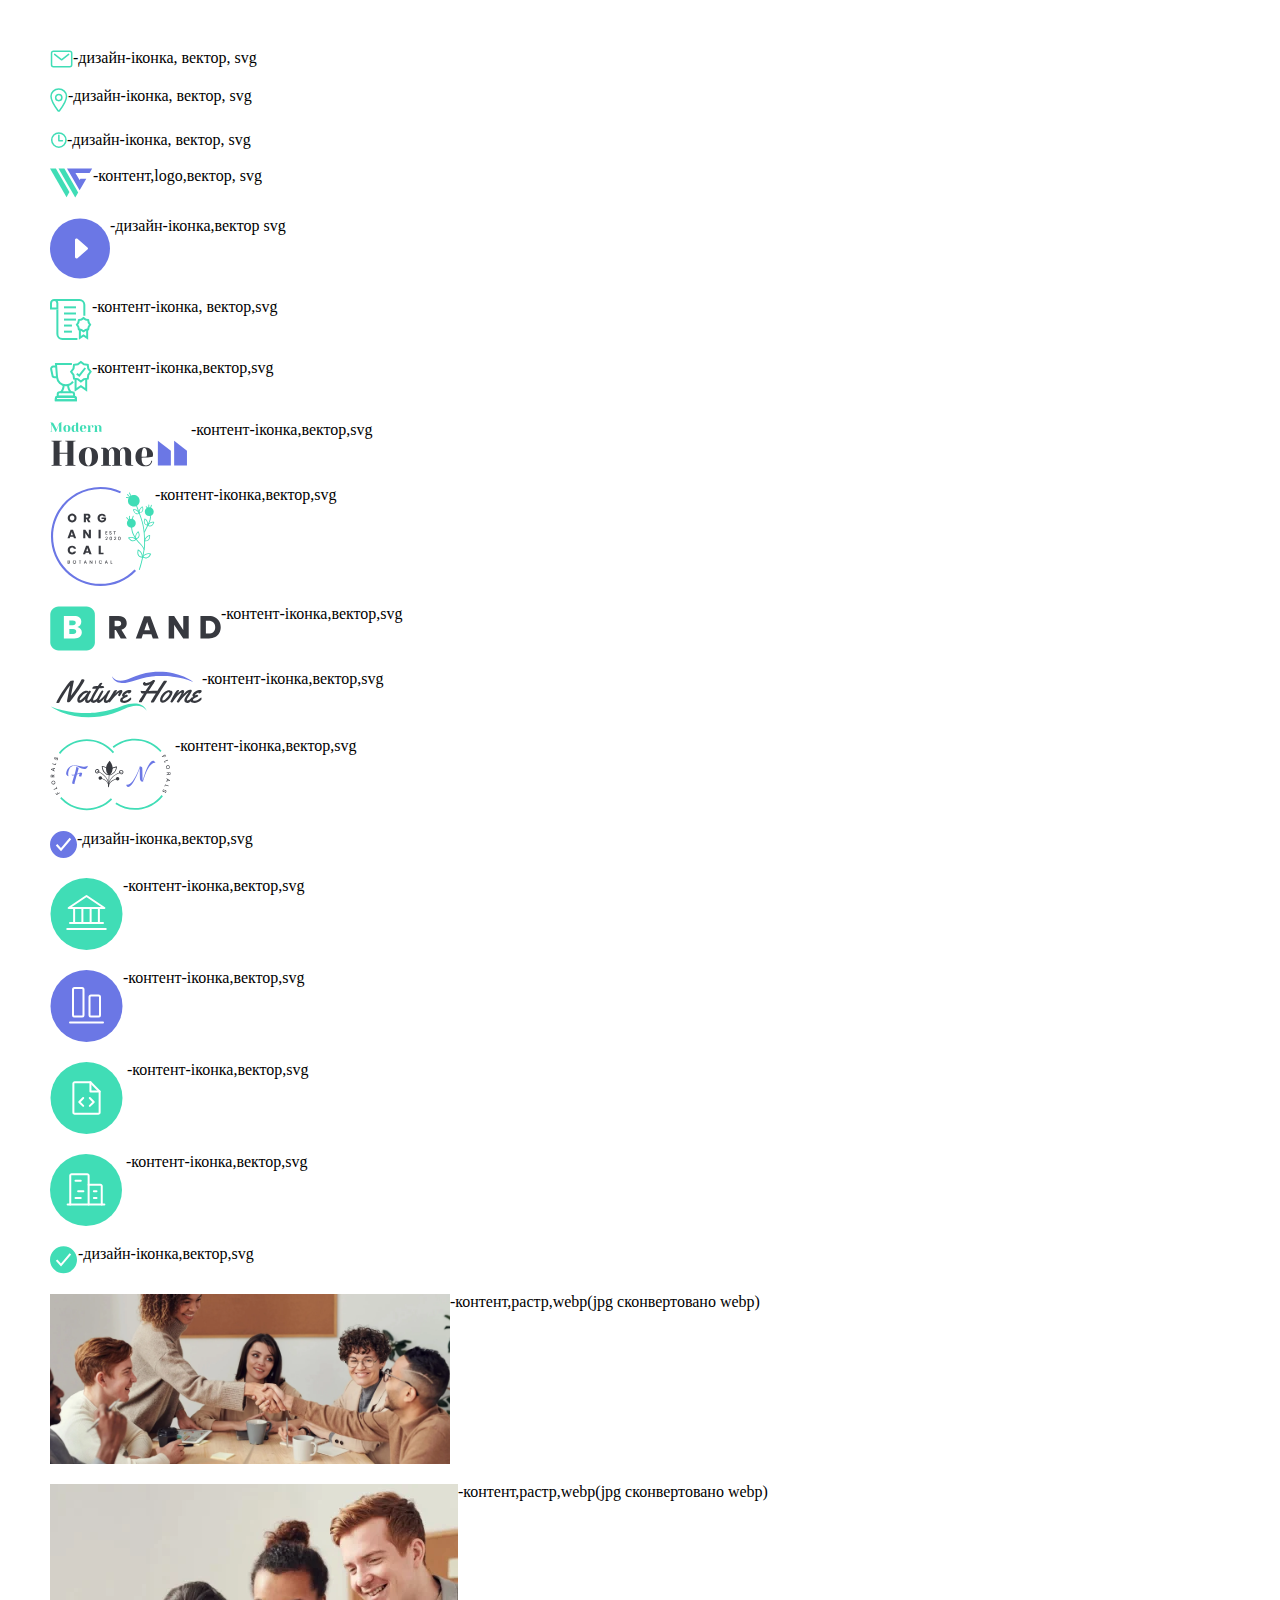
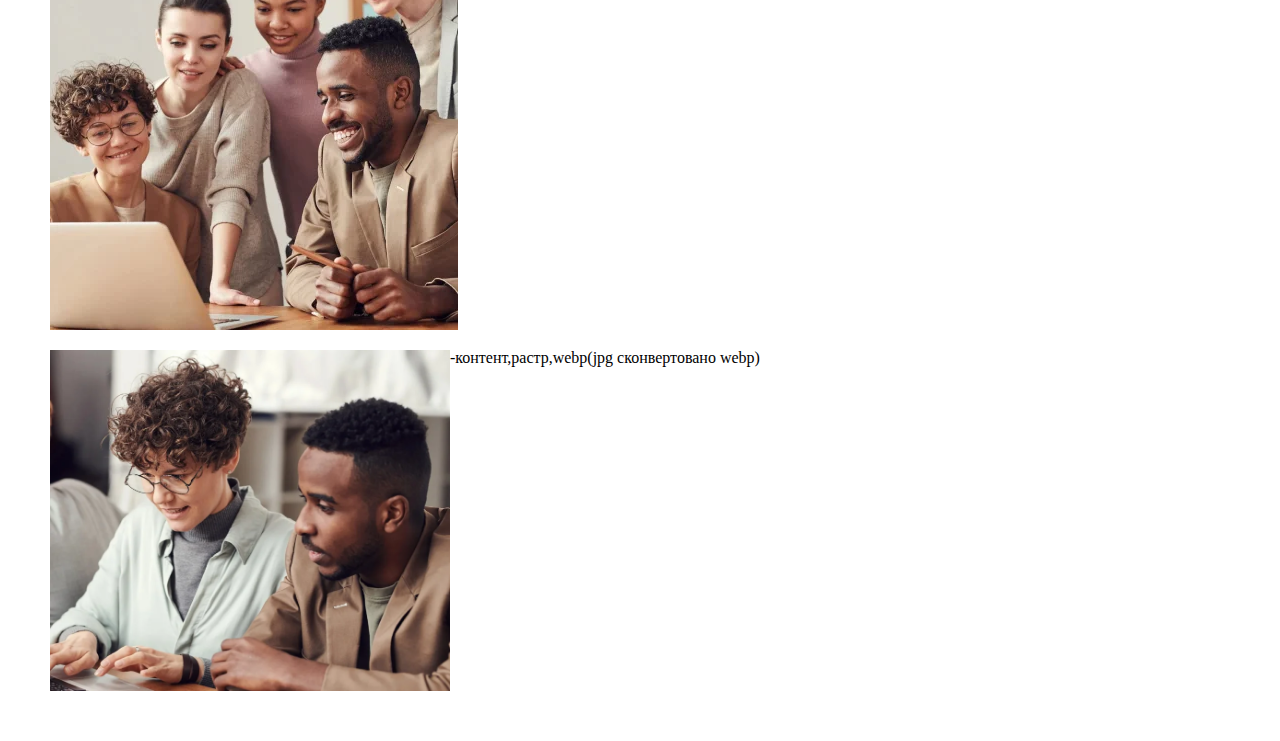
<file: lesson_10/index.html>
<!DOCTYPE html>
<html lang="en">
<head>
  <meta charset="UTF-8">
  <meta name="viewport" content="width=device-width, initial-scale=1.0">
  <link rel="stylesheet" href="css/style.css">
  <title>Lesson_10</title>
  </head>
  <body>
  <header>
  </header>


<main>

  <div class="blok-img">
    <p><img src="img/Icon(1).svg" alt="image">-дизайн-іконка, вектор, svg </p>
    <p><img src="img/Icon.svg" alt="image">-дизайн-іконка, вектор, svg </p>
    <p><img src="img/Time.svg" alt="image">-дизайн-іконка, вектор, svg </p>
    <p><img src="img/logo.svg" alt="image">-контент,logo,вектор, svg </p>
    <p><img src="img/PlayButten.svg" alt="image">-дизайн-іконка,вектор svg </p>
    <p><img src="img/diploma.svg" alt="image">-контент-іконка, вектор,svg </p>
    <p><img src="img/pennant.svg" alt="image">-контент-іконка,вектор,svg </p>
    <p><img src="img/01.svg" alt="image"> -контент-іконка,вектор,svg </p>
    <p><img src="img/02.svg" alt="image">-контент-іконка,вектор,svg </p>
    <p><img src="img/03.svg" alt="image">-контент-іконка,вектор,svg</p>
    <p><img src="img/04.svg" alt="image">-контент-іконка,вектор,svg</p>
    <p><img src="img/05.svg" alt="image"> -контент-іконка,вектор,svg</p>
    <p><img src="img/Vector.svg" alt="image">-дизайн-іконка,вектор,svg </p>
    <p><img src="img/Icon(6).svg" alt="image">-контент-іконка,вектор,svg </p>
    <p><img src="img/Icon(7).svg" alt="image">-контент-іконка,вектор,svg </p>
    <p><img src="img/Icon(8).svg" alt="image"> -контент-іконка,вектор,svg </p>
    <p><img src="img/Icon(9).svg" alt="image"> -контент-іконка,вектор,svg </p>
    <p><img src="img/Vector(2).svg" alt="image">-дизайн-іконка,вектор,svg </p>
    <p><img src="img/Photo-1.webp" width="400" alt="image">-контент,растр,webp(jpg сконвертовано webp) </p>
    <p><img src="img/Photo-2.webp" alt="image">-контент,растр,webp(jpg сконвертовано webp) </p>
    <p><img src="img/Photo-3.webp" width="400" alt="image">-контент,растр,webp(jpg сконвертовано webp) </p>
  </div>
</main>

<footer>
</footer>

</body>

</html>
</file>
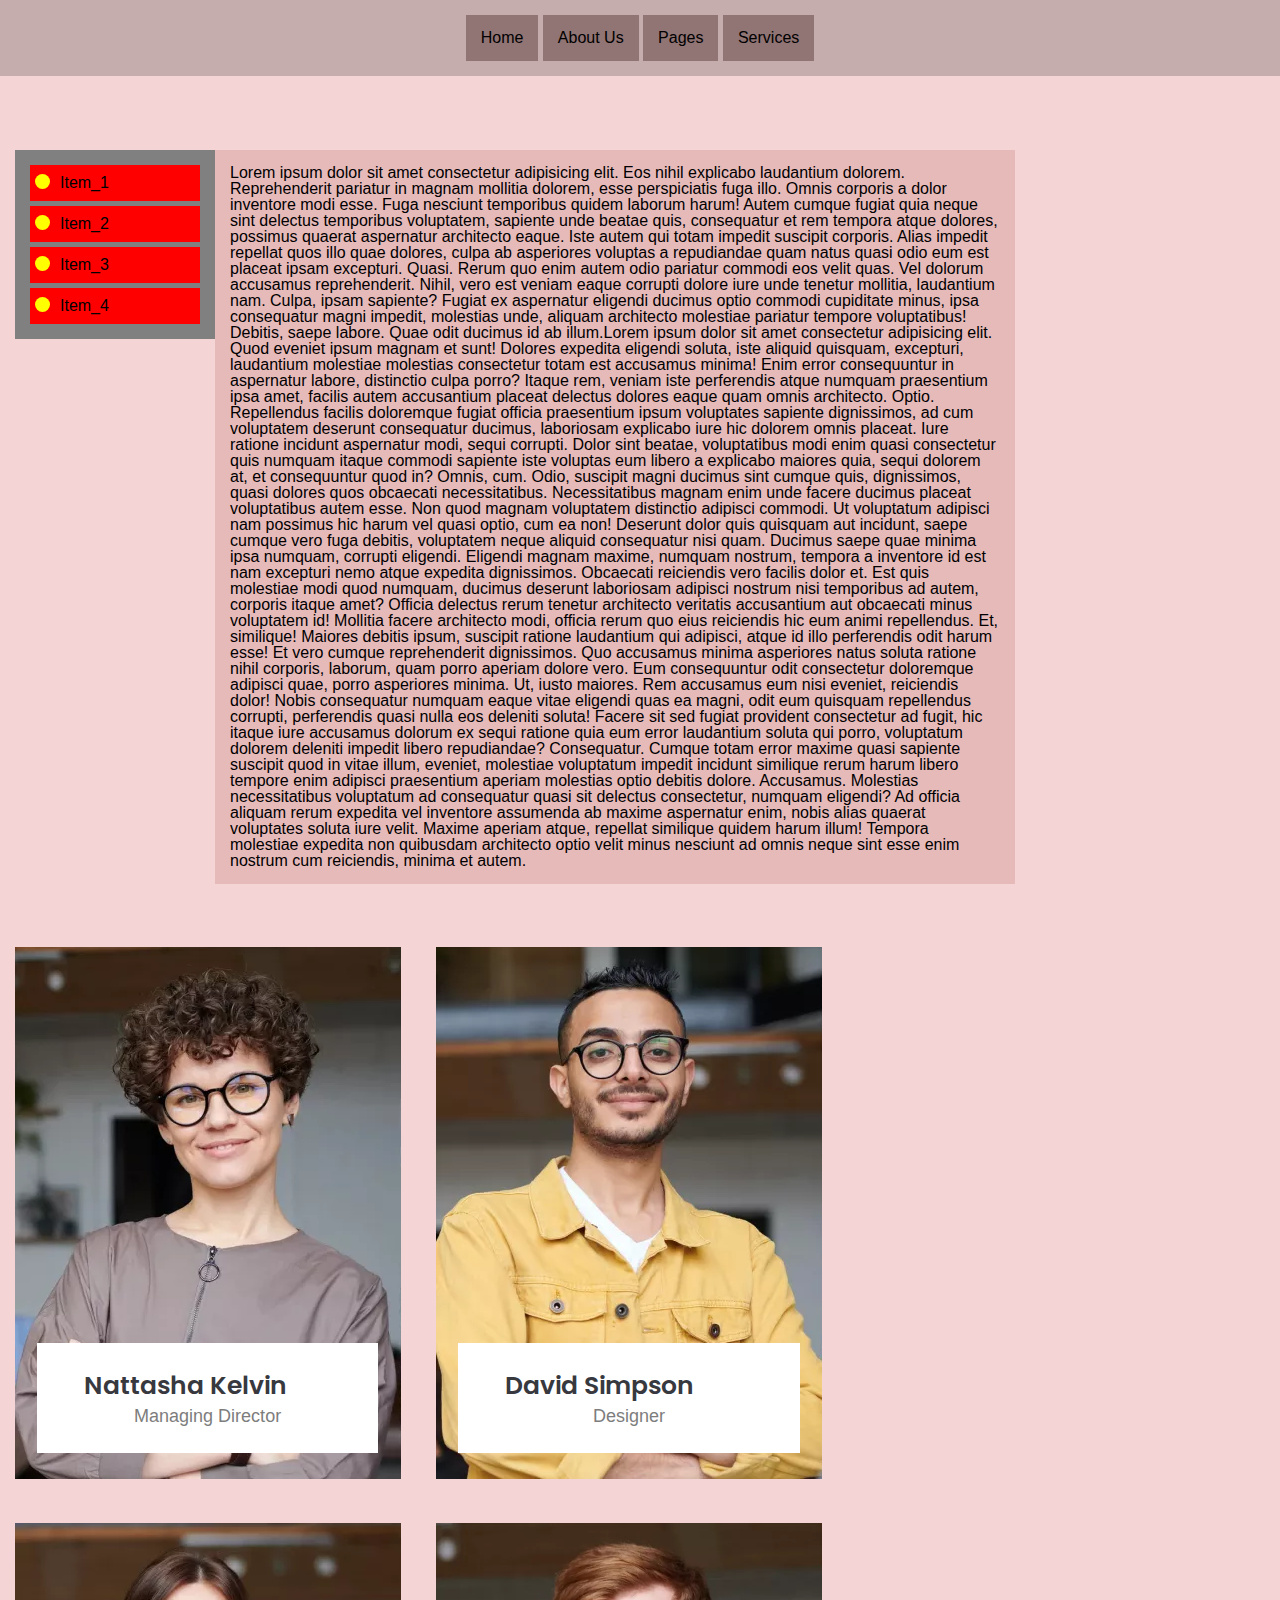
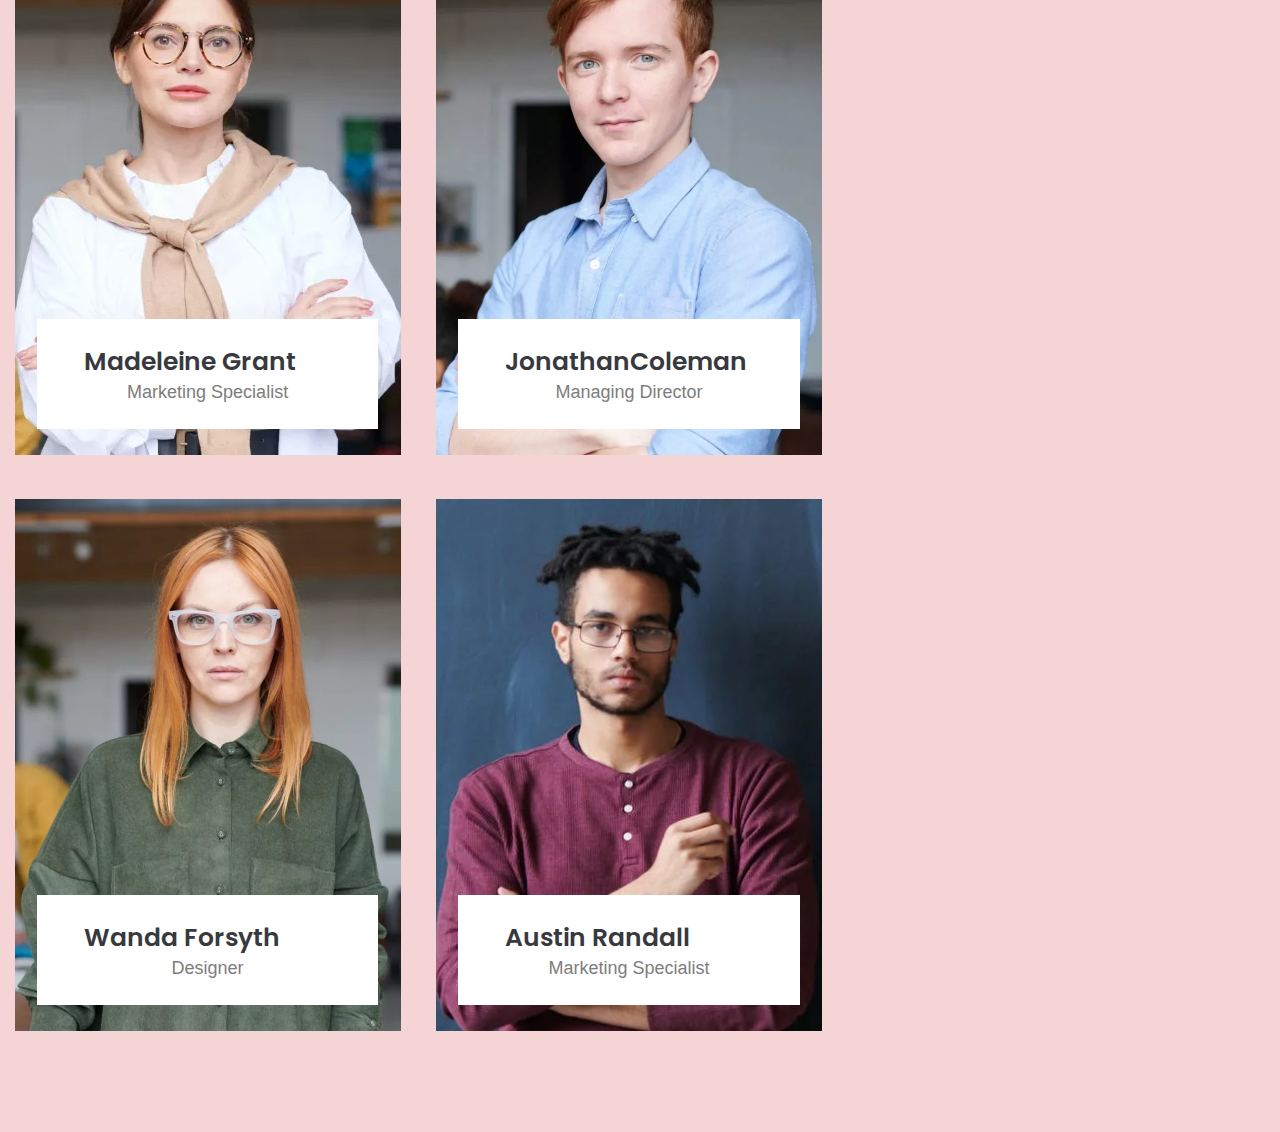
<file: lesson_12/index.html>
<!DOCTYPE html>
<html lang="en">
<head>
  <meta charset="UTF-8">
  <meta name="viewport" content="width=device-width, initial-scale=1.0">
  <link rel="stylesheet" href="css/style.css">
  <title>Lesson_12</title>
</head>

<body>
  <div class="wrapper">
    <header class="header header--fix">
      <div class="header__container">
        <nav class="header___menu menu">

          <ul class="menu__list">
            <li class="menu__item">
              <a href="#" class="menu__link">Home</a>
            </li>
            <li class="menu__item">
              <a href="#" class="menu__link">About Us</a>

              <ul class=" sub-menu">
                <li class="sub-menu__item">
                  <a href="#" class="sub-menu__link">Item-1</a>
                </li>
                <li class="sub-menu__item">
                  <a href="#" class="sub-menu__link">Item-2</a>
                </li>
                <li class="sub-menu__item">
                  <a href="#" class="sub-menu__link">Item-3</a>

                  <ul class="under-menu">
                    <li class="under-menu__item">
                      <a href="#" class="under-menu__link">Item #1</a>
                    </li>
                    <li class="under-menu__item">
                      <a href="#" class="under-menu__link">Item #2</a>
                    </li>
                    <li class="under-menu__item">
                      <a href="#" class="under-menu__link">Item #3</a>
                    </li>
                  </ul>
                </li>
              </ul>
            </li>
            <li class="menu__item">
              <a href="#" class="menu__link">Pages</a>
            </li>
            <li class="menu__item">
              <a href="#" class="menu__link">Services</a>
            </li>
          </ul>
        
      </nav>
    </div>
    </header>


    <main class="page">
      <div class="page__container">
        <div class="main">
          <div class="main__side side">
            <ul class="side__list">
              <li class="side__item"><a href="#" class="side__link">Item_1</a></li>
              <li class="side__item"><a href="#" class="side__link">Item_2</a></li>
              <li class="side__item"><a href="#" class="side__link">Item_3</a></li>
              <li class="side__item"><a href="#" class="side__link">Item_4</a>
                <ul class="sub-menu-side">
                  <li class="sub-menu-side__item"><a href="#" class="sub-menu-side__link">Item #1</a></li>
                  <li class="sub-menu-side__item"><a href="#" class="sub-menu-side__link">Item #2</a></li>
                  <li class="sub-menu-side__item"><a href="#" class="sub-menu-side__link">Item #3</a></li>
                </ul>
              </li>
            </ul>
          </div>
          <div class="content">
            <p>Lorem ipsum dolor sit amet consectetur adipisicing elit. Eos nihil explicabo laudantium dolorem.
              Reprehenderit pariatur in magnam mollitia dolorem, esse perspiciatis fuga illo. Omnis corporis a dolor
              inventore modi esse.
              Fuga nesciunt temporibus quidem laborum harum! Autem cumque fugiat quia neque sint delectus temporibus
              voluptatem, sapiente unde beatae quis, consequatur et rem tempora atque dolores, possimus quaerat
              aspernatur architecto eaque.
              Iste autem qui totam impedit suscipit corporis. Alias impedit repellat quos illo quae dolores, culpa ab
              asperiores voluptas a repudiandae quam natus quasi odio eum est placeat ipsam excepturi. Quasi.
              Rerum quo enim autem odio pariatur commodi eos velit quas. Vel dolorum accusamus reprehenderit. Nihil,
              vero est veniam eaque corrupti dolore iure unde tenetur mollitia, laudantium nam. Culpa, ipsam sapiente?
              Fugiat ex aspernatur eligendi ducimus optio commodi cupiditate minus, ipsa consequatur magni impedit,
              molestias unde, aliquam architecto molestiae pariatur tempore voluptatibus! Debitis, saepe labore. Quae
              odit ducimus id ab illum.Lorem ipsum dolor sit amet consectetur adipisicing elit. Quod eveniet ipsum
              magnam et sunt! Dolores expedita eligendi soluta, iste aliquid quisquam, excepturi, laudantium molestiae
              molestias consectetur totam est accusamus minima!
              Enim error consequuntur in aspernatur labore, distinctio culpa porro? Itaque rem, veniam iste perferendis
              atque numquam praesentium ipsa amet, facilis autem accusantium placeat delectus dolores eaque quam omnis
              architecto. Optio.
              Repellendus facilis doloremque fugiat officia praesentium ipsum voluptates sapiente dignissimos, ad cum
              voluptatem deserunt consequatur ducimus, laboriosam explicabo iure hic dolorem omnis placeat. Iure ratione
              incidunt aspernatur modi, sequi corrupti.
              Dolor sint beatae, voluptatibus modi enim quasi consectetur quis numquam itaque commodi sapiente iste
              voluptas eum libero a explicabo maiores quia, sequi dolorem at, et consequuntur quod in? Omnis, cum.
              Odio, suscipit magni ducimus sint cumque quis, dignissimos, quasi dolores quos obcaecati necessitatibus.
              Necessitatibus magnam enim unde facere ducimus placeat voluptatibus autem esse. Non quod magnam voluptatem
              distinctio adipisci commodi.
              Ut voluptatum adipisci nam possimus hic harum vel quasi optio, cum ea non! Deserunt dolor quis quisquam
              aut incidunt, saepe cumque vero fuga debitis, voluptatem neque aliquid consequatur nisi quam.
              Ducimus saepe quae minima ipsa numquam, corrupti eligendi. Eligendi magnam maxime, numquam nostrum,
              tempora a inventore id est nam excepturi nemo atque expedita dignissimos. Obcaecati reiciendis vero
              facilis dolor et.
              Est quis molestiae modi quod numquam, ducimus deserunt laboriosam adipisci nostrum nisi temporibus ad
              autem, corporis itaque amet? Officia delectus rerum tenetur architecto veritatis accusantium aut obcaecati
              minus voluptatem id!
              Mollitia facere architecto modi, officia rerum quo eius reiciendis hic eum animi repellendus. Et,
              similique! Maiores debitis ipsum, suscipit ratione laudantium qui adipisci, atque id illo perferendis odit
              harum esse!
              Et vero cumque reprehenderit dignissimos. Quo accusamus minima asperiores natus soluta ratione nihil
              corporis, laborum, quam porro aperiam dolore vero. Eum consequuntur odit consectetur doloremque adipisci
              quae, porro asperiores minima.
              Ut, iusto maiores. Rem accusamus eum nisi eveniet, reiciendis dolor! Nobis consequatur numquam eaque vitae
              eligendi quas ea magni, odit eum quisquam repellendus corrupti, perferendis quasi nulla eos deleniti
              soluta!
              Facere sit sed fugiat provident consectetur ad fugit, hic itaque iure accusamus dolorum ex sequi ratione
              quia eum error laudantium soluta qui porro, voluptatum dolorem deleniti impedit libero repudiandae?
              Consequatur.
              Cumque totam error maxime quasi sapiente suscipit quod in vitae illum, eveniet, molestiae voluptatum
              impedit incidunt similique rerum harum libero tempore enim adipisci praesentium aperiam molestias optio
              debitis dolore. Accusamus.
              Molestias necessitatibus voluptatum ad consequatur quasi sit delectus consectetur, numquam eligendi? Ad
              officia aliquam rerum expedita vel inventore assumenda ab maxime aspernatur enim, nobis alias quaerat
              voluptates soluta iure velit.
              Maxime aperiam atque, repellat similique quidem harum illum! Tempora molestiae expedita non quibusdam
              architecto optio velit minus nesciunt ad omnis neque sint esse enim nostrum cum reiciendis, minima et
              autem.
            </p>
          </div>
        </div>


        <div class="section__image">
          <div class="blok-image">
            <div class="blok-image__item">
              <img src="img/Photo1.jpg.webp" alt="image">
            </div>
            <div class="blok-image__ socials socials">
              <a href="#" class="socials__link"><img src="img/Insta.svg" alt="insta"></a>
              <a href="#" class="socials__link"><img src="img/Fb(1).svg" alt="facebook"></a>
              <a href="#" class="socials__link"><img src="img/Twiter.svg" alt="tweetter"></a>
            </div>
            <div class="blok-image__content content-image">
              <h2 class="content-image__title">Nattasha Kelvin</h2>
              <div class="content-image__text">
                <p>Managing Director</p>
              </div>
            </div>
          </div>
          <div class="blok-image">
            <div class="blok-image__item">
              <img src="img/Photo2(2).jpg.webp" alt="image">
            </div>
            <div class="blok-image__ socials socials">
              <a href="#" class="socials__link"><img src="img/Insta.svg" alt="insta"></a>
              <a href="#" class="socials__link"><img src="img/Fb(1).svg" alt="facebook"></a>
              <a href="#" class="socials__link"><img src="img/Twiter.svg" alt="tweetter"></a>
            </div>
            <div class="blok-image__content content-image">
              <h2 class="content-image__title">David Simpson</h2>
              <div class="content-image__text">
                <p>Designer</p>
              </div>
            </div>
          </div>
          <div class="blok-image">
            <div class="blok-image__item">
              <img src="img/Photo3.jpg.webp" alt="image">
            </div>
            <div class="blok-image__ socials socials">
              <a href="#" class="socials__link"><img src="img/Insta.svg" alt="insta"></a>
              <a href="#" class="socials__link"><img src="img/Fb(1).svg" alt="facebook"></a>
              <a href="#" class="socials__link"><img src="img/Twiter.svg" alt="tweetter"></a>
            </div>
            <div class="blok-image__content content-image">
              <h2 class="content-image__title">Madeleine Grant</h2>
              <div class="content-image__text">
                <p>Marketing Specialist</p>
              </div>
            </div>
          </div>
          <div class="blok-image">
            <div class="blok-image__item">
              <img src="img/Phot4.jpg.webp" width="386" alt="image">
            </div>
            <div class="blok-image__ socials socials">
              <a href="#" class="socials__link"><img src="img/Insta.svg" alt="insta"></a>
              <a href="#" class="socials__link"><img src="img/Fb(1).svg" alt="facebook"></a>
              <a href="#" class="socials__link"><img src="img/Twiter.svg" alt="tweetter"></a>
            </div>
            <div class="blok-image__content content-image">
              <h2 class="content-image__title">JonathanColeman</h2>
              <div class="content-image__text">
                <p>Managing Director</p>
              </div>
            </div>
          </div>
          <div class="blok-image">
            <div class="blok-image__item">
              <img src="img/Photo(5).jpg.webp" width="386" alt="image">
            </div>
            <div class="blok-image__ socials socials">
              <a href="#" class="socials__link"><img src="img/Insta.svg" alt="insta"></a>
              <a href="#" class="socials__link"><img src="img/Fb(1).svg" alt="facebook"></a>
              <a href="#" class="socials__link"><img src="img/Twiter.svg" alt="tweetter"></a>
            </div>
            <div class="blok-image__content content-image">
              <h2 class="content-image__title">Wanda Forsyth</h2>
              <div class="content-image__text">
                <p>Designer</p>
              </div>
            </div>
          </div>
          <div class="blok-image">
            <div class="blok-image__item">
              <img src="img/Phot6.jpg" width="386" alt="image">
            </div>
            <div class="blok-image__ socials socials">
              <a href="#" class="socials__link"><img src="img/Insta.svg" alt="insta"></a>
              <a href="#" class="socials__link"><img src="img/Fb(1).svg" alt="facebook"></a>
              <a href="#" class="socials__link"><img src="img/Twiter.svg" alt="tweetter"></a>
            </div>
            <div class="blok-image__content content-image">
              <h2 class="content-image__title">Austin Randall</h2>
              <div class="content-image__text">
                <p>Marketing Specialist</p>
              </div>
            </div>
          </div>
        </div>


        
      
    
      </div>
  </main>
  <footer>
  </footer>
  </div>
</body>

</html>
</file>
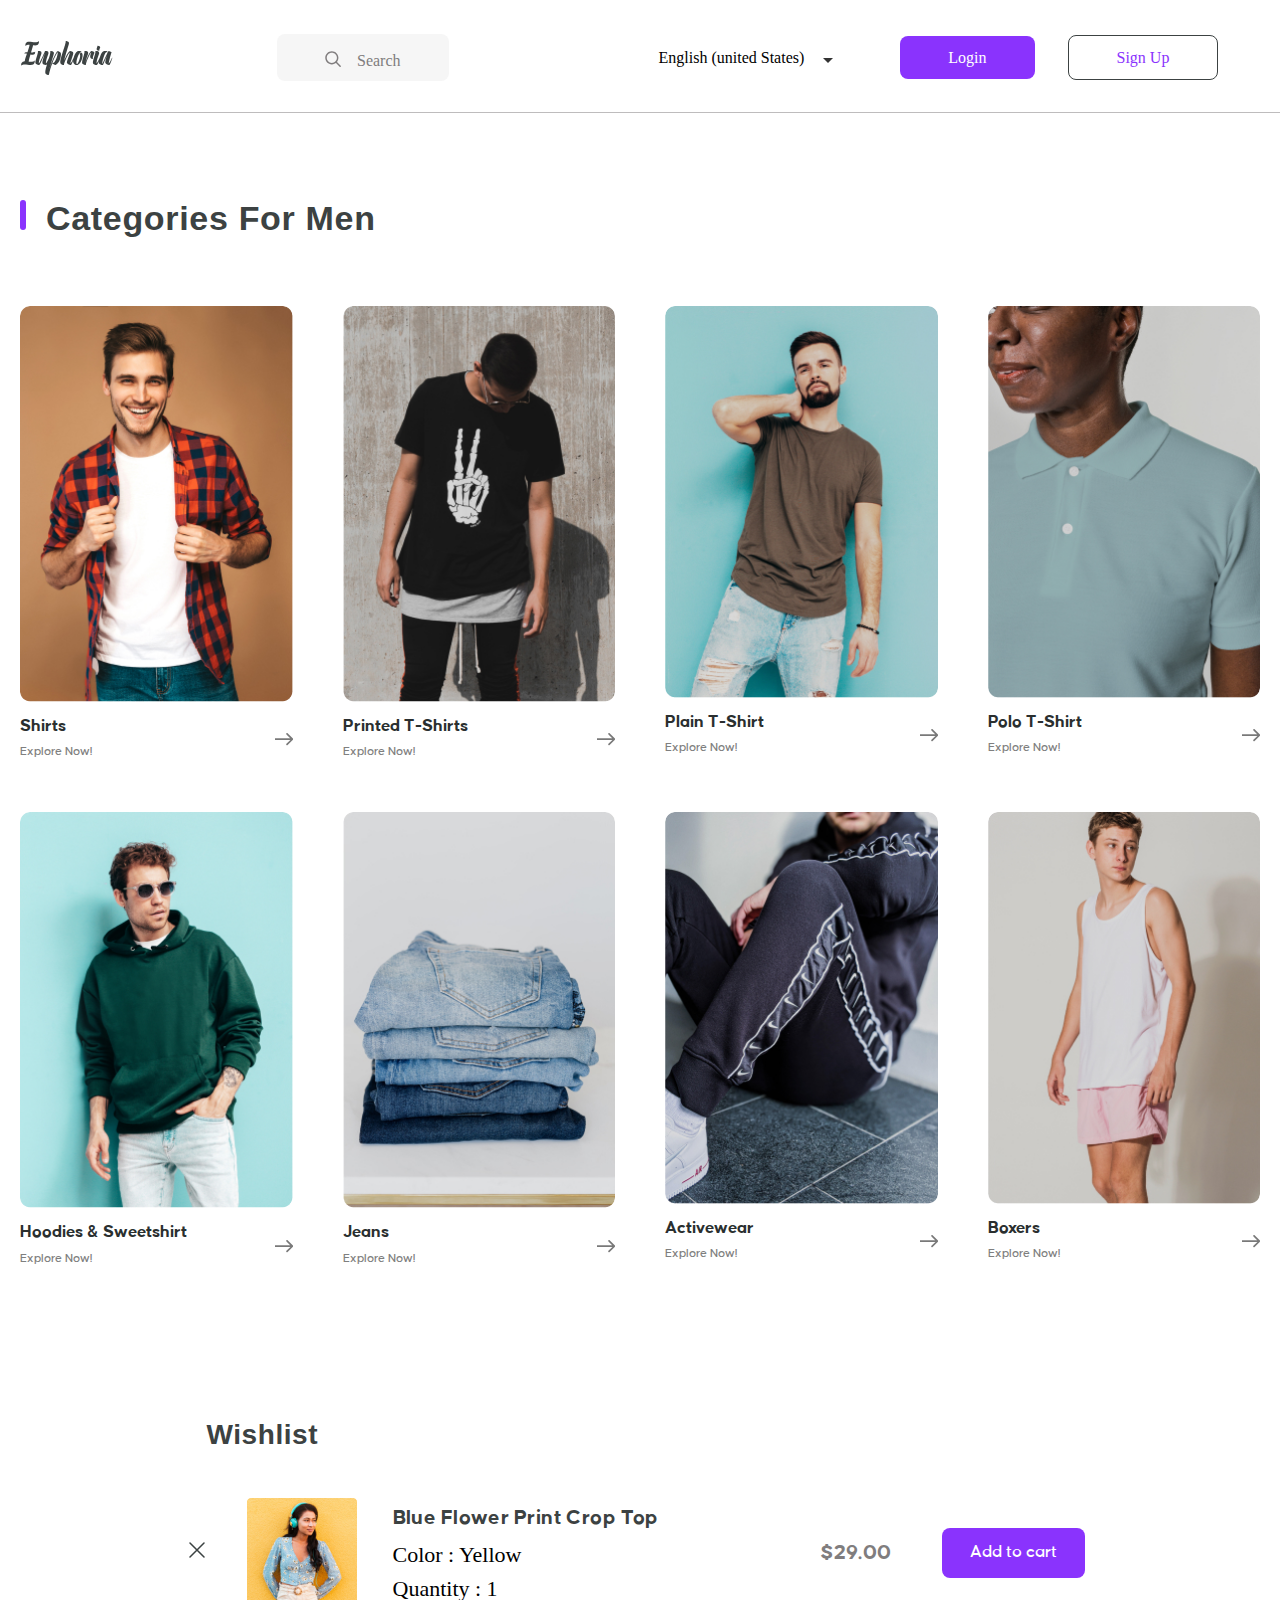
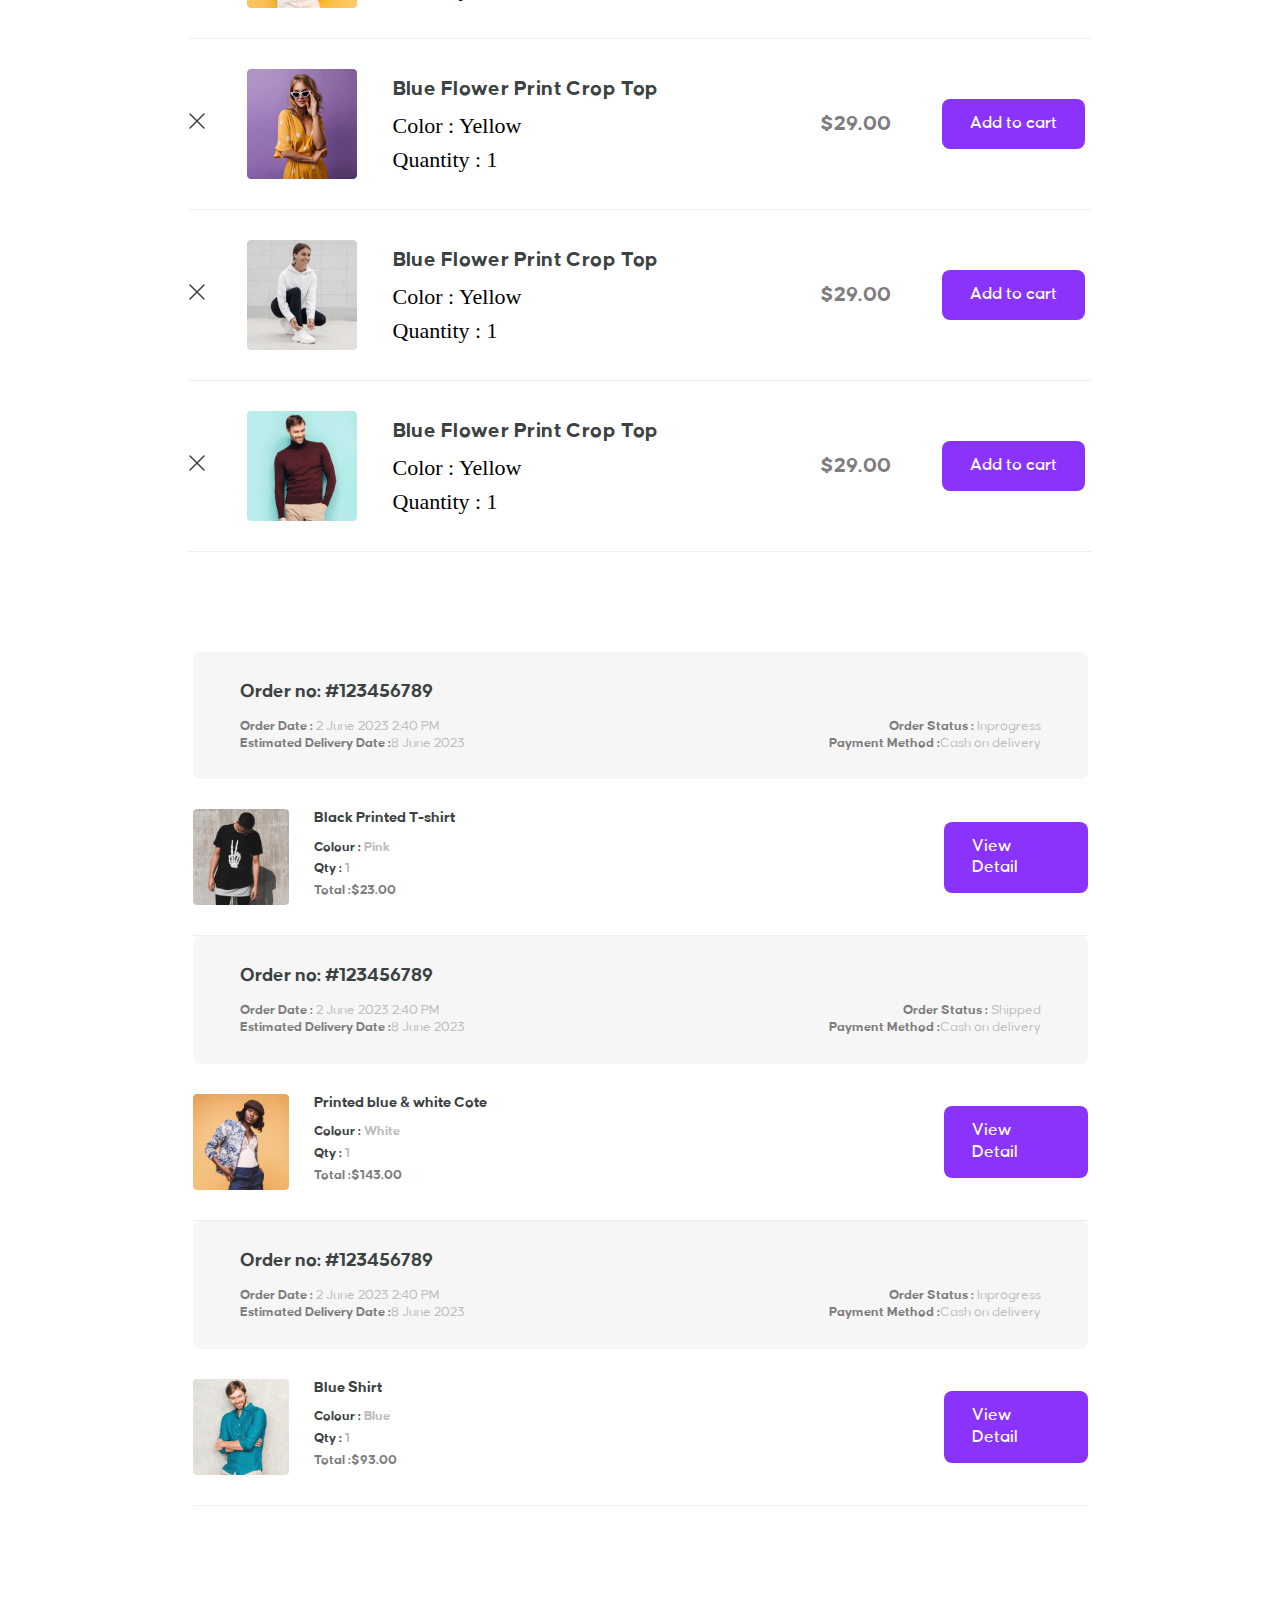
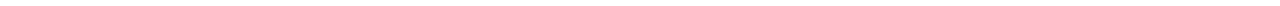
<file: lesson_15/index.html>
<!DOCTYPE html>
<html lang="en">

<head>
  <meta charset="UTF-8">
  <meta name="viewport" content="width=device-width, initial-scale=1.0">
  <link rel="stylesheet" href="css/style.css">
  <title>Lesson_15</title>
</head>

<body>
  <div class="wrapper">
    <header class="header">
      <div class="header__container">
        <a href="#" class="header__logo"><img src="img/header/Euphoria.svg" alt="logo"></a>
        <div class="header__search">Search</div>
        <a href="#" class="header__country">English (united States)</a>
        <div class="header__buttons buttons">
          <a href="#" class="buttons__button button">Login</a>
          <a href="#" class="buttons__button button button--border">Sign Up</a>
        </div>
      </div>
    </header>
    <main class="main">
      <div class="main__container">
        <div class="main__categories categorie">
          <div class="categorie__men">
            <h2 class="categorie__men-title">Categories For Men</h2>
            <div class="categorie__men-products">
              <div class="categorie__column">
                <div class="categorie__products-item item-product">
                  <a href="#" class="item-product__image"><img src="img/main/1.jpg" alt="image"></a>
                  <div class="item-product__body">
                    <div class="item-product__content">
                      <h3 class="item-product__subtitle"><a href="#" class="item-product__link-subtitle">Shirts</a></h3>
                      <div class="item-product__text">
                        Explore Now!
                      </div>
                    </div>
                    <a href="#" class="item-product__link"></a>
                  </div>
                </div>
              </div>
              <div class="categorie__column">
                <div class="categorie__products-item item-product">
                  <a href="#" class="item-product__image"><img src="img/main/2.jpg" alt="image"></a>
                  <div class="item-product__body">
                    <div class="item-product__content">
                      <h3 class="item-product__subtitle"><a href="#" class="item-product__link-subtitle">Printed
                          T-Shirts</a></h3>
                      <div class="item-product__text">
                        Explore Now!
                      </div>
                    </div>
                    <a href="#" class="item-product__link"></a>
                  </div>
                </div>
              </div>
              <div class="categorie__column">
                <div class="categorie__products-item item-product">
                  <a href="#" class="item-product__image"><img src="img/main/3.jpg" alt="image"></a>
                  <div class="item-product__body">
                    <div class="item-product__content">
                      <h3 class="item-product__subtitle"><a href="#" class="item-product__link-subtitle">Plain T-Shirt</a>
                      </h3>
                      <div class="item-product__text">
                        Explore Now!
                      </div>
                    </div>
                    <a href="#" class="item-product__link"></a>
                  </div>
                </div>
              </div>
              <div class="categorie__column">
                <div class="categorie__products-item item-product">
                  <a href="#" class="item-product__image"><img src="img/main/4.jpg" alt="image"></a>
                  <div class="item-product__body">
                    <div class="item-product__content">
                      <h3 class="item-product__subtitle"><a href="#" class="item-product__link-subtitle">Polo T-Shirt</a>
                      </h3>
                      <div class="item-product__text">
                        Explore Now!
                      </div>
                    </div>
                    <a href="#" class="item-product__link"></a>
                  </div>
                </div>
              </div>
              <div class="categorie__column">
                <div class="categorie__products-item item-product">
                  <a href="#" class="item-product__image"><img src="img/main/5.jpg" alt="image"></a>
                  <div class="item-product__body">
                    <div class="item-product__content">
                      <h3 class="item-product__subtitle"><a href="#" class="item-product__link-subtitle">Hoodies &
                          Sweetshirt</a></h3>
                      <div class="item-product__text">
                        Explore Now!
                      </div>
                    </div>
                    <a href="#" class="item-product__link"></a>
                  </div>
                </div>
              </div>
              <div class="categorie__column">
                <div class="categorie__products-item item-product">
                  <a href="#" class="item-product__image"><img src="img/main/6.jpg" alt="image"></a>
                  <div class="item-product__body">
                    <div class="item-product__content">
                      <h3 class="item-product__subtitle"><a href="#" class="item-product__link-subtitle">Jeans</a></h3>
                      <div class="item-product__text">
                        Explore Now!
                      </div>
                    </div>
                    <a href="#" class="item-product__link"></a>
                  </div>
                </div>
              </div>
              <div class="categorie__column">
                <div class="categorie__products-item item-product">
                  <a href="#" class="item-product__image"><img src="img/main/8.jpg" alt="image"></a>
                  <div class="item-product__body">
                    <div class="item-product__content">
                      <h3 class="item-product__subtitle"><a href="#" class="item-product__link-subtitle">Activewear</a></h3>
                      <div class="item-product__text">
                        Explore Now!
                      </div>
                    </div>
                    <a href="#" class="item-product__link"></a>
                  </div>
                </div>
              </div>
              <div class="categorie__column">
                <div class="categorie__products-item item-product">
                  <a href="#" class="item-product__image"><img src="img/main/7.jpg" alt="image"></a>
                  <div class="item-product__body">
                    <div class="item-product__content">
                      <h3 class="item-product__subtitle"><a href="#" class="item-product__link-subtitle">Boxers</a></h3>
                      <div class="item-product__text">
                        Explore Now!
                      </div>
                    </div>
                    <a href="#" class="item-product__link"></a>
                  </div>
                </div>
              </div>
            </div>
          </div>
        </div>
        <div class="main__page1">
          <div class="main__wishlist">
            <h3 class="main__subtitle-wishlist">Wishlist</h3>
            <div class="main__product-container product">
              <div class="product__item">
                <div class="product__sidebar-left">
                  <a href="#" class="product__link"></a>
                  <a href="#" class="product__image"><img src="img/main/2.1.jpg" alt="image"> </a>
                  <div class="product__content">
                    <h3 class="product__subtitle"><a href="#">Blue Flower Print Crop Top</a></h3>
                    <div class="product__text">Color : Yellow</div>
                    <div class="product__text">Quantity : 1</div>
                  </div>
                </div>
                <div class="product__sidebar-right">
                  <span class="product__price">$29.00</span>
                  <a href="#" class="product__button">Add to cart</a>
                </div>
              </div>
              <div class="product__item">
                <div class="product__sidebar-left">
                  <a href="#" class="product__link"></a>
                  <a href="#" class="product__image"><img src="img/main/2.2.jpg" alt="image"> </a>
                  <div class="product__content">
                    <h3 class="product__subtitle"><a href="#">Blue Flower Print Crop Top</a></h3>
                    <div class="product__text">Color : Yellow</div>
                    <div class="product__text">Quantity : 1</div>
                  </div>
                </div>
                <div class="product__sidebar-right">
                  <span class="product__price">$29.00</span>
                  <a href="#" class="product__button">Add to cart</a>
                </div>
              </div>
              <div class="product__item">
                <div class="product__sidebar-left">
                  <a href="#" class="product__link"></a>
                  <a href="#" class="product__image"><img src="img/main/2.3.jpg" alt="image"> </a>
                  <div class="product__content">
                    <h3 class="product__subtitle"><a href="#">Blue Flower Print Crop Top</a></h3>
                    <div class="product__text">Color : Yellow</div>
                    <div class="product__text">Quantity : 1</div>
                  </div>
                </div>
                <div class="product__sidebar-right">
                  <span class="product__price">$29.00</span>
                  <a href="#" class="product__button">Add to cart</a>
                </div>
              </div>
              <div class="product__item">
                <div class="product__sidebar-left">
                  <a href="#" class="product__link"></a>
                  <a href="#" class="product__image"><img src="img/main/2.4.jpg" alt="image"> </a>
                  <div class="product__content">
                    <h3 class="product__subtitle"><a href="#">Blue Flower Print Crop Top</a></h3>
                    <div class="product__text">Color : Yellow</div>
                    <div class="product__text">Quantity : 1</div>
                  </div>
                </div>
                <div class="product__sidebar-right">
                  <span class="product__price">$29.00</span>
                  <a href="#" class="product__button">Add to cart</a>
                </div>
              </div>
            </div>
          </div>
        </div>


        <div class="main__page2">
          <div class="main__orders orders">
            <div class="main__blok order">
              <div class="order__left-side">
                <h2 class="order__subtitle">Order no: #123456789</h2>
                <p class="order__text">Order Date : <span>2 June 2023 2:40 PM</span> </p>
                <p class="order__text">Estimated Delivery Date :<span>8 June 2023</span></p>
              </div>
              <div class="order__right-side">
                <p class="order__text">Order Status : <span>Inprogress</span></p>
                <p class="order__text">Payment Method :<span>Cash on delivery</span></p>
              </div>
            </div>
            <div class="orders__blok-content content">
              <div class="content__left-side ">
                <a href="#" class="content__image"> <img src="img/main/3.1.jpg" alt="image"></a>
                <div class="content__details">
                  <h3 class="content__subtitle"><a href="#">Black Printed T-shirt</a></h3>
                  <p class="content__text">Colour : <span>Pink</span></p>
                  <p class="content__text">Qty : <span>1</span></p>
                  <p class="content__text content__text--grey">Total :$23.00</p>
                </div>
              </div>
              <div class="content__right">
                <a href="#" class="content__button">View Detail</a>
              </div>
            </div>
          </div>
          <div class="main__orders orders">
            <div class="main__blok order">
              <div class="order__left-side">
                <h2 class="order__subtitle">Order no: #123456789</h2>
                <p class="order__text">Order Date : <span>2 June 2023 2:40 PM</span> </p>
                <p class="order__text">Estimated Delivery Date :<span>8 June 2023</span></p>
              </div>
              <div class="order__right-side">
                <p class="order__text">Order Status : <span>Shipped</span></p>
                <p class="order__text">Payment Method :<span>Cash on delivery</span></p>
              </div>
            </div>
            <div class="orders__blok-content content">
              <div class="content__left-side ">
                <a href="#" class="content__image"> <img src="img/main/3.2.jpg" alt="image"></a>
                <div class="content__details">
                  <h3 class="content__subtitle"><a href="#">Printed blue & white Cote</a></h3>
                  <p class="content__text">Colour : <span>White</span></p>
                  <p class="content__text">Qty : <span>1</span></p>
                  <p class="content__text content__text--grey">Total :$143.00</p>
                </div>
              </div>
              <div class="content__right">
                <a href="#" class="content__button">View Detail</a>
              </div>
            </div>
          </div>
          <div class="main__orders orders">
            <div class="main__blok order">
              <div class="order__left-side">
                <h2 class="order__subtitle">Order no: #123456789</h2>
                <p class="order__text">Order Date : <span>2 June 2023 2:40 PM</span> </p>
                <p class="order__text">Estimated Delivery Date :<span>8 June 2023</span></p>
              </div>
              <div class="order__right-side">
                <p class="order__text">Order Status : <span>Inprogress</span></p>
                <p class="order__text">Payment Method :<span>Cash on delivery</span></p>
              </div>
            </div>
            <div class="orders__blok-content content">
              <div class="content__left-side ">
                <a href="#" class="content__image"> <img src="img/main/3.3.jpg" alt="image"></a>
                <div class="content__details">
                  <h3 class="content__subtitle"><a href="#">Blue Shirt</a></h3>
                  <p class="content__text">Colour : <span>Blue</span></p>
                  <p class="content__text">Qty : <span>1</span></p>
                  <p class="content__text content__text--grey">Total :$93.00</p>
                </div>
              </div>
              <div class="content__right">
                <a href="#" class="content__button">View Detail</a>
              </div>
            </div>
          </div>
        </div>









    </div>
  

</main>
</div>
<footer>
</footer>

</body>

</html>
</file>
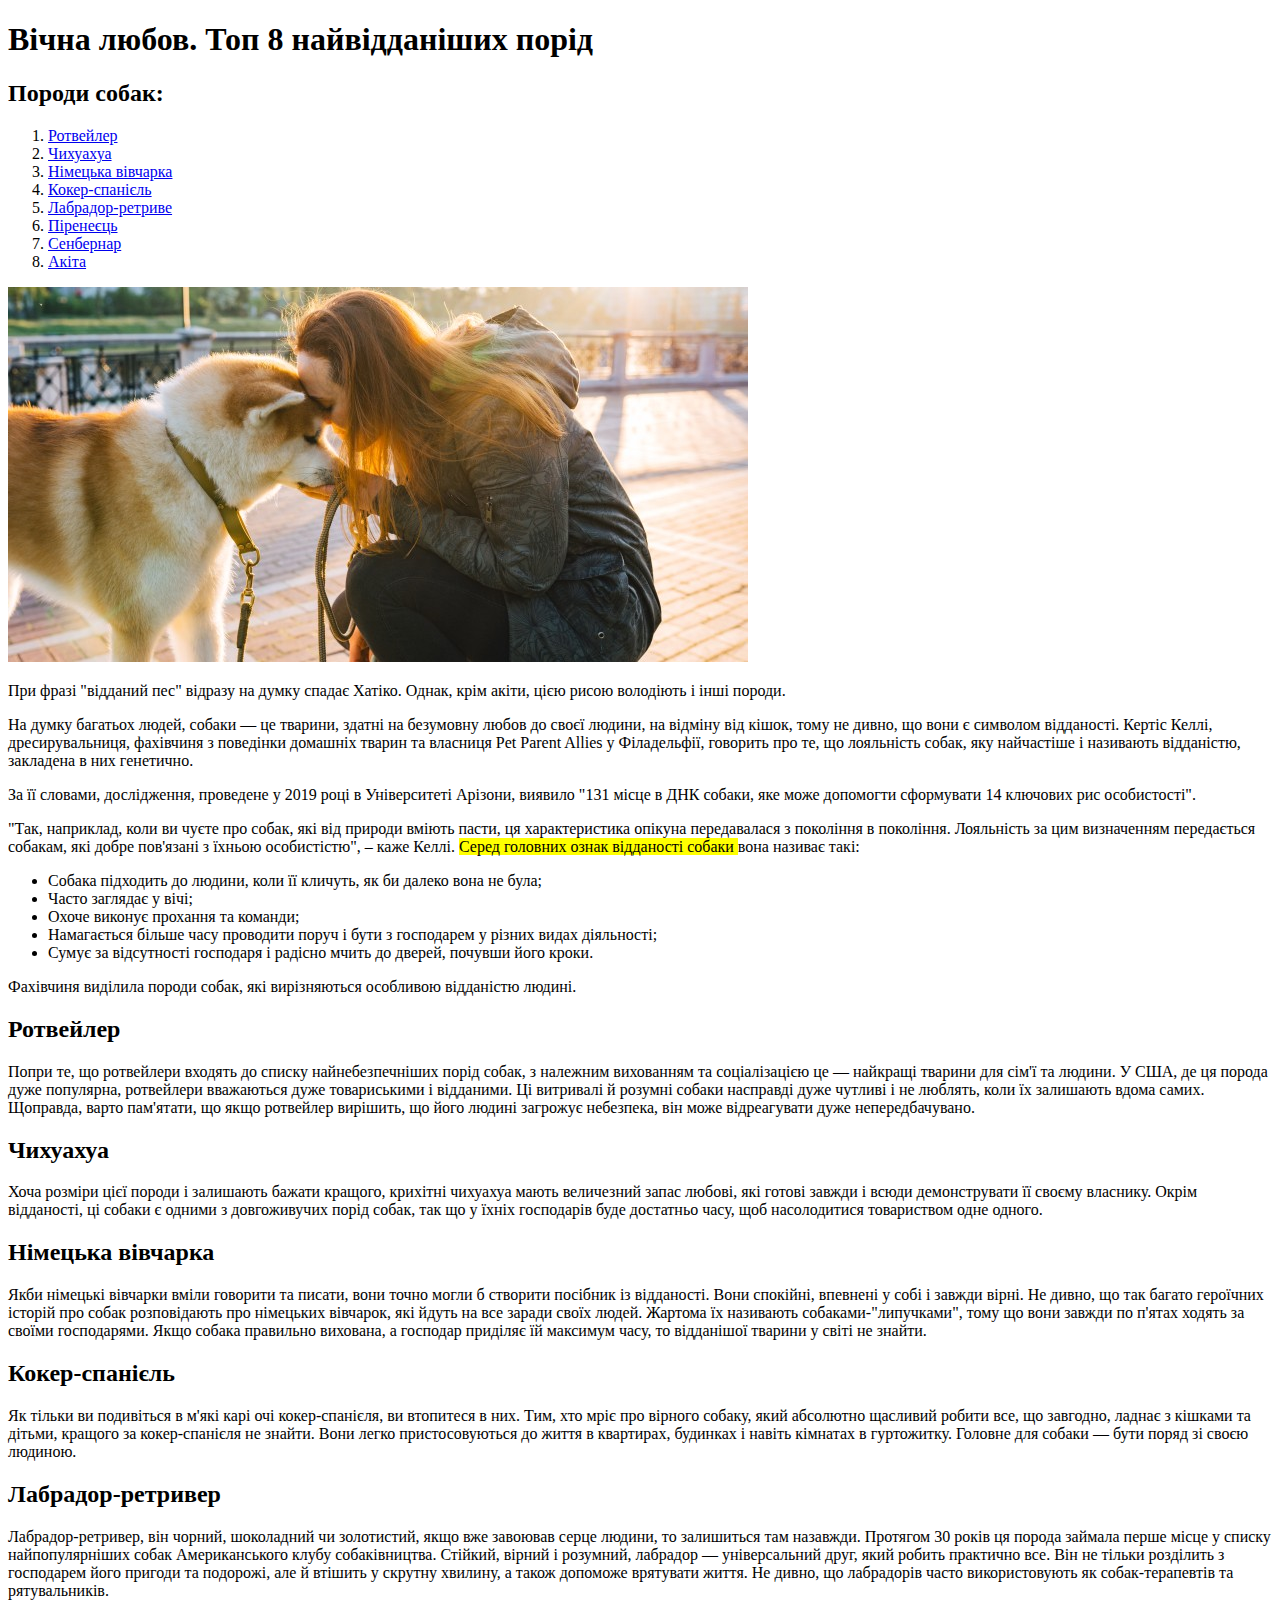
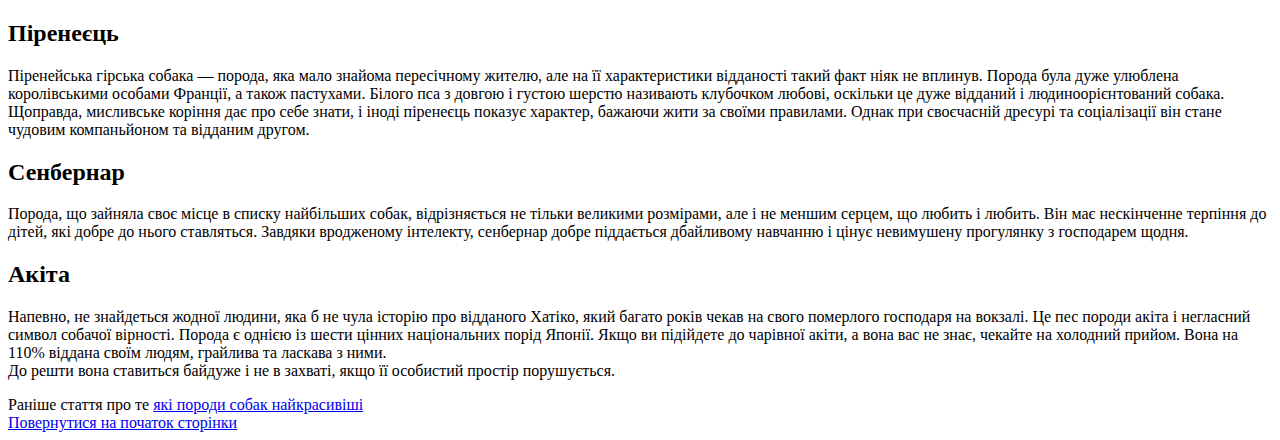
<file: lesson_2/index.html>
<!DOCTYPE html>
<html lang="uk">
  <head>
    <meta charset="UTF-8" />
    <meta name="viewport" content="width=device-width, initial-scale=1.0" >
    <title>lesson_2</title>
  </head>
  <body>
    <header>
      <h1 id="start">Вічна любов. Топ 8 найвідданіших порід</h1>
      <h2>Породи собак:</h2>
      <nav>
        <ol>
          <li><a href="#id_1"> Ротвейлер </a></li>
          <li><a href="#id_2"> Чихуахуа </a></li>
          <li><a href="#id_3">Німецька вівчарка </a></li>
          <li><a href="#id_4"> Кокер-спанієль</a></li>
          <li><a href="#id_5">Лабрадор-ретриве</a></li>
          <li><a href="#id_6">Піренеєць</a></li>
          <li><a href="#id_7">Сенбернар</a></li>
          <li><a href="#id_8">Акіта</a></li>
        </ol>
      </nav> 
      <img src="img/dogs.jpg" alt="Дівчина обіймає собаку породи akita" >
    </header>
    <main>
      <div class="hatico">
        <p>
          При фразі <span> "відданий пес" </span> відразу на думку спадає Хатіко. Однак, крім
          акіти, цією рисою володіють і інші породи.</p>
        <p>
          На думку багатьох людей, собаки — це тварини, здатні на безумовну
          любов до своєї людини, на відміну від кішок, тому не дивно, що вони є
          символом відданості. Кертіс Келлі, дресирувальниця, фахівчиня з
          поведінки домашніх тварин та власниця Pet Parent Allies у Філадельфії,
          говорить про те, що лояльність собак, яку найчастіше і називають
          відданістю, закладена в них генетично.</p>
        <p>
          За її словами, дослідження, проведене у 2019 році в Університеті
          Арізони, виявило "131 місце в ДНК собаки, яке може допомогти
          сформувати 14 ключових рис особистості".</p>
        <p>
          "Так, наприклад, коли ви чуєте про собак, які від природи вміють
          пасти, ця характеристика опікуна передавалася з покоління в покоління.
          Лояльність за цим визначенням передається собакам, які добре пов'язані
          з їхньою особистістю", – каже Келлі.
          <mark> Серед головних ознак відданості собаки </mark> вона називає
          такі:</p>
      </div>
      <ul>
        <li>
          Собака підходить до людини, коли її кличуть, як би далеко вона не
          була;</li>
        <li>Часто заглядає у вічі;</li>
        <li>Охоче виконує прохання та команди;</li>
        <li>
          Намагається більше часу проводити поруч і бути з господарем у різних
          видах діяльності;</li>
        <li>
          Сумує за відсутності господаря і радісно мчить до дверей, почувши його
          кроки.</li>
      </ul>
      <p>
        Фахівчиня виділила породи собак, які вирізняються особливою відданістю
        людині.
      </p>
      <h2 id="id_1">Ротвейлер</h2>
      <p>
        Попри те, що ротвейлери входять до списку найнебезпечніших порід собак,
        з належним вихованням та соціалізацією це — найкращі тварини для сім'ї
        та людини. У США, де ця порода дуже популярна, ротвейлери вважаються
        дуже товариськими і відданими. Ці витривалі й розумні собаки насправді
        дуже чутливі і не люблять, коли їх залишають вдома самих. Щоправда,
        варто пам'ятати, що якщо ротвейлер вирішить, що його людині загрожує
        небезпека, він може відреагувати дуже непередбачувано.
      </p>
      <h2 id="id_2">Чихуахуа</h2>
      <p>
        Хоча розміри цієї породи і залишають бажати кращого, крихітні чихуахуа
        мають величезний запас любові, які готові завжди і всюди демонструвати
        її своєму власнику. Окрім відданості, ці собаки є одними з довгоживучих
        порід собак, так що у їхніх господарів буде достатньо часу, щоб
        насолодитися товариством одне одного.
      </p>
      <h2 id="id_3">Німецька вівчарка</h2>
      <p>
        Якби німецькі вівчарки вміли говорити та писати, вони точно могли б
        створити посібник із відданості. Вони спокійні, впевнені у собі і завжди
        вірні. Не дивно, що так багато героїчних історій про собак розповідають
        про німецьких вівчарок, які йдуть на все заради своїх людей. Жартома їх
        називають собаками-"липучками", тому що вони завжди по п'ятах ходять за
        своїми господарями. Якщо собака правильно вихована, а господар приділяє
        їй максимум часу, то відданішої тварини у світі не знайти.
      </p>
      <h2 id="id_4">Кокер-спанієль</h2>
      <p>
        Як тільки ви подивіться в м'які карі очі кокер-спанієля, ви втопитеся в
        них. Тим, хто мріє про вірного собаку, який абсолютно щасливий робити
        все, що завгодно, ладнає з кішками та дітьми, кращого за кокер-спанієля
        не знайти. Вони легко пристосовуються до життя в квартирах, будинках і
        навіть кімнатах в гуртожитку. Головне для собаки — бути поряд зі своєю
        людиною.
      </p>
      <h2 id="id_5">Лабрадор-ретривер</h2>
      <p>
        Лабрадор-ретривер, він чорний, шоколадний чи золотистий, якщо вже
        завоював серце людини, то залишиться там назавжди. Протягом 30 років ця
        порода займала перше місце у списку найпопулярніших собак Американського
        клубу собаківництва. Стійкий, вірний і розумний, лабрадор —
        універсальний друг, який робить практично все. Він не тільки розділить з
        господарем його пригоди та подорожі, але й втішить у скрутну хвилину, а
        також допоможе врятувати життя. Не дивно, що лабрадорів часто
        використовують як собак-терапевтів та рятувальників.
      </p>
      <h2 id="id_6">Піренеєць</h2>
      <p>
        Піренейська гірська собака — порода, яка мало знайома пересічному
        жителю, але на її характеристики відданості такий факт ніяк не вплинув.
        Порода була дуже улюблена королівськими особами Франції, а також
        пастухами. Білого пса з довгою і густою шерстю називають клубочком
        любові, оскільки це дуже відданий і людиноорієнтований собака. Щоправда,
        мисливське коріння дає про себе знати, і іноді піренеєць показує
        характер, бажаючи жити за своїми правилами. Однак при своєчасній дресурі
        та соціалізації він стане чудовим компаньйоном та відданим другом.
      </p>
      <h2 id="id_7">Сенбернар</h2>
      <p>
        Порода, що зайняла своє місце в списку найбільших собак, відрізняється
        не тільки великими розмірами, але і не меншим серцем, що любить і
        любить. Він має нескінченне терпіння до дітей, які добре до нього
        ставляться. Завдяки вродженому інтелекту, сенбернар добре піддається
        дбайливому навчанню і цінує невимушену прогулянку з господарем щодня.
      </p>
      <h2 id="id_8">Акіта</h2>
      <p>
        Напевно, не знайдеться жодної людини, яка б не чула історію про
        відданого Хатіко, який багато років чекав на свого померлого господаря
        на вокзалі. Це пес породи акіта і негласний символ собачої вірності.
        Порода є однією із шести цінних національних порід Японії. Якщо ви
        підійдете до чарівної акіти, а вона вас не знає, чекайте на холодний
        прийом. Вона на 110% віддана своїм людям, грайлива та ласкава з ними. <br> До
        решти вона ставиться байдуже і не в захваті, якщо її особистий простір
        порушується.
      </p>
    </main>

    <footer>
      <div>
        Раніше стаття про те
        <a
          href="https://focus.ua/uk/lifestyle/549613-glaz-ne-otvesti-8-samyh-krasivyh-porod-sobak-v-mire-video"
          target="_blank"
        >
          які породи собак найкрасивіші</a
        >
      </div>
      <a href="#start">Повернутися на початок сторінки </a>
    </footer>
  </body>
</html>
</file>
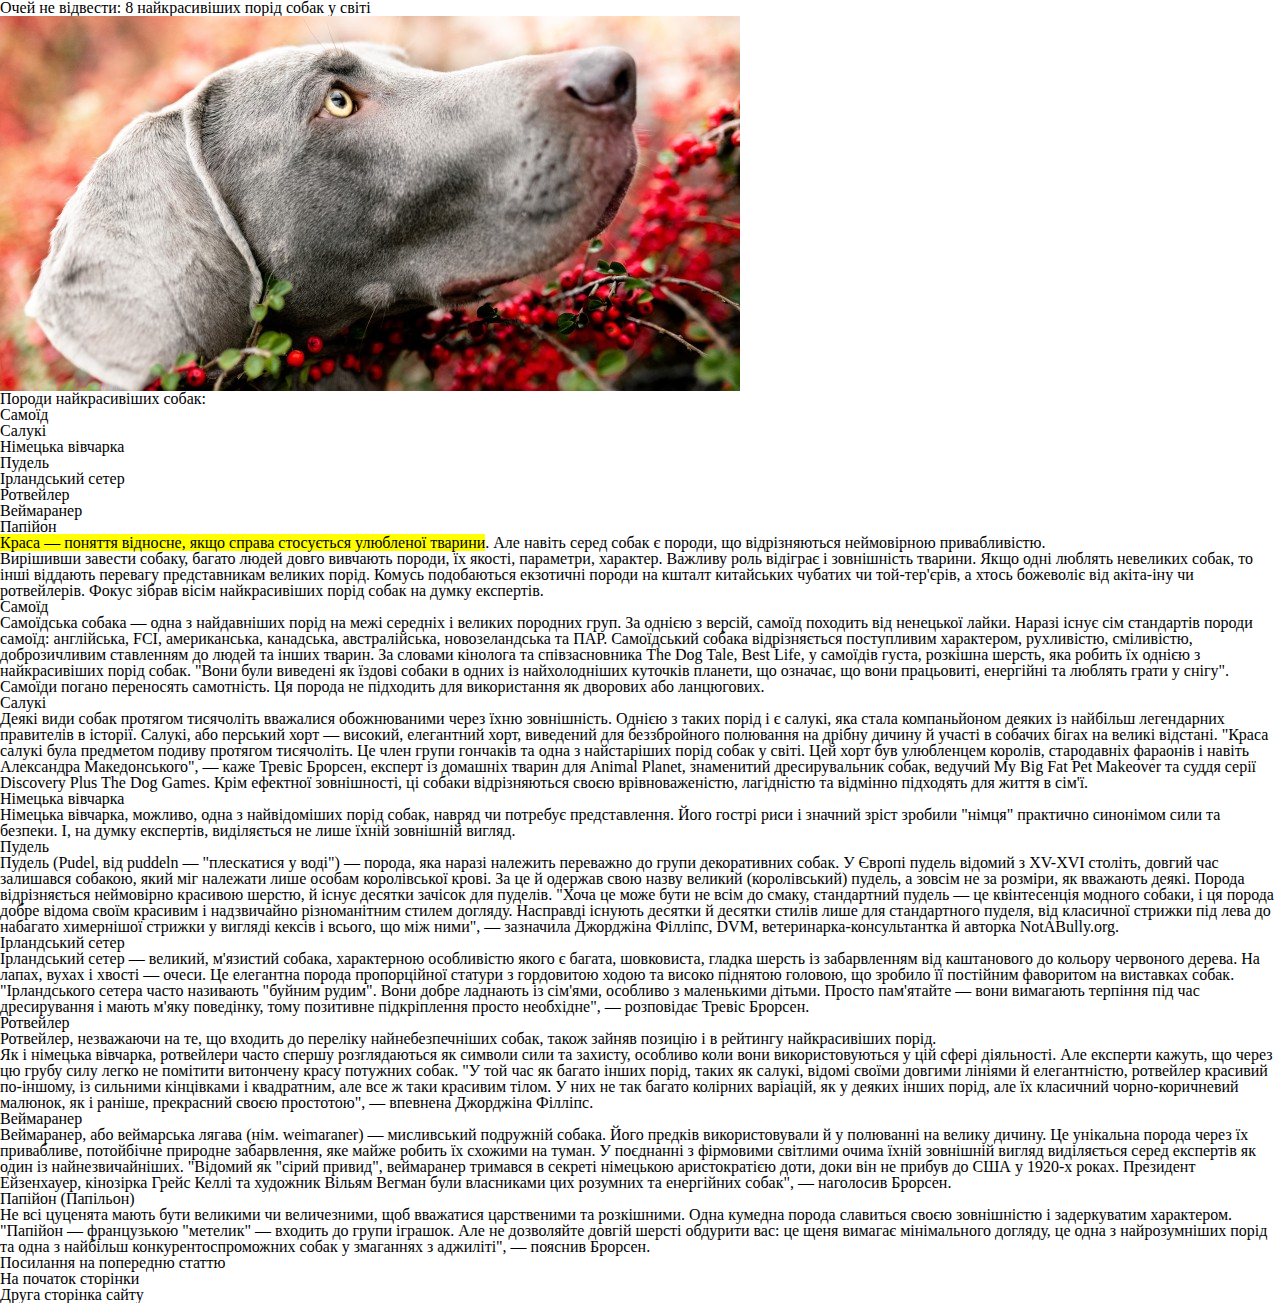
<file: lesson_3/index.html>
<!DOCTYPE html>
<html lang="uk">

<head>
   <meta charset="UTF-8">
   <meta name="viewport" content="width=device-width, initial-scale=1.0">
   <link rel="stylesheet" href="css/style.css">
   <title>Lesson3</title>
</head>

<body>
   <header>
      <h1 id="a"> Очей не відвести: 8 найкрасивіших порід собак у світі</h1>
      <div>
         <img src="img/dog.jpg" alt=" фото голова собаки веймаранери ">
         <h2> Породи найкрасивіших собак:</h2>
         <nav>
            <ul class="list">
               <li><a href="#a1">Самоїд</a></li>
               <li><a href="#a2">Салукі</a></li>
               <li><a href="#a3">Німецька вівчарка</a></li>
               <li><a href="#a4">Пудель</a></li>
               <li><a href="#a5">Ірландський сетер</a></li>
               <li><a href="#a6">Ротвейлер</a></li>
               <li><a href="#a7">Веймаранер</a></li>
               <li><a href="#a8">Папійон</a></li>
            </ul>
         </nav>
      </div>
   </header>
   <main>
      <div class="text">
         <p>
            <mark>Краса — поняття відносне, якщо справа стосується улюбленої тварини</mark>. Але навіть серед собак є
            породи, що відрізняються неймовірною привабливістю.<br>
            <span>Вирішивши завести собаку, багато людей довго вивчають породи, їх якості, параметри, характер</span>.
            Важливу роль відіграє і зовнішність тварини. Якщо одні люблять невеликих собак, то інші віддають перевагу
            представникам великих порід. Комусь подобаються екзотичні породи на кшталт китайських чубатих чи
            той-тер'єрів, а хтось божеволіє від акіта-іну чи ротвейлерів. Фокус зібрав вісім найкрасивіших порід собак
            на думку експертів.
         </p>
         <h2 id="a1"> Самоїд </h2>

         <p>
            Самоїдська собака — одна з найдавніших порід на межі середніх і великих породних груп. За однією з версій,
            самоїд походить від ненецької лайки. Наразі існує сім стандартів породи самоїд: англійська, FCI,
            американська, канадська, австралійська, новозеландська та ПАР. Самоїдський собака відрізняється поступливим
            характером, рухливістю, сміливістю, доброзичливим ставленням до людей та інших тварин.

            За словами кінолога та співзасновника The Dog Tale, Best Life, у самоїдів густа, розкішна шерсть, яка робить
            їх однією з найкрасивіших порід собак.

            "Вони були виведені як їздові собаки в одних із найхолодніших куточків планети, що означає, що вони
            працьовиті, енергійні та люблять грати у снігу".

            Самоїди погано переносять самотність. Ця порода не підходить для використання як дворових або ланцюгових.
         </p>

         <h2 id="a2">Салукі</h2>
         <p>
            Деякі види собак протягом тисячоліть вважалися обожнюваними через їхню зовнішність. Однією з таких порід і є
            салукі, яка стала компаньйоном деяких із найбільш легендарних правителів в історії. Салукі, або перський
            хорт — високий, елегантний хорт, виведений для беззбройного полювання на дрібну дичину й участі в собачих
            бігах на великі відстані.

            "Краса салукі була предметом подиву протягом тисячоліть. Це член групи гончаків та одна з найстаріших порід
            собак у світі. Цей хорт був улюбленцем королів, стародавніх фараонів і навіть Александра Македонського", —
            каже Тревіс Брорсен, експерт із домашніх тварин для Animal Planet, знаменитий дресирувальник собак, ведучий
            My Big Fat Pet Makeover та суддя серії Discovery Plus The Dog Games.

            Крім ефектної зовнішності, ці собаки відрізняються своєю врівноваженістю, лагідністю та відмінно підходять
            для життя в сім'ї.
         </p>
         <h2 id="a3">Німецька вівчарка</h2>
         <p>
            Німецька вівчарка, можливо, одна з найвідоміших порід собак, навряд чи потребує представлення. Його гострі
            риси і значний зріст зробили "німця" практично синонімом сили та безпеки. І, на думку експертів, виділяється
            не лише їхній зовнішній вигляд.
         </p>
         <h2 id="a4">Пудель</h2>
         <p>Пудель (Pudel, від puddeln — "плескатися у воді") — порода, яка наразі належить переважно до групи
            декоративних собак. У Європі пудель відомий з XV-XVI століть, довгий час залишався собакою, який міг
            належати лише особам королівської крові. За це й одержав свою назву великий (королівський) пудель, а зовсім
            не за розміри, як вважають деякі.

            Порода відрізняється неймовірно красивою шерстю, й існує десятки зачісок для пуделів.

            "Хоча це може бути не всім до смаку, стандартний пудель — це квінтесенція модного собаки, і ця порода добре
            відома своїм красивим і надзвичайно різноманітним стилем догляду. Насправді існують десятки й десятки стилів
            лише для стандартного пуделя, від класичної стрижки під лева до набагато химернішої стрижки у вигляді кексів
            і всього, що між ними", — зазначила Джорджіна Філліпс, DVM, ветеринарка-консультантка й авторка
            NotABully.org.
         </p>
         <h2 id="a5">Ірландський сетер</h2>
         <p>Ірландський сетер — великий, м'язистий собака, характерною особливістю якого є багата, шовковиста, гладка
            шерсть із забарвленням від каштанового до кольору червоного дерева. На лапах, вухах і хвості — очеси. Це
            елегантна порода пропорційної статури з гордовитою ходою та високо піднятою головою, що зробило її постійним
            фаворитом на виставках собак.

            "Ірландського сетера часто називають "буйним рудим". Вони добре ладнають із сім'ями, особливо з маленькими
            дітьми. Просто пам'ятайте — вони вимагають терпіння під час дресирування і мають м'яку поведінку, тому
            позитивне підкріплення просто необхідне", — розповідає Тревіс Брорсен.
         </p>
         <h2 id="a6">Ротвейлер</h2>
         <p>
            Ротвейлер, незважаючи на те, що входить до переліку найнебезпечніших собак, також зайняв позицію і в
            рейтингу найкрасивіших порід.<br>

            Як і німецька вівчарка, ротвейлери часто спершу розглядаються як символи сили та захисту, особливо коли вони
            використовуються у цій сфері діяльності. Але експерти кажуть, що через цю грубу силу легко не помітити
            витончену красу потужних собак.

            "У той час як багато інших порід, таких як салукі, відомі своїми довгими лініями й елегантністю, ротвейлер
            красивий по-іншому, із сильними кінцівками і квадратним, але все ж таки красивим тілом. У них не так багато
            колірних варіацій, як у деяких інших порід, але їх класичний чорно-коричневий малюнок, як і раніше,
            прекрасний своєю простотою", — впевнена Джорджіна Філліпс.
         </p>
         <h2 id="a7">Веймаранер</h2>
         <p>
            Веймаранер, або веймарська лягава (нім. weimaraner) — мисливський подружній собака. Його предків
            використовували й у полюванні на велику дичину. Це унікальна порода через їх привабливе, потойбічне природне
            забарвлення, яке майже робить їх схожими на туман. У поєднанні з фірмовими світлими очима їхній зовнішній
            вигляд виділяється серед експертів як один із найнезвичайніших.

            "Відомий як "сірий привид", веймаранер тримався в секреті німецькою аристократією доти, доки він не прибув
            до США у 1920-х роках. Президент Ейзенхауер, кінозірка Грейс Келлі та художник Вільям Вегман були власниками
            цих розумних та енергійних собак", — наголосив Брорсен.
         </p>
         <h2 id="a8">Папійон (Папільон)</h2>
         <p>
            Не всі цуценята мають бути великими чи величезними, щоб вважатися царственими та розкішними. Одна кумедна
            порода славиться своєю зовнішністю і задеркуватим характером.

            "Папійон — французькою "метелик" — входить до групи іграшок. Але не дозволяйте довгій шерсті обдурити вас:
            це щеня вимагає мінімального догляду, це одна з найрозумніших порід та одна з найбільш конкурентоспроможних
            собак у змаганнях з аджиліті", — пояснив Брорсен.
         </p>

      </div>
   </main>
   <footer>
      <div>
         <ul>
            <li><a target="_blank"
                  href="https://focus.ua/uk/lifestyle/550396-bezuslovnaya-lyubov-top-8-samih-podanih-porod-sobak">Посилання
                  на попередню статтю</a></li>
            <li title="Відправляє початок сторінки"><a href="#a">На початок сторінки</a></li>
            <li title="Відправляє на другу сторінку сайту"><a target="_blank" href="contacts.html">Друга сторінка сайту</a>
            </li>
         </ul>
      </div>

   </footer>

</body>

</html>
</file>
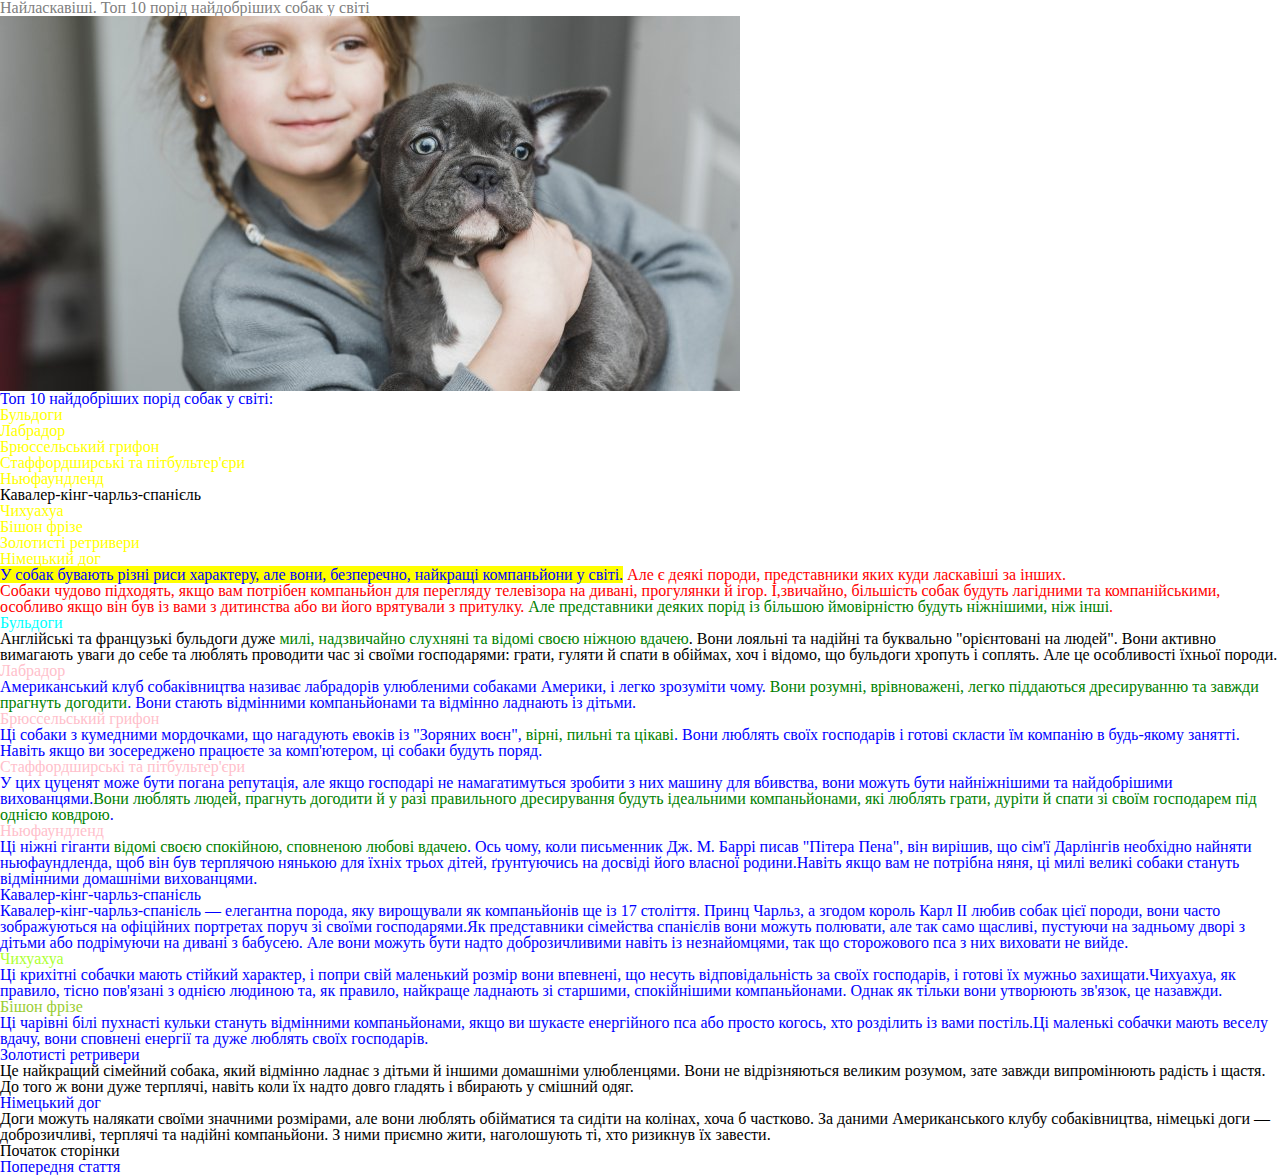
<file: lesson_4/index.html>
<!DOCTYPE html>
<html lang="uk">

<head>
   <meta charset="UTF-8">
   <meta name="viewport" content="width=device-width, initial-scale=1.0">
   <link rel="stylesheet" href="css/style.css">
    <title> Lesson_4 </title>
</head>

<body>
   <Header>
      <h1 id="start" class="title"> Найласкавіші. Топ 10 порід найдобріших собак у світі </h1>
      <div>
         <img src="img/affect-dog.jpg" alt=" французький бульдог на руках дівчинки">
         <h2>Топ 10 найдобріших порід собак у світі:</h2>
         <nav class="nav">
            <ol class="list">
               <li><a href="#id1"> Бульдоги</a></li>
               <li><a href="#id2">Лабрадор</a></li>
               <li><a href="#id3">Брюссельський грифон</a></li>
               <li><a href="#id4">Стаффордширські та пітбультер'єри</a></li>
               <li><a href="#id5">Ньюфаундленд</a></li>
               <li><a href="#id6" class="item">Кавалер-кінг-чарльз-спанієль</a></li>
               <li><a href="#id7">Чихуахуа</a></li>
               <li><a href="#id8">Бішон фрізе</a></li>
               <li><a href="#id9">Золотисті ретривери</a></li>
               <li><a href="#id10">Німецький дог</a></li>
            </ol>
         </nav>
      </div>
   </Header>
   <main>
      <div class="blok">
         <p class="blok_text">
            <mark>У собак бувають різні риси характеру, але вони, безперечно, найкращі компаньйони у світі.</mark> Але є
            деякі породи, представники яких куди ласкавіші за інших.<br>Собаки чудово підходять, якщо вам потрібен
            компаньйон для перегляду телевізора на дивані, прогулянки й ігор. І,звичайно, більшість собак будуть
            лагідними та компанійськими, особливо якщо він був із вами з дитинства або ви його
            врятували з притулку. <span>Але представники деяких порід із більшою ймовірністю будуть ніжнішими, ніж
               інші</span>.
         </p>
      </div>


      <h2 id="id1" class=" sub-title">Бульдоги</h2>

      <p>Англійські та французькі бульдоги дуже <span>милі, надзвичайно слухняні та відомі своєю ніжною вдачею</span>.
         Вони лояльні та надійні та буквально "орієнтовані на людей". Вони активно вимагають уваги до себе та люблять
         проводити
         час зі своїми господарями: грати, гуляти й спати в обіймах, хоч і відомо, що бульдоги хропуть і соплять. Але
         це
         особливості їхньої породи.
      </p>
      <div class="text">

         <h2 id="id2" class="sub-title">Лабрадор</h2>

         <p>Американський клуб собаківництва називає лабрадорів улюбленими собаками Америки, і легко зрозуміти чому.
            <span>Вони розумні, врівноважені, легко піддаються дресируванню та завжди прагнуть догодити</span>. Вони
            стають
            відмінними
            компаньйонами та відмінно ладнають із дітьми.
         </p>
         <h2 id="id3" class="sub-title">Брюссельський грифон</h2>

         <p class="text-bru">Ці собаки з кумедними мордочками, що нагадують евоків із "Зоряних воєн",<span> вірні,
               пильні та цікаві</span>.
            Вони люблять своїх господарів і готові скласти їм компанію в будь-якому занятті. Навіть якщо ви зосереджено
            працюєте за
            комп'ютером, ці собаки будуть поряд.
         </p>

         <h2 id="id4" class="sub-title">Стаффордширські та пітбультер'єри</h2>

         <p>У цих цуценят може бути погана репутація, але якщо господарі не намагатимуться зробити з них машину для
            вбивства, вони
            можуть бути найніжнішими та найдобрішими вихованцями.<span>Вони люблять людей, прагнуть догодити й у разі
               правильного дресирування будуть ідеальними компаньйонами, які люблять грати, дуріти й спати зі своїм
               господарем під однією ковдрою</span>.
         </p>
         <h2 id="id5" class="sub-title">Ньюфаундленд</h2>

         <p>Ці ніжні гіганти <span>відомі своєю спокійною, сповненою любові вдачею</span>. Ось чому, коли письменник Дж.
            М. Баррі
            писав "Пітера
            Пена", він вирішив, що сім'ї Дарлінгів необхідно найняти ньюфаундленда, щоб він був терплячою нянькою для
            їхніх трьох
            дітей, ґрунтуючись на досвіді його власної родини.Навіть якщо вам не потрібна няня, ці милі великі собаки
            стануть відмінними домашніми вихованцями.
         </p>
         <h2 id="id6">Кавалер-кінг-чарльз-спанієль</h2>

         <p>Кавалер-кінг-чарльз-спанієль — елегантна порода, яку вирощували як компаньйонів ще із 17 століття. Принц
            Чарльз, а
            згодом король Карл II любив собак цієї породи, вони часто зображуються на офіційних портретах поруч зі
            своїми
            господарями.Як представники сімейства спанієлів вони можуть полювати, але так само щасливі, пустуючи на
            задньому дворі з дітьми або
            подрімуючи на дивані з бабусею. Але вони можуть бути надто доброзичливими навіть із незнайомцями, так що
            сторожового пса
            з них виховати не вийде.
         </p>
         <h2 id="id7" class="sub-title-chi">Чихуахуа</h2>

         <p>Ці крихітні собачки мають стійкий характер, і попри свій маленький розмір вони впевнені, що несуть
            відповідальність за
            своїх господарів, і готові їх мужньо захищати.Чихуахуа, як правило, тісно пов'язані з однією людиною та, як
            правило, найкраще ладнають зі старшими, спокійнішими компаньйонами. Однак як тільки вони утворюють зв'язок,
            це назавжди.
         </p>
         <h2 id="id8" class="sub-title">Бішон фрізе</h2>

         <p>Ці чарівні білі пухнасті кульки стануть відмінними компаньйонами, якщо ви шукаєте енергійного пса або просто
            когось, хто
            розділить із вами постіль.Ці маленькі собачки мають веселу вдачу, вони сповнені енергії та дуже люблять
            своїх господарів.
         </p>
      </div>
      <h2 id="id9">Золотисті ретривери</h2>

      <p>Це найкращий сімейний собака, який відмінно ладнає з дітьми й іншими домашніми улюбленцями.
         Вони не відрізняються великим розумом, зате завжди випромінюють радість і щастя. До того ж вони дуже
         терплячі, навіть
         коли їх надто довго гладять і вбирають у смішний одяг.
      </p>


      <h2 id="id10">Німецький дог</h2>

      <p>
         Доги можуть налякати своїми значними розмірами, але вони люблять обійматися та сидіти на колінах, хоча б
         частково.
         За даними Американського клубу собаківництва, німецькі доги — доброзичливі, терплячі та надійні компаньйони.
         З ними
         приємно жити, наголошують ті, хто ризикнув їх завести.
      </p>

   </main>

   <footer>
      <div>
         <ul>
            <li class="footer"><a title="Перехід початок сторінки" href="#start" class="footer-list"> Початок сторінки
               </a></li>
            <li><a target="_blank"
                  href="https://focus.ua/uk/lifestyle/549613-glaz-ne-otvesti-8-samyh-krasivyh-porod-sobak-v-mire-video"
                  class="link">Попередня
                  стаття</a></li>
         </ul>
      </div>
   </footer>

</body>

</html>
</file>
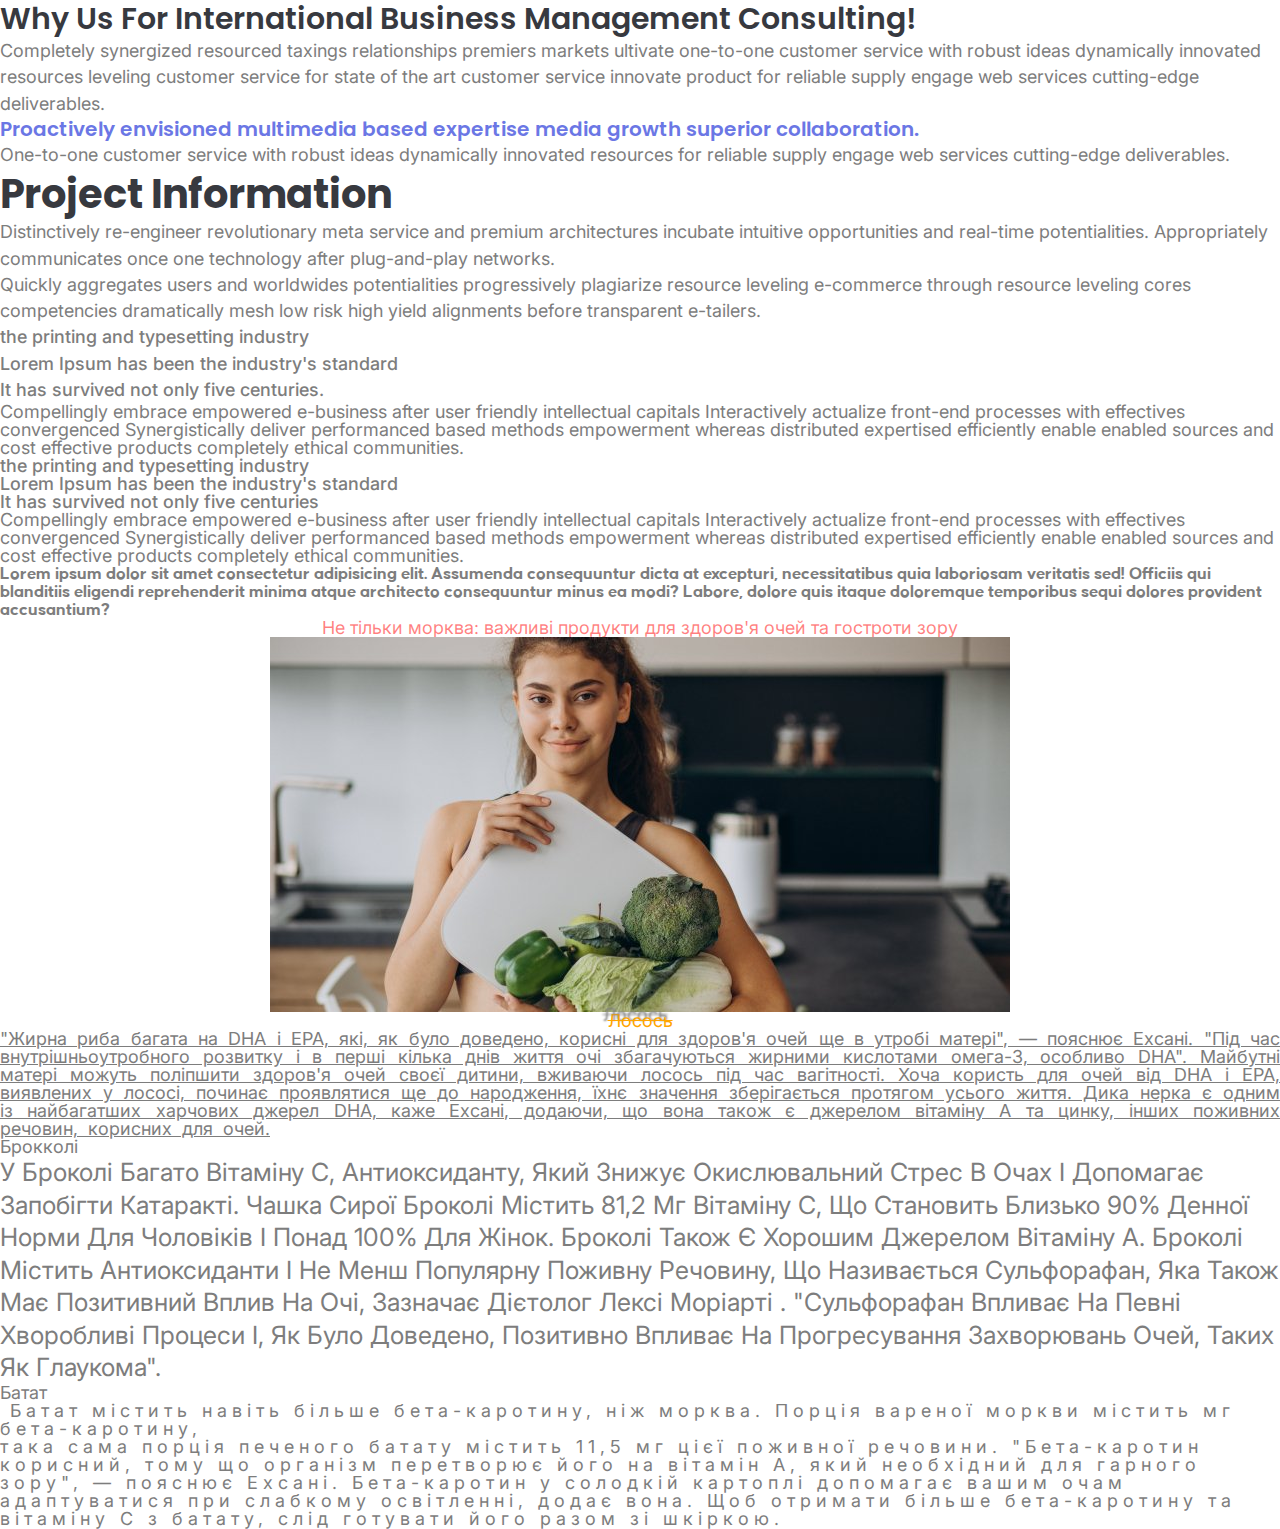
<file: lesson_5/index.html>
<!DOCTYPE html>
<html lang="en">

<head>
  <meta charset="UTF-8">
  <meta name="viewport" content="width=device-width, initial-scale=1.0">
  <link rel="stylesheet" href="css/style.css">
  <title>Lesson_5</title>
</head>

<body>
  <header></header>
  <main>
    <h1 class="title">
      Why Us For International Business Management Consulting!
    </h1>
    <div class="text">
      <p>
        Completely synergized resourced taxings relationships premiers markets
        ultivate one-to-one customer service with robust ideas dynamically
        innovated resources leveling customer service for state of the art
        customer service innovate product for reliable supply engage web
        services cutting-edge deliverables.
      </p>
    </div>
    <h2 class="sub-title">
      Proactively envisioned multimedia based expertise media growth superior
      collaboration.
    </h2>
    <div class="text">
      <p>
        One-to-one customer service with robust ideas dynamically innovated
        resources for reliable supply engage web services cutting-edge
        deliverables.
      </p>
    </div>

    <h2 class="sub-title-bottom">Project Information</h2>
    <div class="blok">
      <p>
        Distinctively re-engineer revolutionary meta service and premium
        architectures incubate intuitive opportunities and real-time
        potentialities. Appropriately communicates once one technology after
        plug-and-play networks.
      </p>
      <p>
        Quickly aggregates users and worldwides potentialities progressively
        plagiarize resource leveling e-commerce through resource leveling
        cores competencies dramatically mesh low risk high yield alignments
        before transparent e-tailers.
      </p>
    </div>

    <ul class="list">
      <li>the printing and typesetting industry</li>
      <li>Lorem Ipsum has been the industry's standard</li>
      <li>It has survived not only five centuries.</li>
    </ul>

    <div class="section">
      <p>
        Compellingly embrace empowered e-business after user friendly
        intellectual capitals Interactively actualize front-end processes with
        effectives convergenced Synergistically deliver performanced based
        methods empowerment whereas distributed expertised efficiently enable
        enabled sources and cost effective products completely ethical
        communities.
      </p>
    </div>

    <ol class="list-ol">
      <li>the printing and typesetting industry</li>
      <li>Lorem Ipsum has been the industry's standard</li>
      <li>It has survived not only five centuries</li>
    </ol>

    <div class="text-bottom">
      <p>
        Compellingly embrace empowered e-business after user friendly
        intellectual capitals Interactively actualize front-end processes with
        effectives convergenced Synergistically deliver performanced based
        methods empowerment whereas distributed expertised efficiently enable
        enabled sources and cost effective products completely ethical
        communities.
      </p>
    </div>
    <div class="lorem">
      <p>
        Lorem ipsum dolor sit amet consectetur adipisicing elit. Assumenda
        consequuntur dicta at excepturi, necessitatibus quia laboriosam
        veritatis sed! Officiis qui blanditiis eligendi reprehenderit minima
        atque architecto consequuntur minus ea modi? Labore, dolore quis
        itaque doloremque temporibus sequi dolores provident accusantium?
      </p>
    </div>
    <div class="sub-title-eye">
      <h2>
        Не тільки морква: важливі продукти для здоров'я очей та гостроти зору
      </h2>
      <img src="img/eye-health.jpg" alt="продукти для зору">
    </div>
    <div>
      <h2 class="sub-title-salmon">Лосось</h2>
      <p class="text-salmon">
        "Жирна риба багата на DHA і EPA, які, як було доведено, корисні для
        здоров'я очей ще в утробі матері", — пояснює Ехсані. "Під час
        внутрішньоутробного розвитку і в перші кілька днів життя очі
        збагачуються жирними кислотами омега-3, особливо DHA". Майбутні матері
        можуть поліпшити здоров'я очей своєї дитини, вживаючи лосось під час
        вагітності. Хоча користь для очей від DHA і EPA, виявлених у лососі,
        починає проявлятися ще до народження, їхнє значення зберігається
        протягом усього життя. Дика нерка є одним із найбагатших харчових
        джерел DHA, каже Ехсані, додаючи, що вона також є джерелом вітаміну А
        та цинку, інших поживних речовин, корисних для очей.
      </p>
      <h2>Брокколі</h2>
      <p class="text-broccoli">
        У броколі багато вітаміну С, антиоксиданту, який знижує окислювальний
        стрес в очах і допомагає запобігти катаракті. Чашка сирої броколі
        містить 81,2 мг вітаміну С, що становить близько 90% денної норми для
        чоловіків і понад 100% для жінок. Броколі також є хорошим джерелом
        вітаміну А. Броколі містить антиоксиданти і не менш популярну поживну
        речовину, що називається сульфорафан, яка також має позитивний вплив
        на очі, зазначає дієтолог Лексі Моріарті . "Сульфорафан впливає на
        певні хворобливі процеси і, як було доведено, позитивно впливає на
        прогресування захворювань очей, таких як глаукома".
      </p>
      <h2>Батат</h2>
      <p class="text-batat">
        Батат містить навіть більше бета-каротину, ніж морква. Порція вареної
        моркви містить мг бета-каротину,<br>
        така сама порція печеного батату містить 11,5 мг цієї поживної
        речовини. "Бета-каротин корисний, тому що організм перетворює його на
        вітамін А, який необхідний для гарного зору", — пояснює Ехсані.
        Бета-каротин у солодкій картоплі допомагає вашим очам адаптуватися при
        слабкому освітленні, додає вона. Щоб отримати більше бета-каротину та
        вітаміну С з батату, слід готувати його разом зі шкіркою.
      </p>
    </div>
  </main>
  <footer></footer>
</body>

</html>
</file>
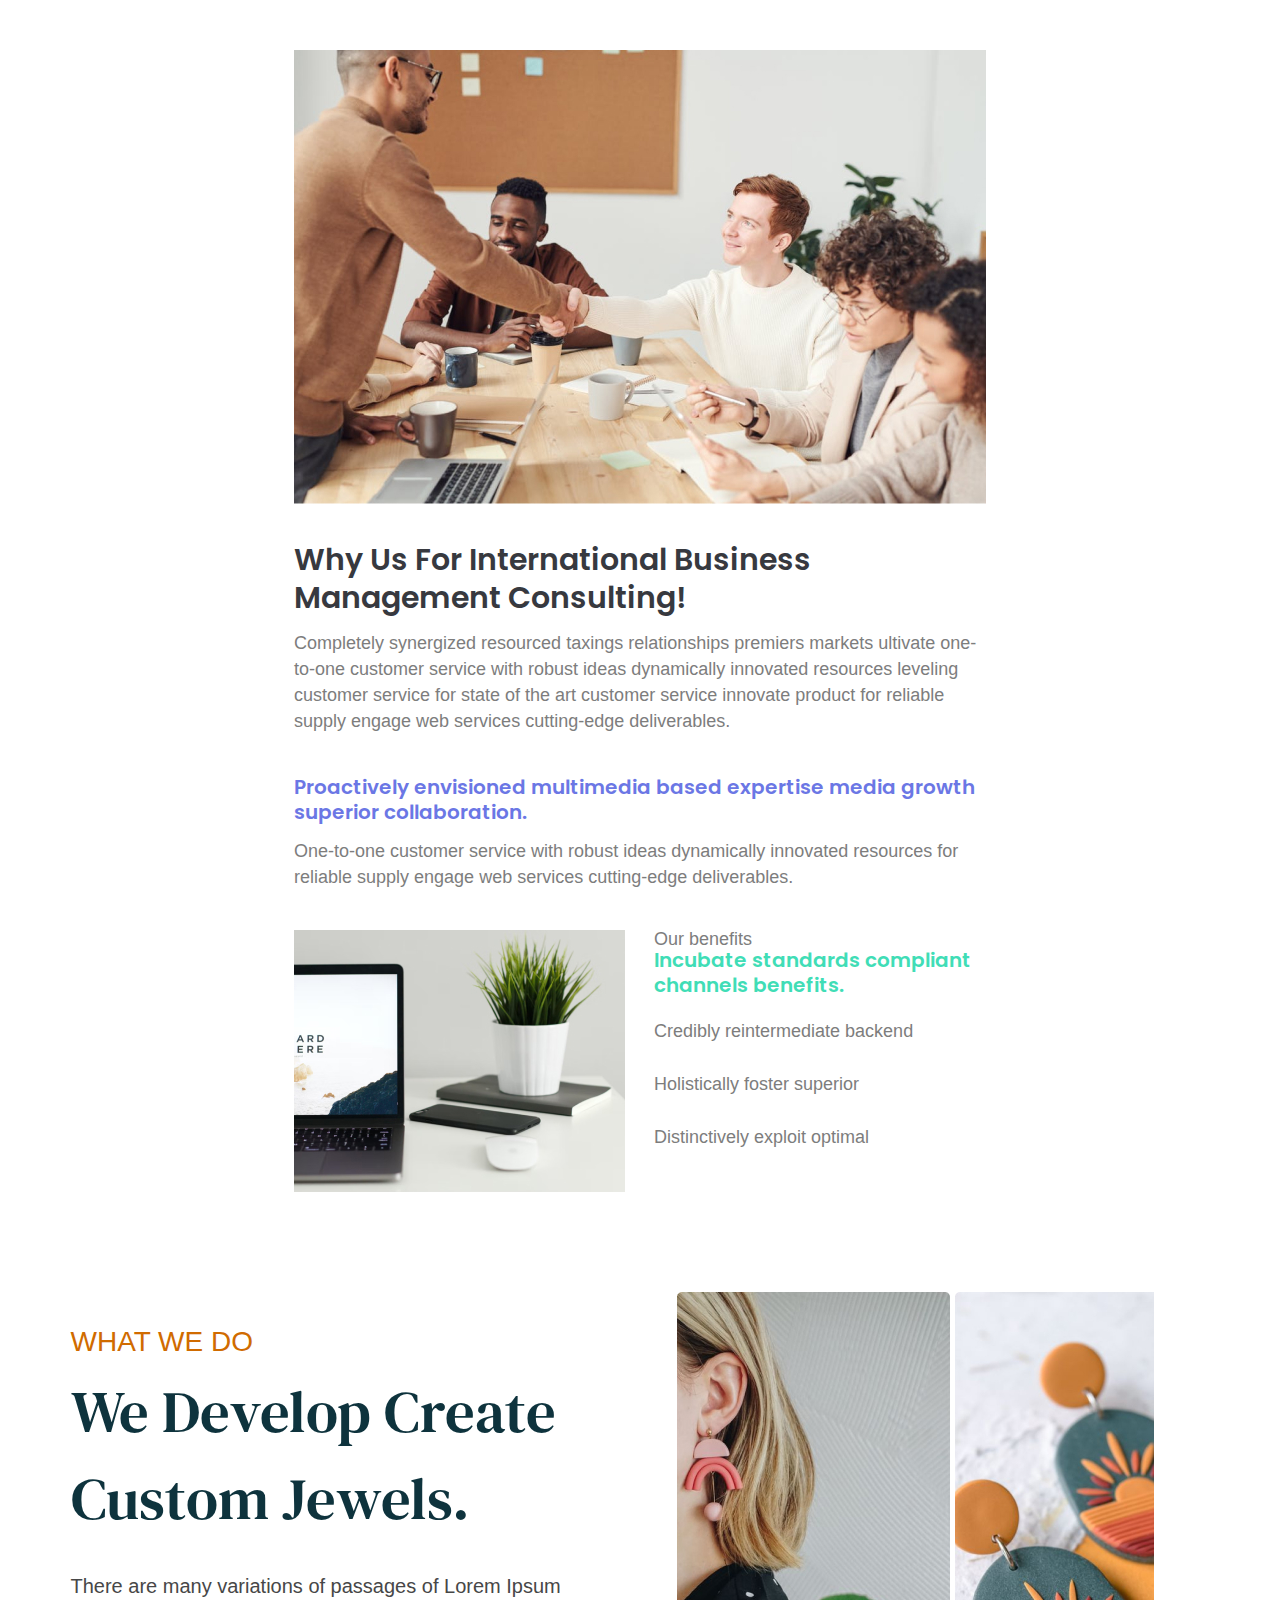
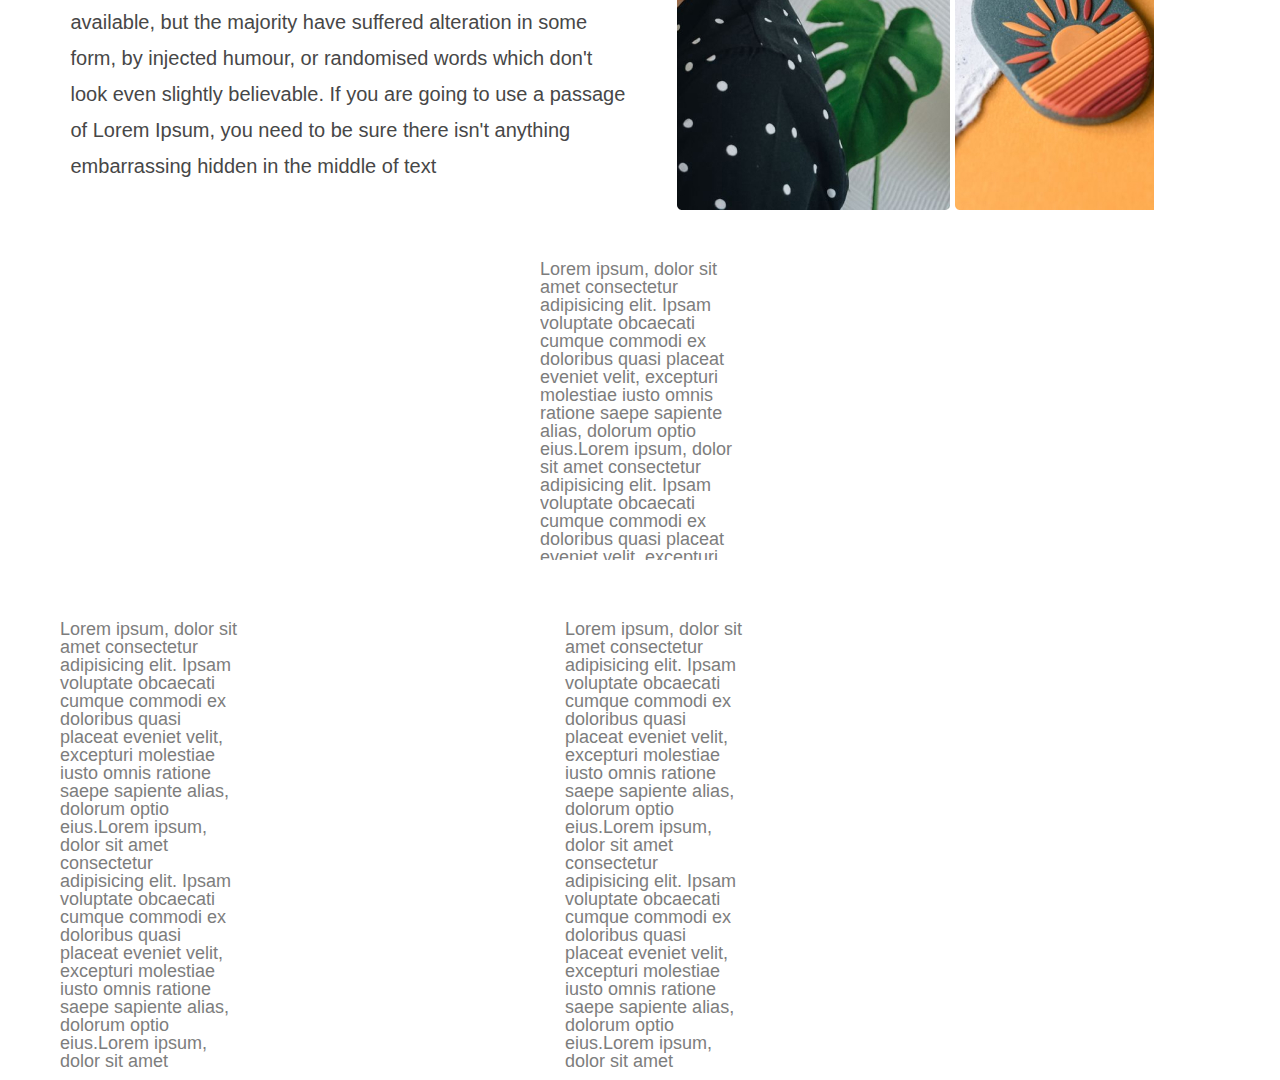
<file: lesson_6/index.html>
<!DOCTYPE html>
<html lang="en">

<head>
  <meta charset="UTF-8">
  <meta name="viewport" content="width=device-width, initial-scale=1.0">
  <link rel="stylesheet" href="css/style.css">
  <title>Lesson_6</title>
</head>

<body>
  <Header></Header>
  <main>
    <div class="blok">
      <img class="cooperation-img" src="img/cooperation.jpg" alt="people in the office at the table">

      <h1 class="title">
        Why Us For International Business Management Consulting!
      </h1>
      <div class="text">
        <p>
          Completely synergized resourced taxings relationships premiers markets ultivate one-to-one customer service
          with robust
          ideas dynamically innovated resources leveling customer service for state of the art customer service innovate
          product
          for reliable supply engage web services cutting-edge deliverables.
        </p>
      </div>
      <h3 class="sub-title">
        Proactively envisioned multimedia based expertise media growth superior collaboration.
      </h3>
      <div class="text">
        <p>
          One-to-one customer service with robust ideas dynamically innovated resources for reliable supply engage web
          services
          cutting-edge deliverables.
        </p>
      </div>
      <div class="benefits">
        <img class="benefits-img" src="img/flower.jpg" alt="flower in a pot and laptop">
        <div class="content-benefits">
          <h2 class="title-benefits">
            Our benefits
          </h2>

          <h5 class="sub-title-benefits">
            Incubate standards compliant
            channels benefits.
          </h5>
          <ul class="list-benefits">
            <li>Credibly reintermediate backend</li>
            <li>Holistically foster superior</li>
            <li>Distinctively exploit optimal</li>
          </ul>
        </div>
      </div>
    </div>

    <div class="blok-jewels">
      <div class="jewels">
        <h5 class="sub-title-do">
          WHAT WE DO
        </h5>
        <h2 class="title-jewels">
          We Develop Create Custom Jewels.
        </h2>
        <div class="text-jewels">
          <p>
            There are many variations of passages of Lorem Ipsum available, but the majority have suffered alteration in
            some form,
            by injected humour, or randomised words which don't look even slightly believable. If you are going to use a
            passage of
            Lorem Ipsum, you need to be sure there isn't anything embarrassing hidden in the middle of text

          </p>
        </div>
      </div>
      <img class="wooman-img" src="img/wooman.jpg" alt="women's profile width decoration">
      <img class="decoration-img" src="img/decoration.jpg" alt="decoration">
    </div>

    <div class="training">
      <div class="training1">
        <p>
          Lorem ipsum, dolor sit amet consectetur adipisicing elit. Ipsam voluptate obcaecati cumque commodi ex
          doloribus quasi placeat eveniet velit, excepturi molestiae iusto omnis ratione saepe sapiente alias, dolorum
          optio eius.Lorem ipsum, dolor sit amet consectetur adipisicing elit. Ipsam voluptate obcaecati cumque commodi
          ex doloribus
          quasi placeat eveniet velit, excepturi molestiae iusto omnis ratione saepe sapiente alias, dolorum optio eius.
        </p>
      </div>
      <div class="training2">
        <p>
          Lorem ipsum, dolor sit amet consectetur adipisicing elit. Ipsam voluptate obcaecati cumque commodi ex
          doloribus
          quasi placeat eveniet velit, excepturi molestiae iusto omnis ratione saepe sapiente alias, dolorum optio
          eius.Lorem ipsum, dolor sit amet consectetur adipisicing elit. Ipsam voluptate obcaecati cumque commodi ex
          doloribus quasi
          placeat eveniet velit, excepturi molestiae iusto omnis ratione saepe sapiente alias, dolorum optio eius.Lorem
          ipsum,
          dolor sit amet
        </p>
      </div>
      <div class="training3">
        <p>
          Lorem ipsum, dolor sit amet consectetur adipisicing elit. Ipsam voluptate obcaecati cumque commodi ex
          doloribus
          quasi placeat eveniet velit, excepturi molestiae iusto omnis ratione saepe sapiente alias, dolorum optio
          eius.Lorem ipsum, dolor sit amet consectetur adipisicing elit. Ipsam voluptate obcaecati cumque commodi ex
          doloribus quasi
          placeat eveniet velit, excepturi molestiae iusto omnis ratione saepe sapiente alias, dolorum optio eius.Lorem
          ipsum,
          dolor sit amet
        </p>

      </div>
    </div>

  </main>
  <footer></footer>

</body>

</html>
</file>
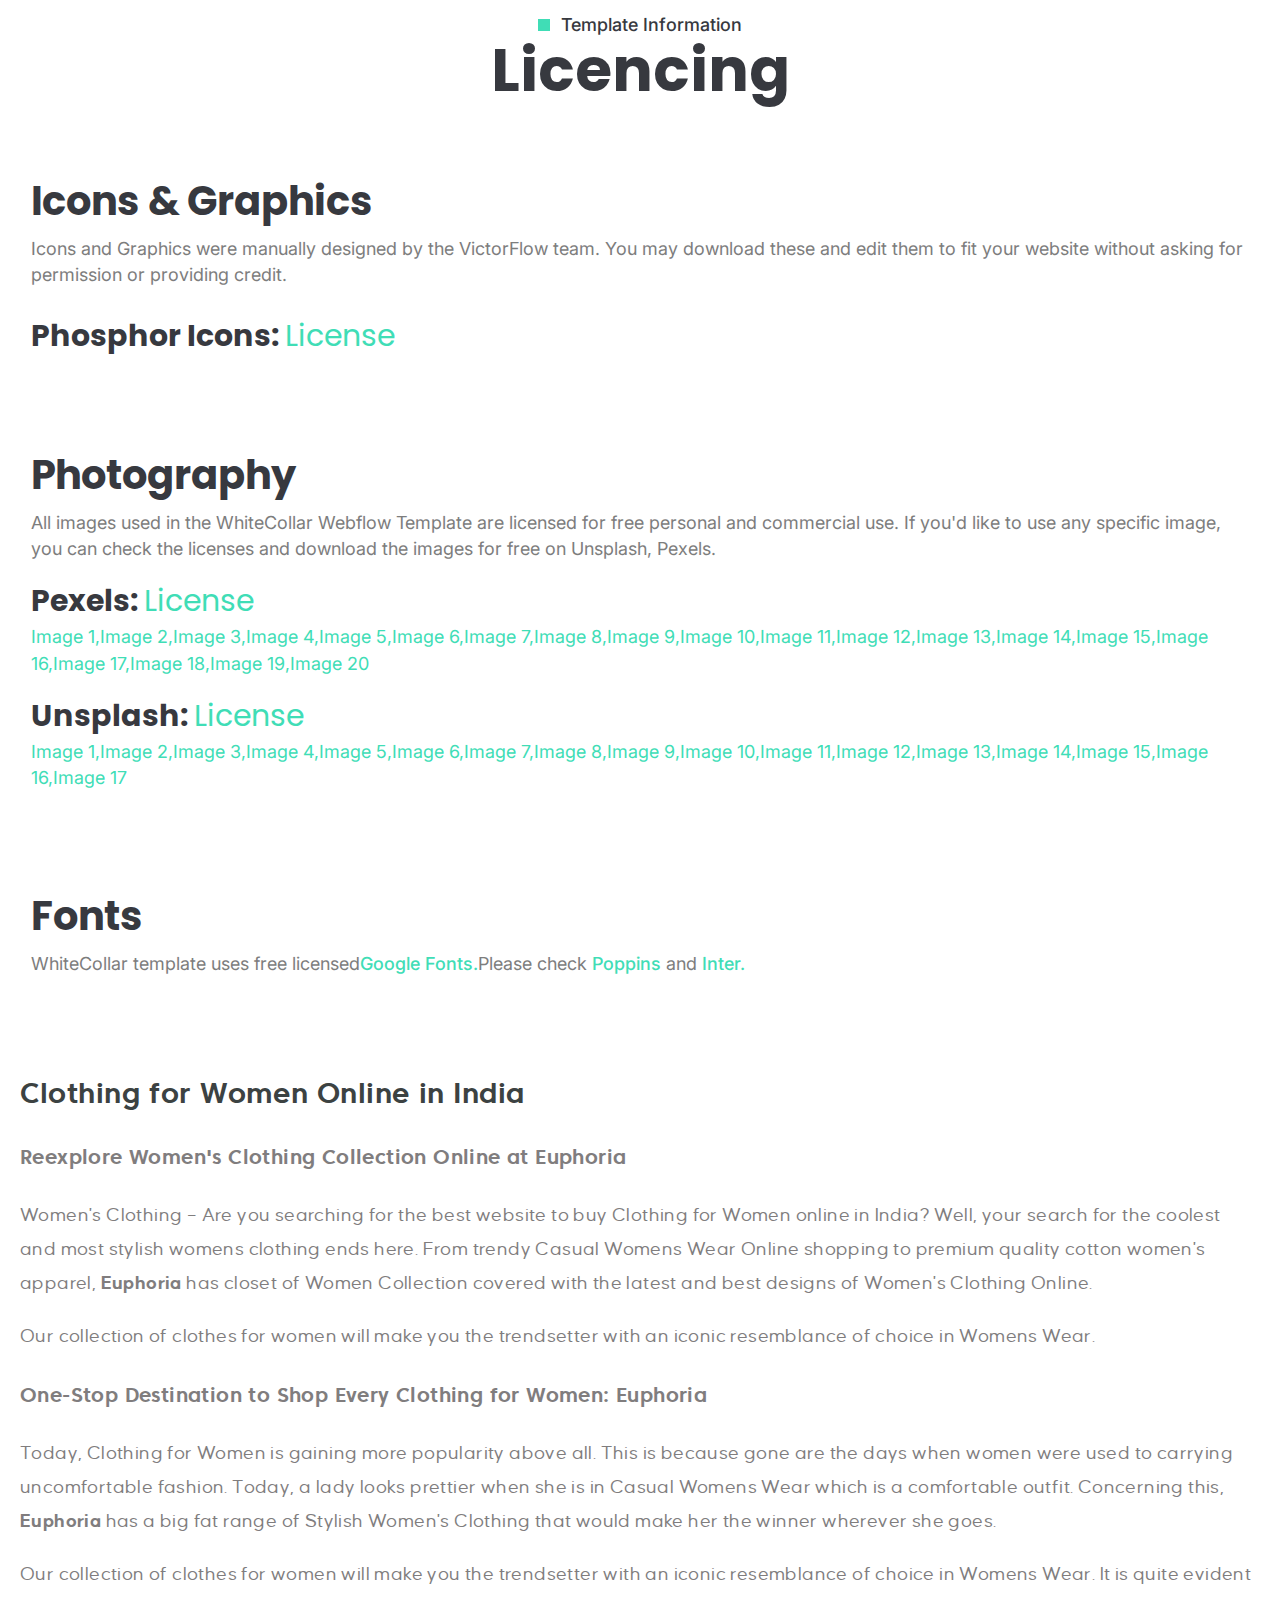
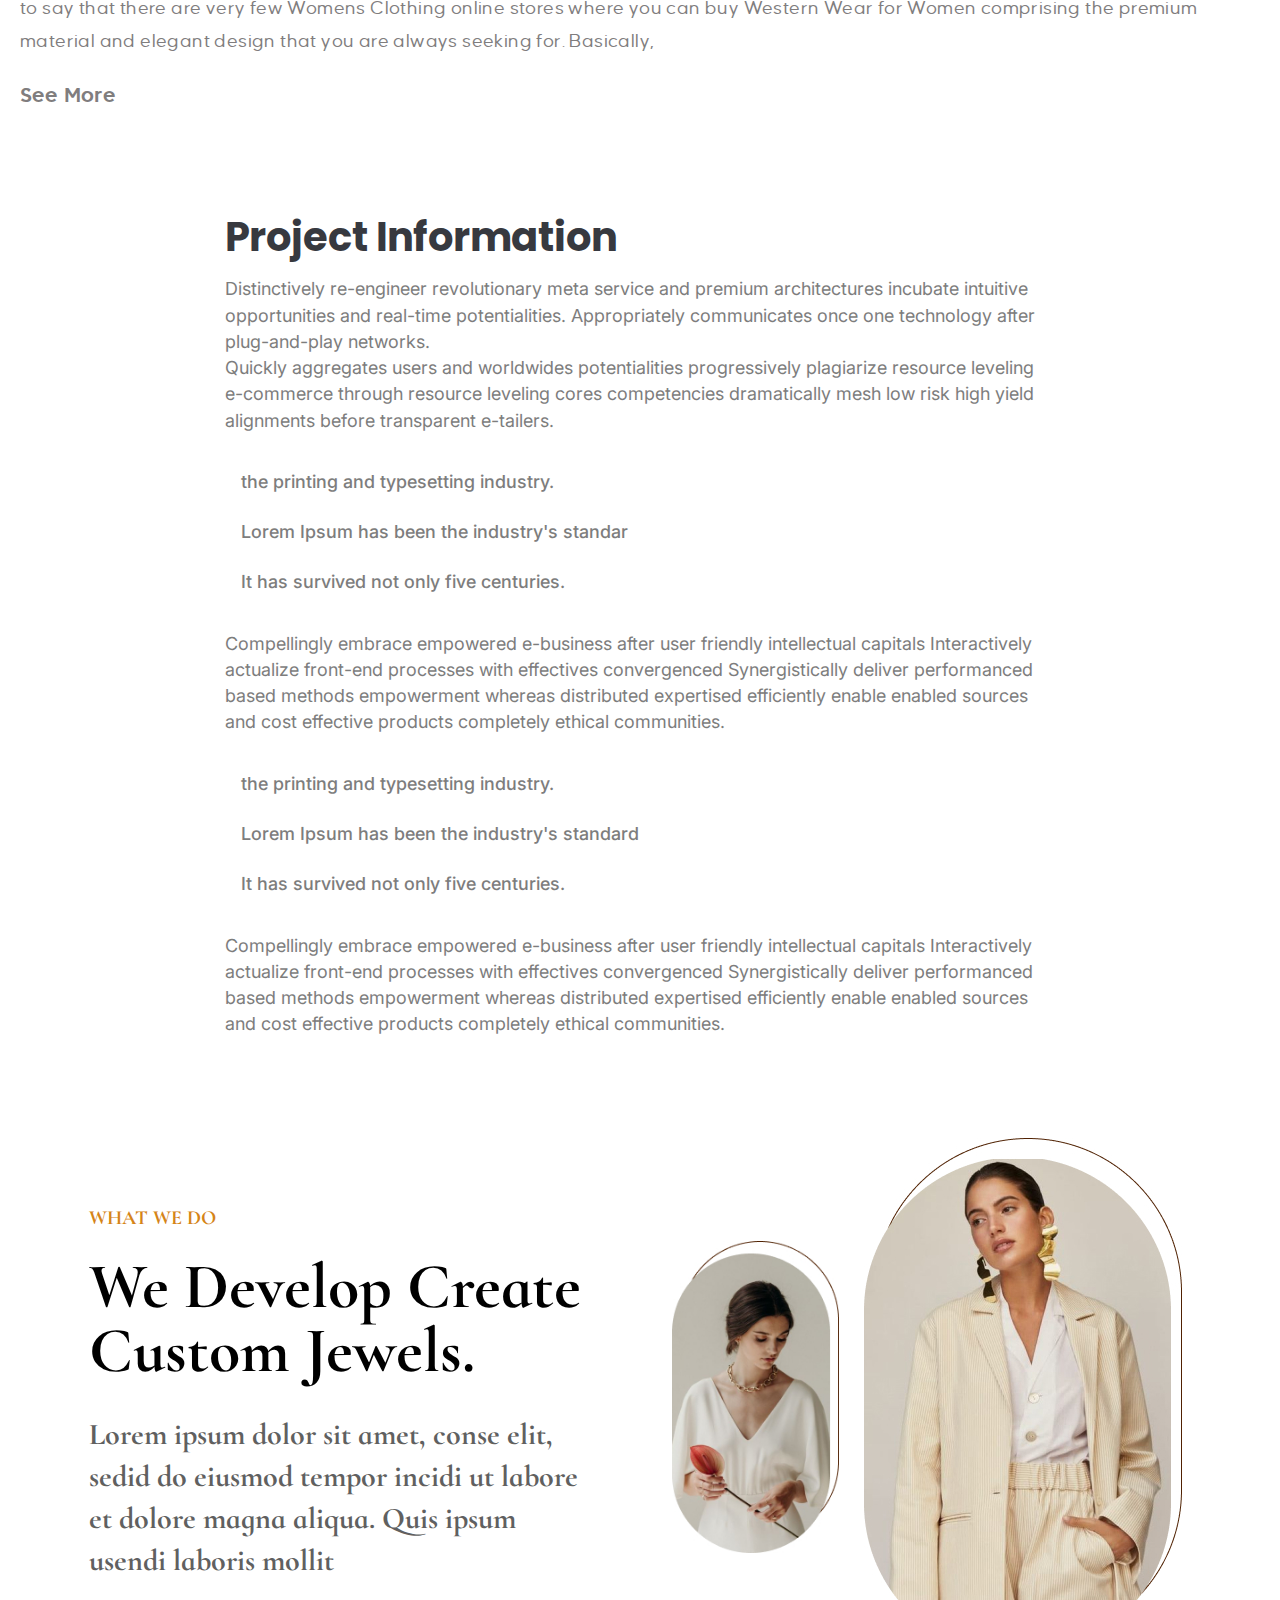
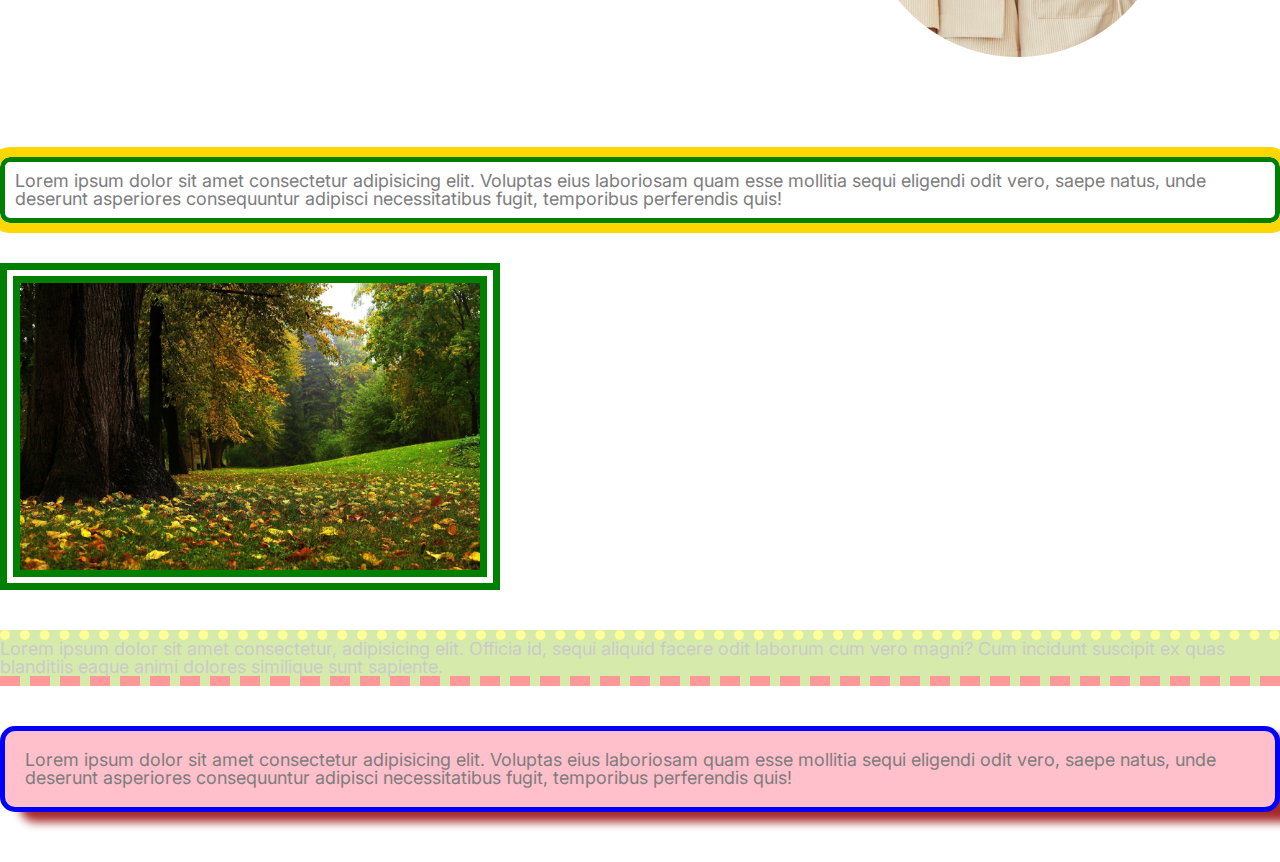
<file: lesson_7/index.html>
<!DOCTYPE html>
<html lang="en">

<head>
  <meta charset="UTF-8">
  <meta name="viewport" content="width=device-width,initial-scale=1.0">
  <link rel="stylesheet" href="css/style.css">
  <title>Lesson_7</title>
</head>

<body>
  <header></header>
  <main>
    <div class="container-licencing">
      <div class="sub-title-square">
        <div class="square">
        </div>
        <h5 class="sub-title-licencing">
          Template Information
        </h5>
      </div>
      <h1 class="title">
        Licencing
      </h1>
      <h3 class="sub-title-icons">
        Icons & Graphics
      </h3>
      <div class="text-icons">
        <p>
          Icons and Graphics were manually designed by the VictorFlow team. You may download these and edit them to fit
          your
          website without asking for permission or providing credit.
        </p>
      </div>
      <div class="blok-span-top ">
        <h3 class="sub-title-phosphor">
          Phosphor Icons: <span class="one-span">License</span>
        </h3>
      </div>
      <h2 class="sub-title-photography">
        Photography
      </h2>
      <div class="text-all">
        <p>
          All images used in the WhiteCollar Webflow Template are licensed for free personal and commercial use. If
          you'd like to
          use any specific image, you can check the licenses and download the images for free on Unsplash, Pexels.
        </p>
      </div>
      <div class="blok-span-middle">
        <h3 class="sub-title-pexels">
          Pexels: <span class="one-span">License</span>
        </h3>
        <div class="text-image-pexels">
          <p>
            Image 1,Image 2,Image 3,Image 4,Image 5,Image 6,Image 7,Image 8,Image 9,Image 10,Image 11,Image 12,Image
            13,Image
            14,Image 15,Image 16,Image 17,Image 18,Image 19,Image 20
          </p>
        </div>
      </div>
      <div class="blok-span-bottom">
        <h3 class="sub-title-unsplash">
          Unsplash: <span class="one-span">License</span>
        </h3>
        <div class="text-image-license">
          <p>
            Image 1,Image 2,Image 3,Image 4,Image 5,Image 6,Image 7,Image 8,Image 9,Image 10,Image 11,Image 12,Image
            13,Image
            14,Image 15,Image 16,Image 17
          </p>
        </div>
      </div>
      <h2 class="sub-title-fonts">Fonts</h2>
      <div class="text-white">
        <p>
          WhiteCollar template uses free licensed<span class="fonts-span">Google Fonts.</span>Please check <span
            class="fonts-span">Poppins</span> and <span class="fonts-span">Inter.</span>
        </p>
      </div>
    </div>
                                                <!--Page2-->
    <div class="container-clothing">
      <h1 class="title-clothing">
        Clothing for Women Online in India
      </h1>
      <h2 class="sub-title-clothing">
        Reexplore Women's Clothing Collection Online at Euphoria
      </h2>
      <div class="text-clothing">
        <p>
          Women's Clothing – Are you searching for the best website to buy Clothing for Women online in India? Well,
          your search
          for the coolest and most stylish womens clothing ends here. From trendy Casual Womens Wear Online shopping to
          premium
          quality cotton women's apparel, <span class="clothin-span">Euphoria</span> has closet of Women Collection
          covered with the latest and best designs of
          Women's Clothing Online.
        </p>
      </div>
      <div class="text-collection-middle">
        <p>
          Our collection of clothes for women will make you the trendsetter with an iconic resemblance of choice in
          Womens Wear.
        </p>
      </div>
      <h2 class="sub-title-one-stop">
        One-Stop Destination to Shop Every Clothing for Women: Euphoria
      </h2>
      <div class="text-today">
        <p>
          Today, Clothing for Women is gaining more popularity above all. This is because gone are the days when women
          were used
          to carrying uncomfortable fashion. Today, a lady looks prettier when she is in Casual Womens Wear which is a
          comfortable
          outfit. Concerning this,<span class="clothin-span"> Euphoria</span> has a big fat range of Stylish Women's
          Clothing that would make her the winner
          wherever she goes.
        </p>
      </div>

      <div class="text-collection-bottom">
        <p>
          Our collection of clothes for women will make you the trendsetter with an iconic resemblance of choice in
          Womens Wear.
          It is quite evident to say that there are very few Womens Clothing online stores where you can buy Western
          Wear for
          Women comprising the premium material and elegant design that you are always seeking for. Basically,
        </p>
      </div>
      <h2 class="sub-title-bottom">See More</h2>
    </div>

                                               <!-- Page3-->
    <div class="container-project">
      <h1 class="title-project">Project Information</h1>
      <div class="text-progect-top">
        <p>
          Distinctively re-engineer revolutionary meta service and premium architectures incubate intuitive
          opportunities and
          real-time potentialities. Appropriately communicates once one technology after plug-and-play networks.

        </p>
        <p>
          Quickly aggregates users and worldwides potentialities progressively plagiarize resource leveling e-commerce
          through
          resource leveling cores competencies dramatically mesh low risk high yield alignments before transparent
          e-tailers.
        </p>
      </div>
      <ul class="list-ul-project">
        <li class="item-li-project">the printing and typesetting industry.</li>
        <li class="item-li-project">Lorem Ipsum has been the industry's standar</li>
        <li class="item">It has survived not only five centuries.</li>
      </ul>
      <div class="text-progect-middle">
        <p>
          Compellingly embrace empowered e-business after user friendly intellectual capitals Interactively actualize
          front-end
          processes with effectives convergenced Synergistically deliver performanced based methods empowerment whereas
          distributed expertised efficiently enable enabled sources and cost effective products completely ethical
          communities.
        </p>
      </div>
      <ol class="list-ol-project">
        <li class="item-ol-project">the printing and typesetting industry.</li>
        <li class="item-ol-project">Lorem Ipsum has been the industry's standard</li>
        <li>It has survived not only five centuries.</li>
      </ol>
      <div class="text-progect-botton">
        <p>
          Compellingly embrace empowered e-business after user friendly intellectual capitals Interactively actualize
          front-end
          processes with effectives convergenced Synergistically deliver performanced based methods empowerment whereas
          distributed expertised efficiently enable enabled sources and cost effective products completely ethical
          communities.
        </p>
      </div>
    </div>
                                           <!--Page4-->


    <div class="container-jevels">
      <div class="content-jevels">
        <h2 class="sub-title-jevels">
          WHAT WE DO
        </h2>
        <h1 class="title-jevels">We Develop Create Custom Jewels.</h1>
        <div class="text-jevels">
          <p>
            Lorem ipsum dolor sit amet, conse elit, sedid do eiusmod tempor incidi ut labore et dolore magna aliqua.
            Quis ipsum
            usendi laboris mollit
          </p>
        </div>
      </div>

      <img class="container-img-flower" src="img/girl-flower.jpg" alt="girl and flower">

      <img class="container-img-jewelry" src="img/girl-jewels.jpg" alt="girl and jewels">


    </div>
                                    <!--Practice-->
    <div class="practice">
      <div class="blok1">
        Lorem ipsum dolor sit amet consectetur adipisicing elit. Voluptas eius laboriosam quam esse mollitia sequi
        eligendi odit vero, saepe natus, unde deserunt asperiores consequuntur adipisci necessitatibus fugit, temporibus
        perferendis quis!
      </div>
      <img class="nature-img" src="img/nature.jpeg" alt="nature">

      <div class="blok2">
        Lorem ipsum dolor sit amet consectetur, adipisicing elit. Officia id, sequi aliquid facere odit laborum cum vero
        magni? Cum incidunt suscipit ex quas blanditiis eaque animi dolores similique sunt sapiente.
      </div>
      
      <div class="blok3">
        Lorem ipsum dolor sit amet consectetur adipisicing elit. Voluptas eius laboriosam quam esse mollitia sequi
        eligendi
        odit vero, saepe natus, unde deserunt asperiores consequuntur adipisci necessitatibus fugit, temporibus
        perferendis
        quis!
      </div>

      
    </div>
  </main>
  <footer></footer>


</body>

</html>
</file>
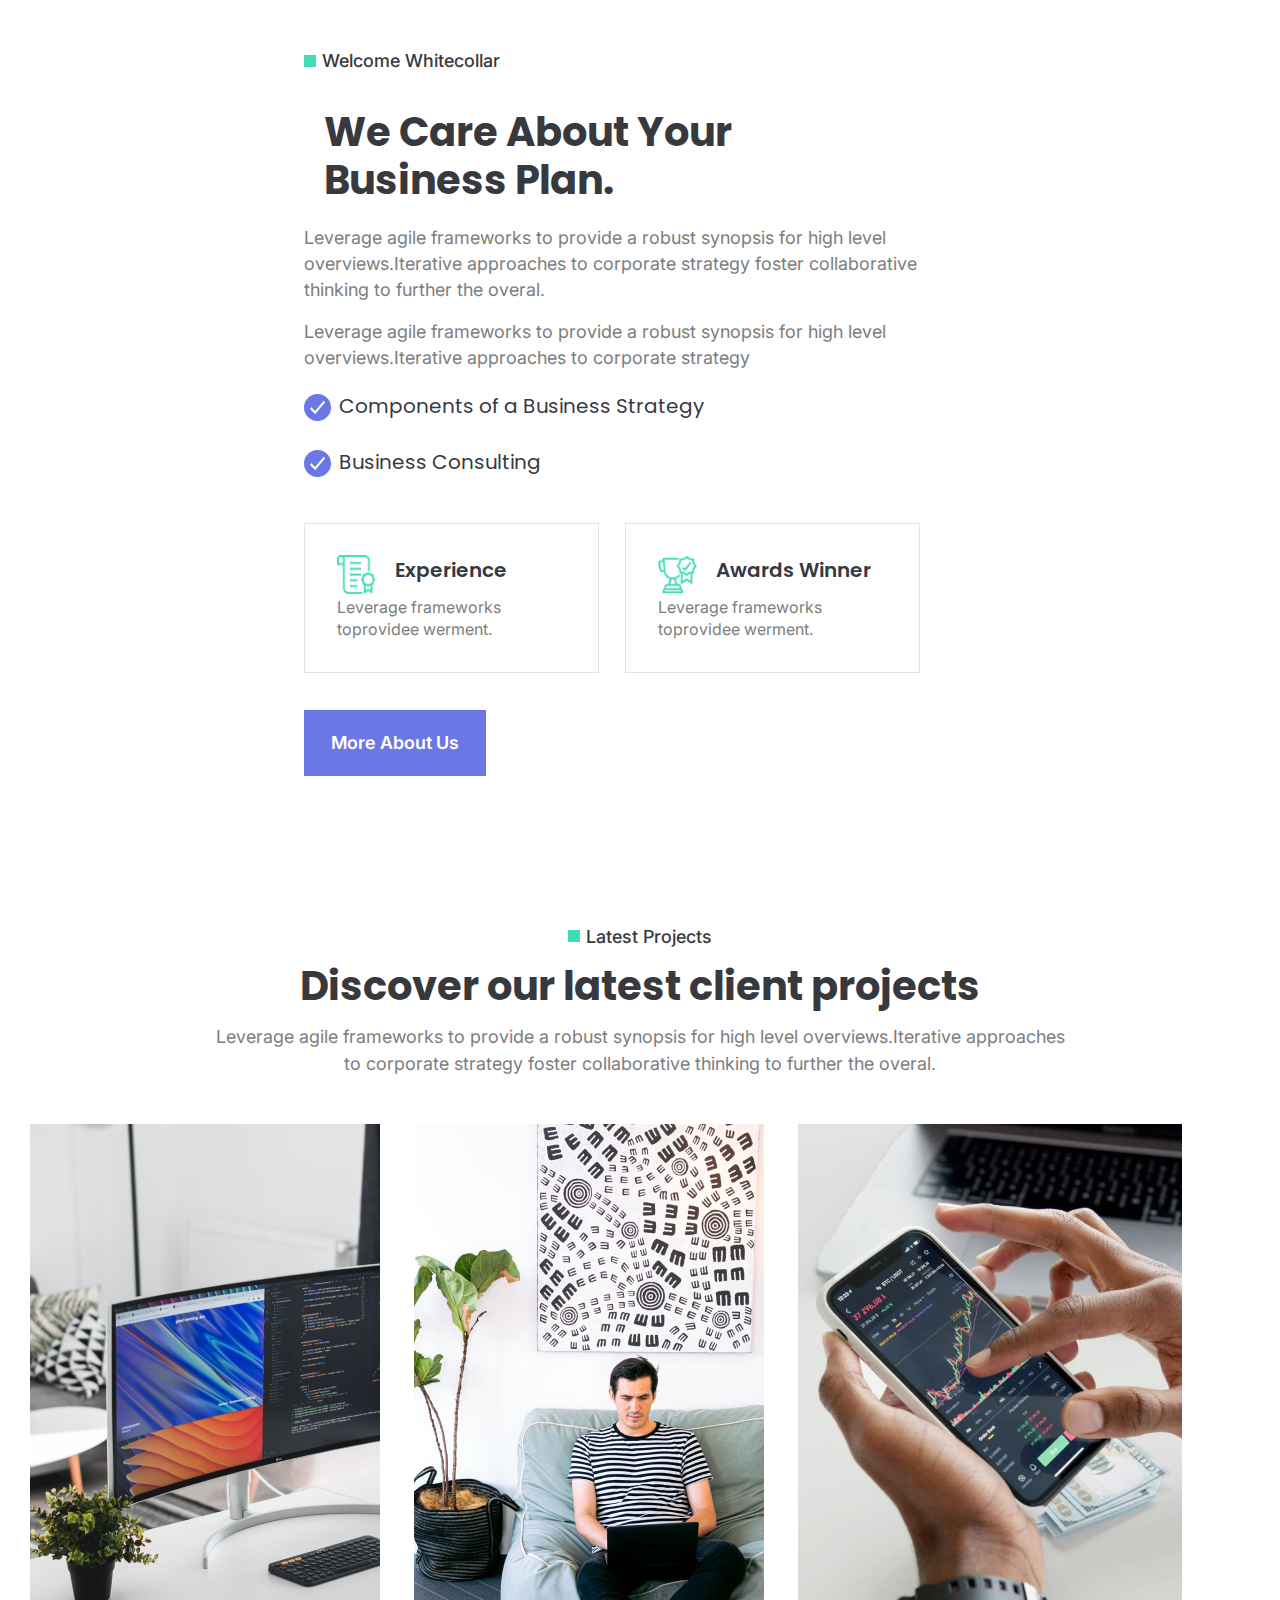
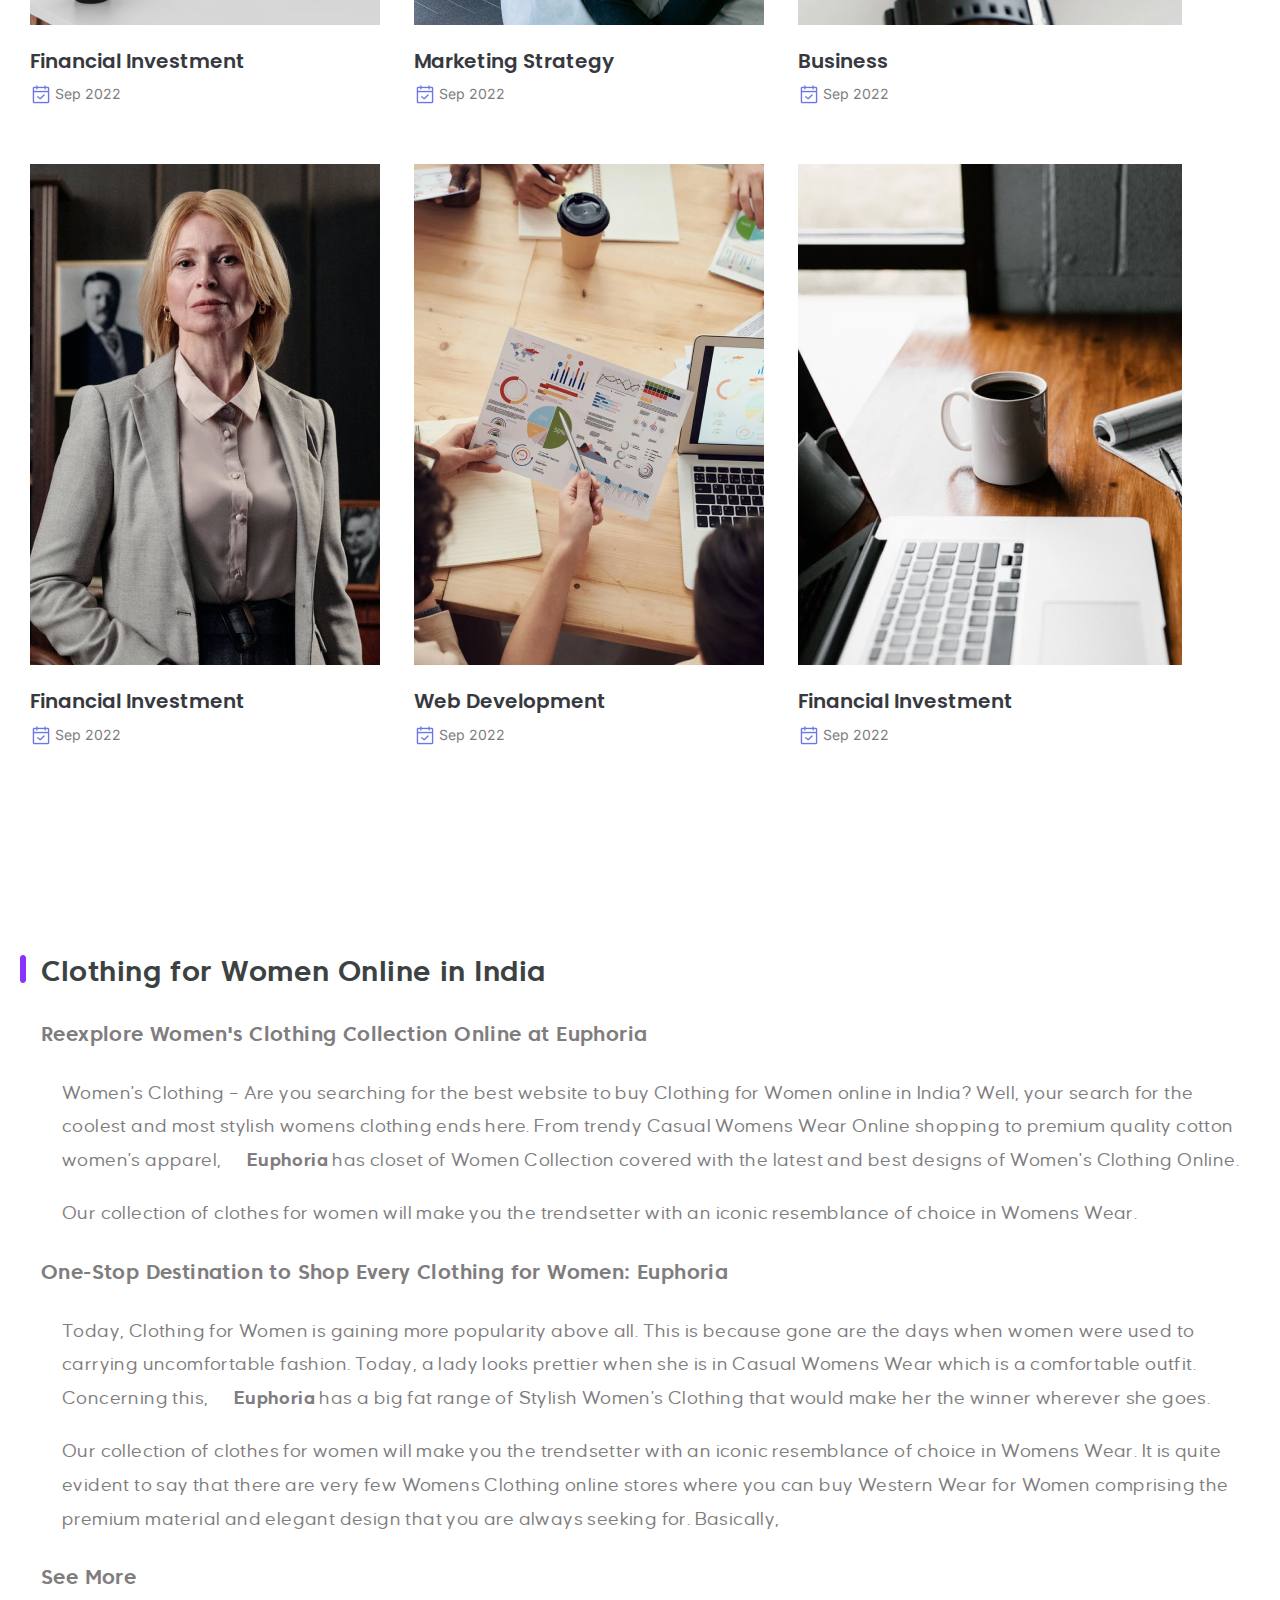
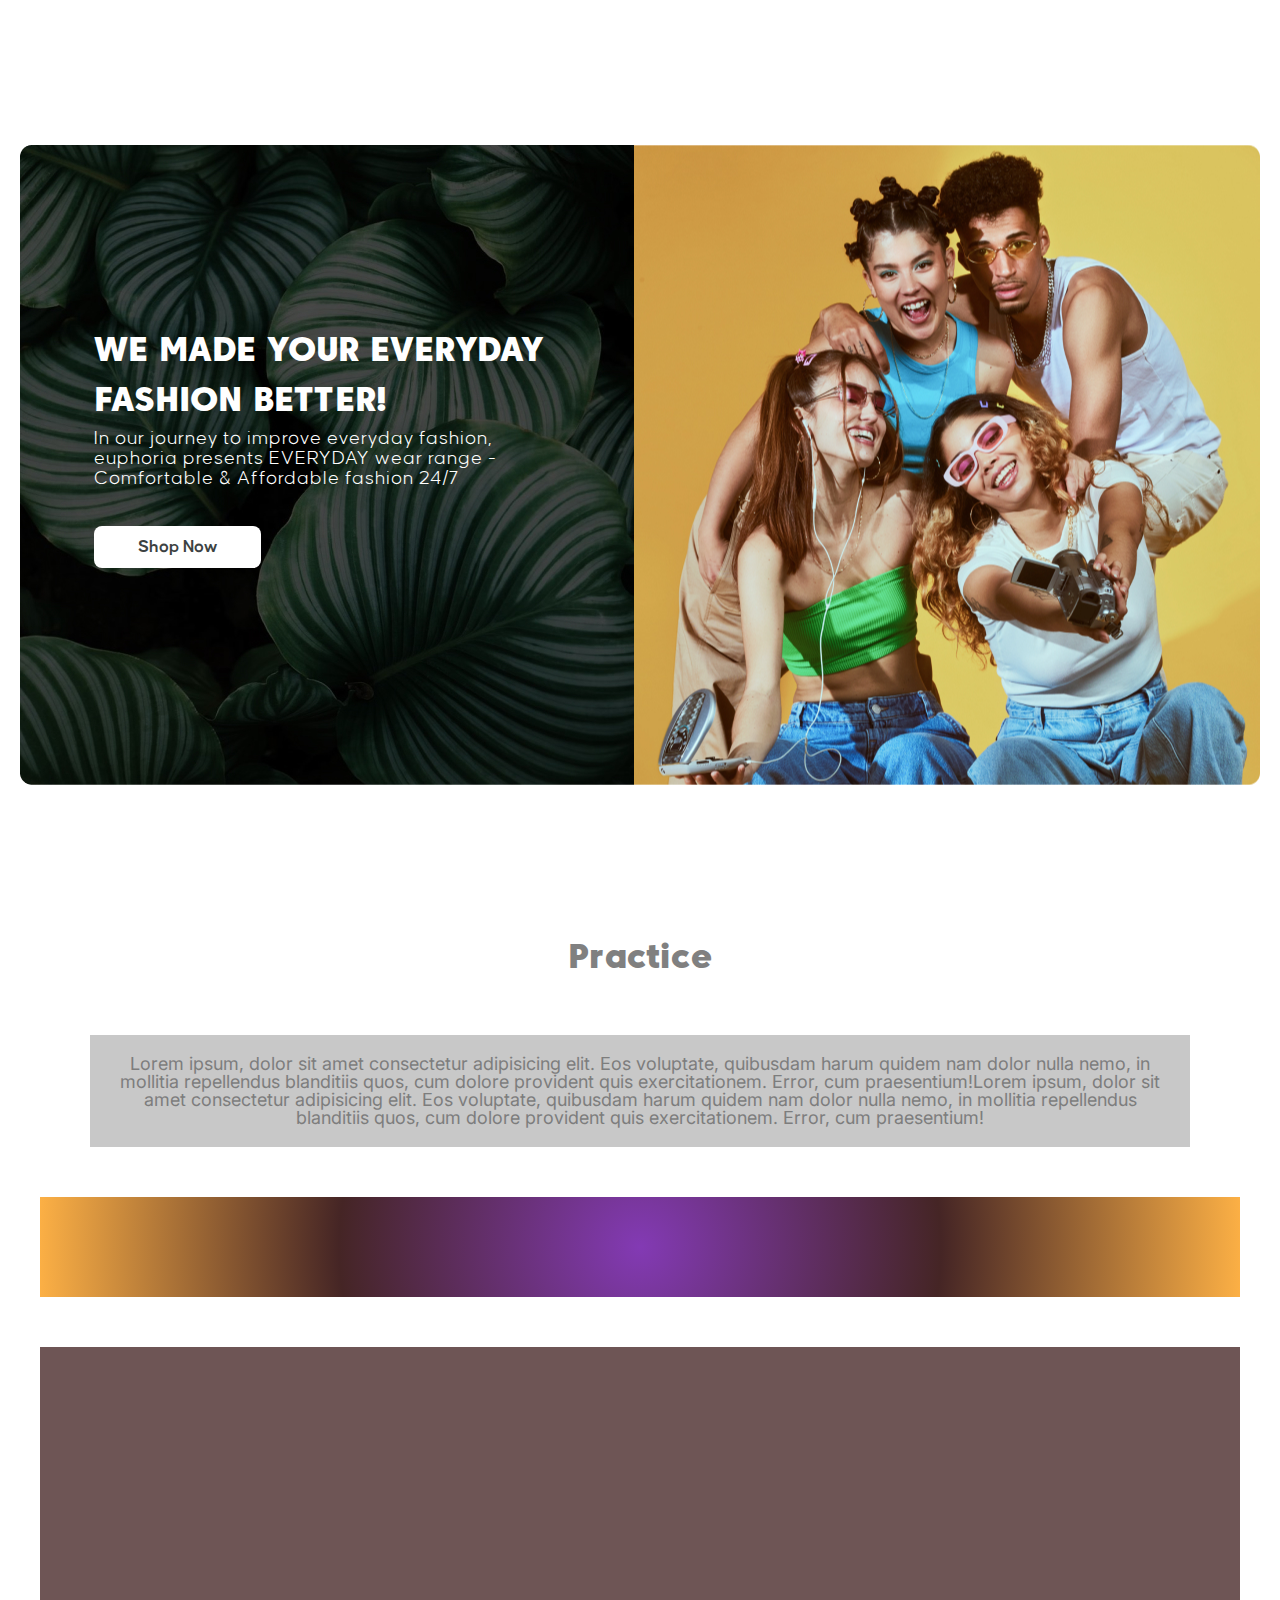
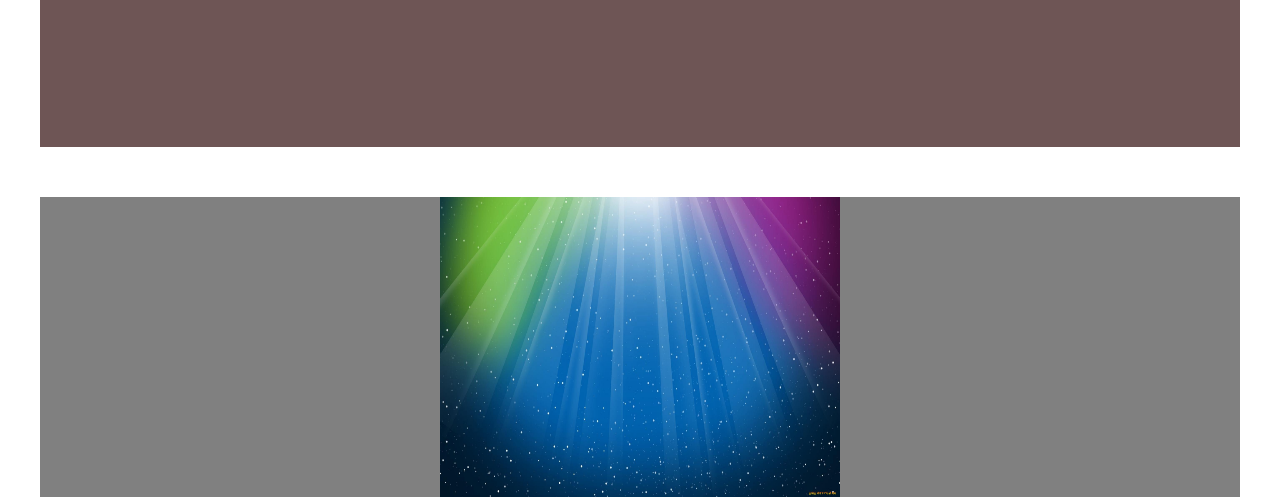
<file: lesson_8/index.html>
<!DOCTYPE html>
<html lang="en">

<head>
  <meta charset="UTF-8">
  <meta name="viewport" content="width=device-width initial-scale=1.0">
  <link rel="stylesheet" href="css/style.css">
  <title>Lesson_8</title>
</head>

<body>
  <header></header>
  <main>
    <!--================section1=========================-->

    <div class="business-container">
      <h4 class="business-sub-title">
        Welcome Whitecollar
      </h4>
      <h1 class="business-title">
        We Care About Your<br>
        Business Plan.
      </h1>
      <div class="business-text">
        <p>
          Leverage agile frameworks to provide a robust synopsis for high level overviews.Iterative approaches to
          corporate
          strategy foster collaborative thinking to further the overal.
        </p>
        <p>
          Leverage agile frameworks to provide a robust synopsis for high level overviews.Iterative approaches to
          corporate
          strategy
        </p>
      </div>
      <ul class="business-list">
        <li class="business-item">
          Components of a Business Strategy
        </li>
        <li class="business-item">
          Business Consulting
        </li>
      </ul>
      <ul class="business-second-list">
        <li class="business-second-item">
          <div class="business-second-content">
            <h3 class="business-second-sub-title-left">Experience</h3>
            <div class="business-second-text">
              <p>Leverage frameworks toprovidee werment.</p>
            </div>
          </div>
        </li>
        <li class="business-second-item">
          <div class="business-second-content">
            <h3 class="business-second-sub-title-right">Awards Winner</h3>
            <div class="business-second-text">
              <p>Leverage frameworks
                toprovidee werment.</p>
            </div>
          </div>
        </li>
      </ul>
      <a class="business-button" href="#">More About Us</a>
    </div>


    <!--==========section2================-->


    <section class="projects">
      <div class="projects-container-more">
        <div class="projects-container-less">
          <h4 class="project-sub-title">Latest Projects</h4>
            <h1 class="project-title">Discover our latest client projects</h1>
            <div class="projet-text">
              <p>
                Leverage agile frameworks to provide a robust synopsis for high level overviews.Iterative approaches to
                corporate
                strategy foster collaborative thinking to further the overal.
              </p>
            </div>
        </div>


        <div class="project-foto-fist-row">

          <div class="project-item">
            <div class="project-img-fist-row-fist"></div>
            <div class="project-content-foto">
              <h3 class="project-sub-title-foto">Financial Investment</h3>
              <div class="date">Sep 2022</div>
            </div>
          </div>
          <div class="project-item">
            <div class="project-img-second-row-fist"></div>
            <div class="project-content-foto">
              <h3 class="project-sub-title-foto">Marketing Strategy</h3>
              <div class="date">Sep 2022</div>
            </div>
          </div>
          <div class="project-item">
            <div class="project-img-third-row-fist"></div>
            <div class="project-content-foto">
              <h3 class="project-sub-title-foto">Business</h3>
              <div class="date">Sep 2022</div>
            </div>
          </div>
        </div>

        <div class="project-foto-second-row">

          <div class="project-item">
            <div class="project-img-fist-row-second"></div>
            <div class="project-content-foto">
              <h3 class="project-sub-title-foto">Financial Investment</h3>
              <div class="date">Sep 2022</div>
            </div>
          </div>
          <div class="project-item">
            <div class="project-img-second-row-second"></div>
            <div class="project-content-foto">
              <h3 class="project-sub-title-foto">Web Development</h3>
              <div class="date">Sep 2022</div>
            </div>
          </div>
          <div class="project-item">
            <div class="project-img-third-row-second"></div>
            <div class="project-content-foto">
              <h3 class="project-sub-title-foto">Financial Investment</h3>
              <div class="date">Sep 2022</div>
            </div>
          </div>
        </div>
      </div>
    </section>

    <!--==========section3================-->

    <section class="clothing">
      <div class="clothing-container">
        <h1 class="clothing-title">Clothing for Women Online in India</h1>
        <h4 class="clothing-sub-title">
          Reexplore Women's Clothing Collection Online at Euphoria
        </h4>
        <div class="clothing-text">
          <p>Women's Clothing – Are you searching for the best website to buy Clothing for Women online in India? Well,
            your search
            for the coolest and most stylish womens clothing ends here. From trendy Casual Womens Wear Online shopping
            to premium
            quality cotton women's apparel, <span class="clothing-span">Euphoria</span> has closet of Women Collection
            covered with the latest and best designs of
            Women's Clothing Online.
          </p>
          <p>Our collection of clothes for women will make you the trendsetter with an iconic resemblance of choice in
            Womens Wear.
          </p>
        </div>
        <h4 class="clothing-sub-title">One-Stop Destination to Shop Every Clothing for Women: Euphoria
        </h4>
        <div class="clothing-text">
          <p>Today, Clothing for Women is gaining more popularity above all. This is because gone are the days when
            women were used
            to carrying uncomfortable fashion. Today, a lady looks prettier when she is in Casual Womens Wear which is a
            comfortable
            outfit. Concerning this, <span class="clothing-span">Euphoria</span> has a big fat range of Stylish Women's
            Clothing that would make her the winner
            wherever she goes.
          </p>
          <p>Our collection of clothes for women will make you the trendsetter with an iconic resemblance of choice in
            Womens Wear.
            It is quite evident to say that there are very few Womens Clothing online stores where you can buy Western
            Wear for
            Women comprising the premium material and elegant design that you are always seeking for. Basically,
          </p>
        </div>
        <a href="#" class="clothing-link">See More</a>

      </div>
    </section>
    <!--==========section4================-->

    <section class="we-made">
      <div class="we-made-container">
        <div class="we-made-block">
          <div class="we-made-img-fist">
            <div class="we-made-content">
              <h1 class="we-made-title">
                WE MADE YOUR EVERYDAY FASHION BETTER!
              </h1>
              <div class="we-made-text">
                <p>
                  In our journey to improve everyday fashion, euphoria presents EVERYDAY wear range - Comfortable &
                  Affordable fashion
                  24/7
                </p>
              </div>
              <a href="#" class="we-made-link">Shop Now</a>
            </div>
          </div>
          <div class="we-made-img-second"></div>
        </div>
      </div>
    </section>

 <!--============practice================-->

    <div class="practice">
      <h1 class="title-practice"> Practice</h1>
      <div class="text-color1">
        <p>
          Lorem ipsum, dolor sit amet consectetur adipisicing elit. Eos voluptate, quibusdam harum quidem nam dolor
          nulla nemo, in mollitia repellendus blanditiis quos, cum dolore provident quis exercitationem. Error, cum
          praesentium!Lorem ipsum, dolor sit amet consectetur adipisicing elit. Eos voluptate, quibusdam harum quidem
          nam dolor nulla nemo, in
          mollitia repellendus blanditiis quos, cum dolore provident quis exercitationem. Error, cum praesentium!
        </p>
      </div>

      <div class="gradient-background2">
      </div>

      <div class="position-background3">
      </div>

      <div>
        <div class="lite-background4"></div>
      </div>
      </div>

  </main>
  <footer></footer>


</body>

</html>
</file>
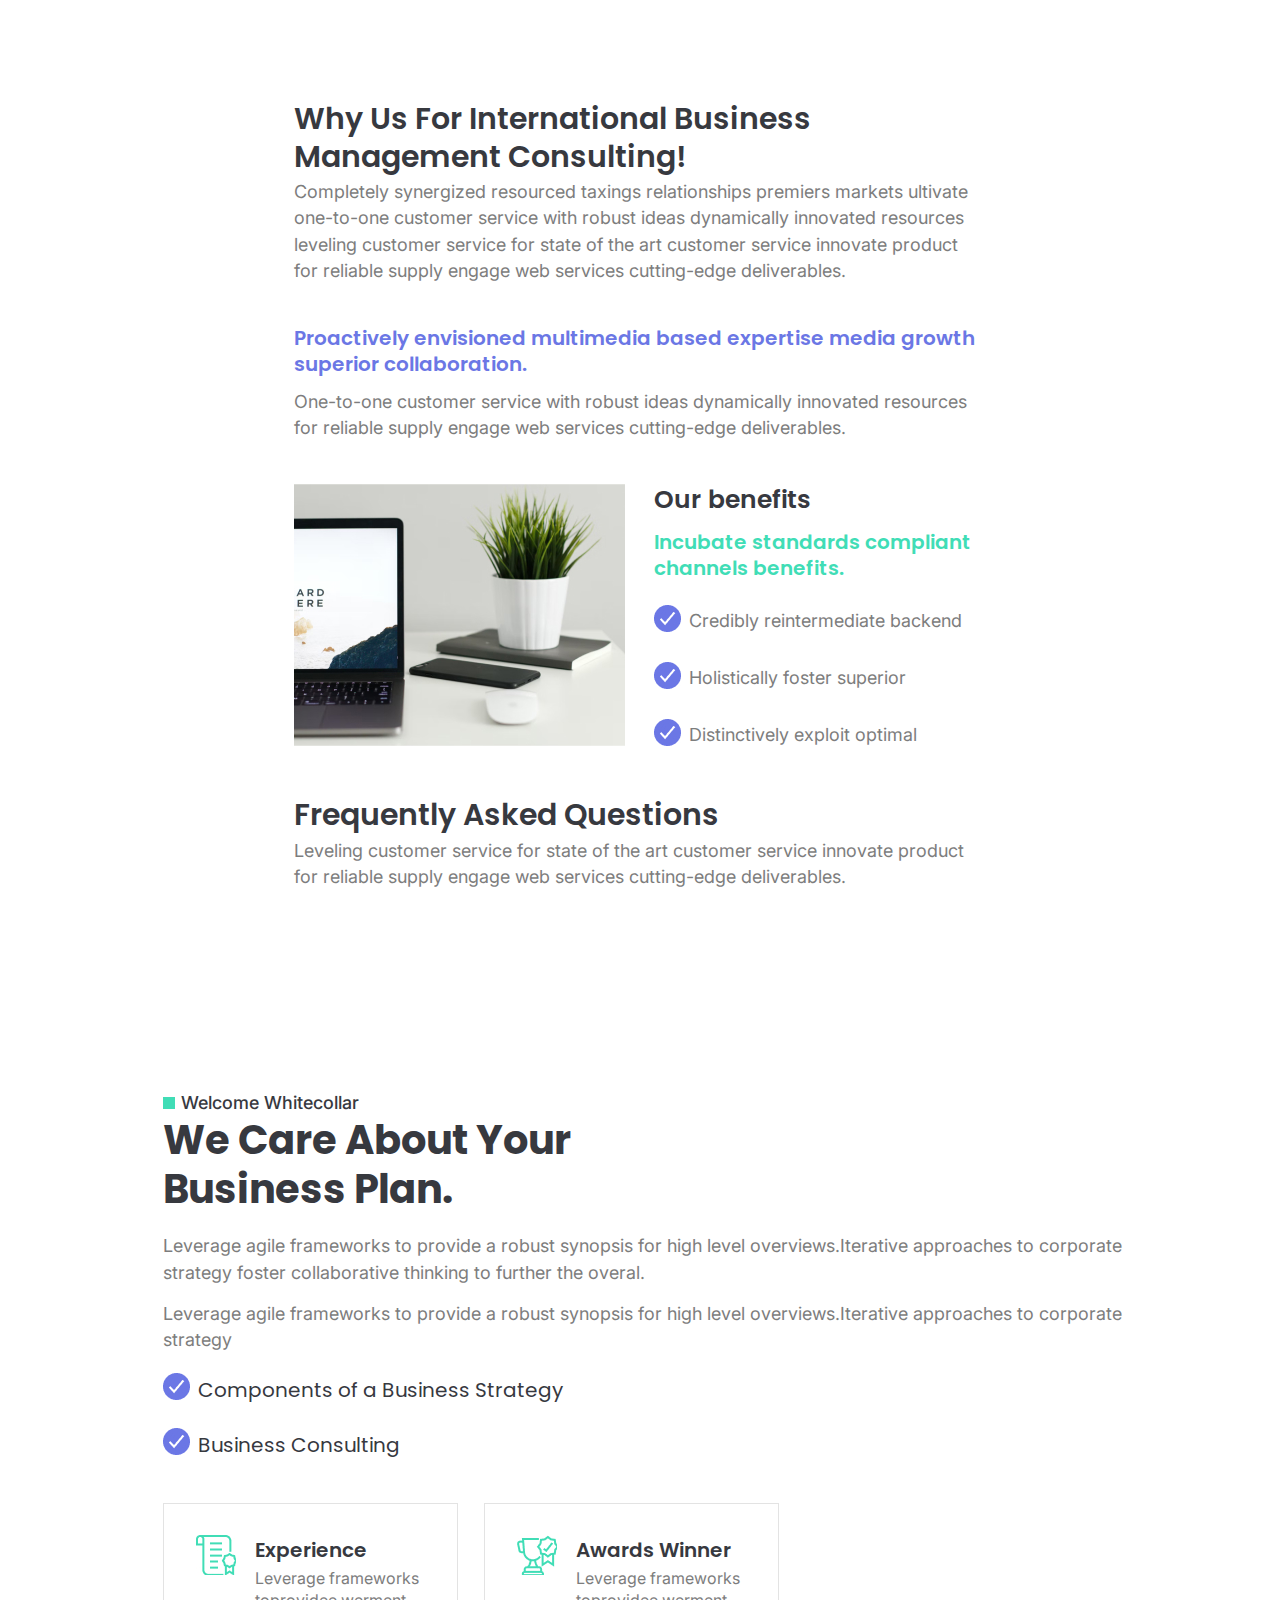
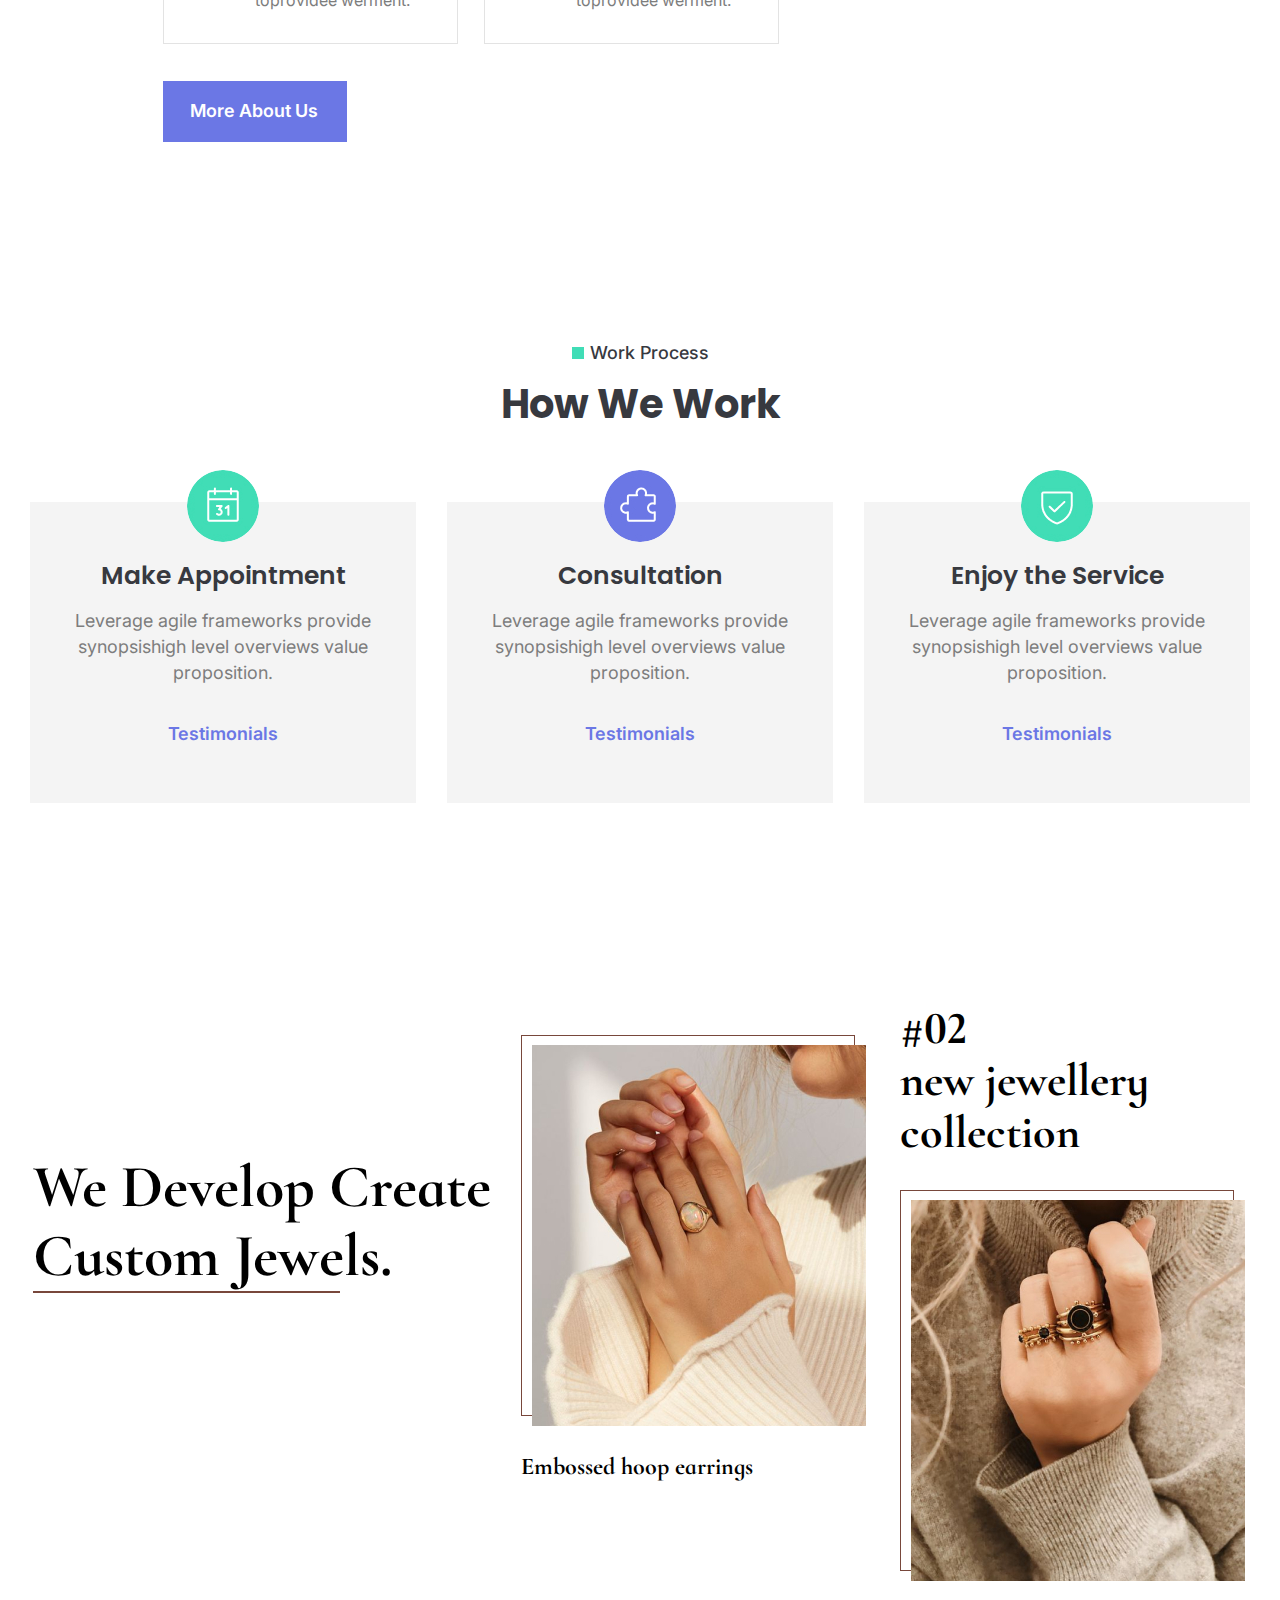
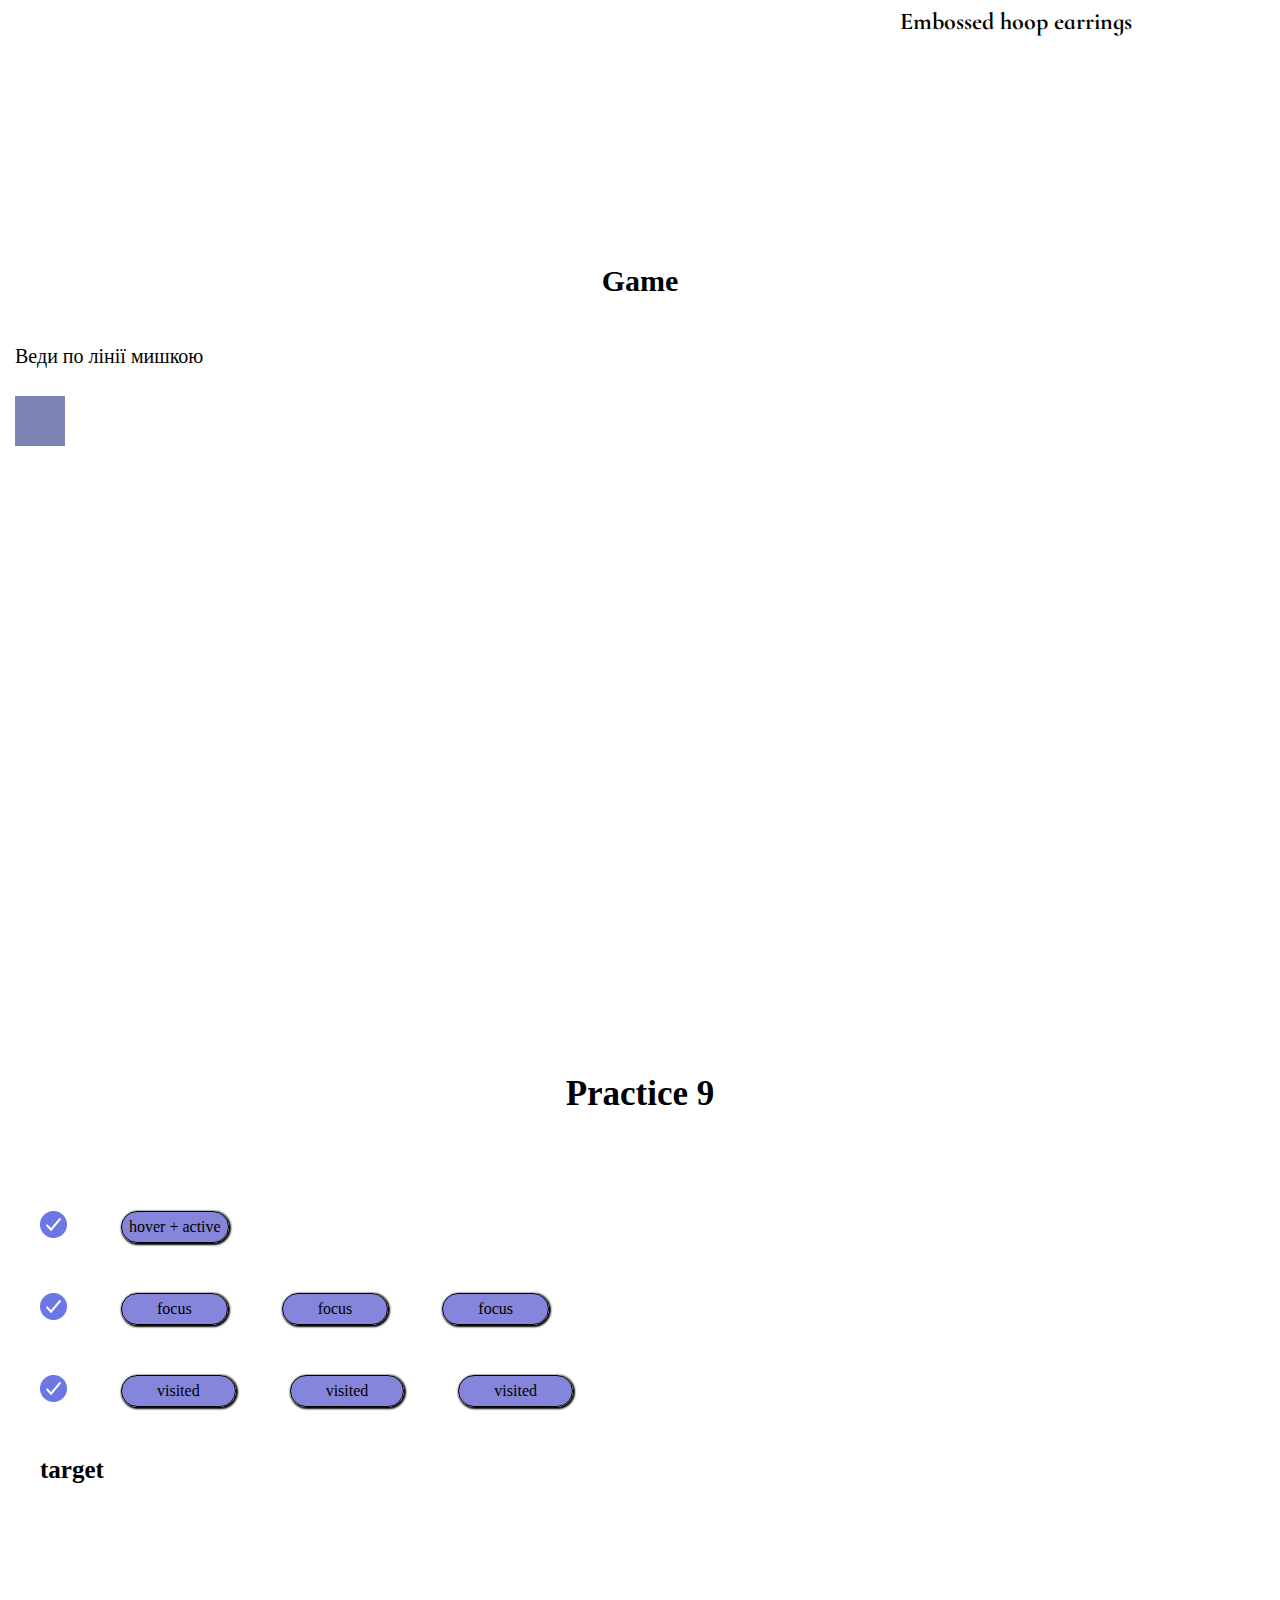
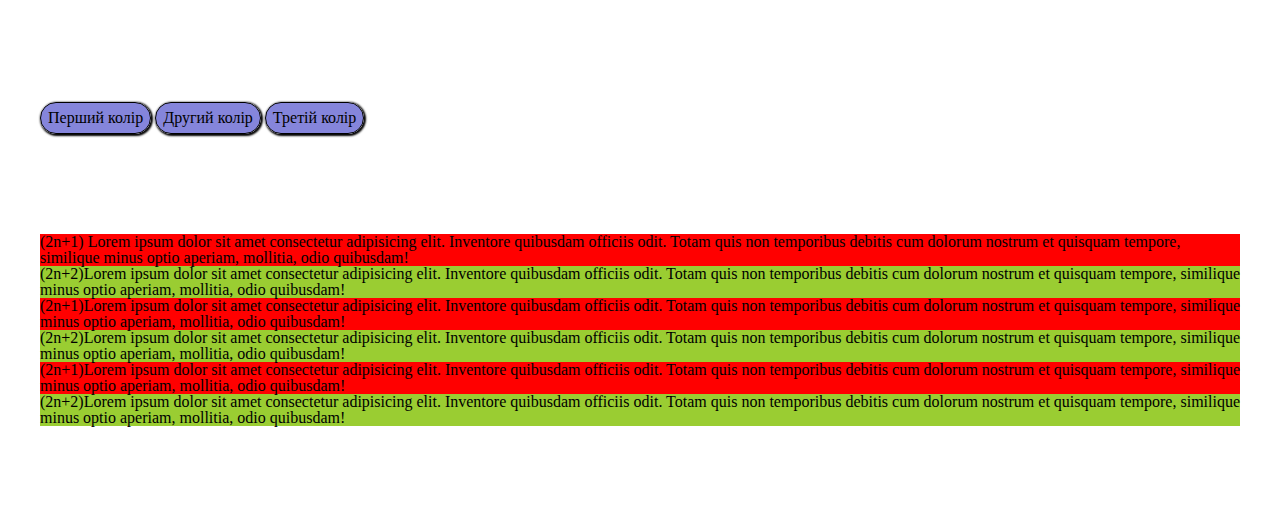
<file: lesson_9/index.html>
<!DOCTYPE html>
<html lang="en">
<head>
  <meta charset="UTF-8">
  <meta name="viewport" content="width=device-width, initial-scale=1.0">
  <link rel="stylesheet" href="css/style.css">
  <title>Lesson_9</title>
  </head>
  <body>
  <header></header>


<main>
<!--=================Section1=================-->

<section class="consalting">
  <div class="container-consalting">

    <div class="blok-text-consalting">
      <h1 class="title-consalting">
        Why Us For International Business Management Consulting!
      </h1>
      <div class="text-consalting">
        <p>
          Completely synergized resourced taxings relationships premiers markets ultivate one-to-one customer service
          with robust
          ideas dynamically innovated resources leveling customer service for state of the art customer service innovate
          product
          for reliable supply engage web services cutting-edge deliverables.
        </p>
      </div>
      <h2 class="sub-title-consalting">
        Proactively envisioned multimedia based expertise media growth superior collaboration.
      </h2>
      <div class="text-consalting">
        <p>
          One-to-one customer service with robust ideas dynamically innovated resources for reliable supply engage web
          services cutting-edge deliverables.
        </p>
      </div>
    </div>

      <div class="blok-our-benefits">
        <img class="img-benefits" src="./img/benefits.jpg" alt="flower">
        <div class="content-our-benefits">
          <h3 class="sub-title-benefits">Our benefits</h3>
          <h4 class="sub-title-small-benefits">
            Incubate standards compliant
            channels benefits.
          </h4>
          <ul class="list">
            <li class="item">Credibly reintermediate backend</li>
            <li class="item">Holistically foster superior</li>
            <li class="item">Distinctively exploit optimal</li>
          </ul>
        </div>
      </div>

      <div class="blok-questions">
        <h2 class="sub-title-questions">Frequently Asked Questions</h2>
        <div class="text-questions">
          <p>
            Leveling customer service for state of the art customer service innovate product for reliable supply engage
            web services
            cutting-edge deliverables.
          </p>
        </div>
      </div>

  </div>
</section>





<!--=================Section2=================-->
<section class="business">
  <div class="conteiner-buciness">
    <div class="content-buciness">
      <h3 class="sub-title-buciness">Welcome Whitecollar</h3>
      <h2 class="title-buciness">We Care About Your
        Business Plan.</h2>
      <div class="text-buciness">
        <p>Leverage agile frameworks to provide a robust synopsis for high level overviews.Iterative approaches to
          corporate
          strategy foster collaborative thinking to further the overal.</p>
        <p>Leverage agile frameworks to provide a robust synopsis for high level overviews.Iterative approaches to
          corporate
          strategy</p>
      </div>
      <ul class="list-business">
        <li class="item-business">Components of a Business Strategy</li>
        <li class="item-business">Business Consulting</li>
      </ul>
      <div class=blok-business-content>

        <div class="content-business-left">
          <div class="content-business-left-item">
            <h2 class="sub-title-content-left">Experience</h2>
            <h4 class="sub-title-small-content">Leverage frameworks toprovidee werment.</h4>
          </div>
        </div>


        <div class="content-business-right">
          <div class="content-business-rigt-item">
            <h2 class="sub-title-content-right">Awards Winner</h2>
            <h4 class="sub-title-small-content">Leverage frameworks
              toprovidee werment.</h4>
          </div>
        </div>
      </div>

      <a class="link-business" href="#">More About Us</a>

    </div>
  </div>
</section>
<!--=================Section3=================-->
<section class="work">
  <div class="conteiner-work">

    <h4 class="sub-title-up-work">Work Process</h4>
    <h2 class="title-work">How We Work</h2>

    <ul class="work-list">
      <li class="blok-list-left">
        <div class="work-list-left-icon"></div>
        <div class="content-list content-list-img-left">
          <h3 class="subtitle-li"><a href="#">Make Appointment</a></h3>
          <div class="text-list-work">
            <p>Leverage agile frameworks provide
              synopsishigh level overviews
              value proposition.
            </p>
          </div>
          <h4 class="sub-title-bottom-list"><a href="#"> Testimonials</a></h4>
        </div>
      </li>

      <li class="blok-list-center">
        <div class="work-list-center-icon"></div>
        <div class="content-list content-list-img-center">
          <h3 class="subtitle-li"><a href="#"> Consultation </a></h3>
          <div class="text-list-work">
            <p>Leverage agile frameworks provide
              synopsishigh level overviews
              value proposition.
            </p>
          </div>
          <h4 class="sub-title-bottom-list"><a href="#"> Testimonials</a></h4>
        </div>
      </li>

      <li class="blok-list-right">
        <div class="work-list-right-icon"></div>
        <div class="content-list">
          <h3 class="subtitle-li"><a href="#"> Enjoy the Service</a></h3>
          <div class="text-list-work">
            <p>Leverage agile frameworks provide
              synopsishigh level overviews
              value proposition.
            </p>
          </div>
          <h4 class="sub-title-bottom-list"><a href="#">Testimonials</a></h4>
        </div>
      </li>
    </ul>

  </div>
</section>



<!--=================Section4=================-->

<section class="jewels">
  <div class="container-jevels">

    <div class="blok-title-jewels">
      <h1 class="title-jewels">We Develop Create Custom Jewels.</h1>
    </div>

    <div class="blok-gerl-1-jevels">
      <div class="content-gerl-1">
        <div class="content-gerl-1-border">
          <img class="content-gerl-img" src="./img/girl1.jpg" alt="gerl with jevels">
        </div>
        <h6 class="content-sub-title">Embossed hoop earrings</h6>
        <span class="content-span">$144.00</span>
      </div>
    </div>


    <div class="blok-gerl-2-jevels">
      <h2 class="content-gerl-2-sub-title">#02<br>
        new jewellery collection</h2>
      <div class="content-gerl-2-border">
        <img class="content-gerl-img" src="./img/gerl2.jpg" alt="gerl with jevels">
      </div>
      <h6 class="content-sub-title">Embossed hoop earrings</h6>
      <span class="content-span">$144.00</span>
    </div>

  </div>
</section>

<!--=============Game================-->

<section class="game">
  <div class="conteiner-game">
    <h2 class="title-game">Game</h2>
    <h3 class="sub-title-game">Веди по лінії мишкою</h3>
    <div class="game-hover">
      <div class="game-line1"></div>
      <div class="game-line2"></div>
      <div class="game-line3"></div>
      <div class="game-line4"></div>
      <div class="game-line5"></div>
      <div class="game-line6"></div>
      <div class="game-line7"></div>
    </div>

  </div>
</section>



<!--==============Practice===============-->
<section class="section-practice">
  <div class="container-practice">
    <div class="blok-practice">
      <h1 class="title-practice"> Practice 9</h1>

      <div class="hover-practice">
        <img class="icon-practice" src="./img/Vector.jpg" alt="icon">
        <a href="#" class="link-hove-practice">hover + active</a>
      </div>

      <div class="focus-practice">
        <img class="icon-practice" src="./img/Vector.jpg" alt="icon">
        <a href="#" class="link-focus-practice">focus</a>
        <a href="#" class="link-focus-practice">focus</a>
        <a href="#" class="link-focus-practice">focus</a>
      </div>

      <div class="visited-practice">
        <img class="icon-practice" src="./img/Vector.jpg" alt="icon">
        <a target="_blank" href="https://www.google.ma" class="link-visited-practice">visited</a>
        <a target="_blank" href="http://www.google.ua" class="link-visited-practice">visited</a>
        <a target="_blank" href="#" class="link-visited-practice">visited</a>
      </div>

      <div class="psevdo-target-practice">
        <h3 class="target-practice">target</h3>
        <div class="box-target-practice">
          <div id="box-green" class="box-green"></div>
          <div id="box-red" class="box-red"></div>
          <div id="box-grey" class="box-grey"></div>
        </div>
        <div class="color-target">
          <a class="green" href="#box-green">Перший колір</a>
          <a class="red" href="#box-red">Другий колір</a>
          <a class="grey" href="#box-grey">Третій колір</a>
        </div>
      </div>


      <div class="color-nth-practice">
        <p> (2n+1) Lorem ipsum dolor sit amet consectetur adipisicing elit. Inventore quibusdam officiis odit. Totam
          quis non temporibus debitis cum dolorum nostrum et quisquam tempore, similique minus optio aperiam, mollitia,
          odio quibusdam!</p>
        <p> (2n+2)Lorem ipsum dolor sit amet consectetur adipisicing elit. Inventore quibusdam officiis odit. Totam quis
          non temporibus
          debitis cum dolorum nostrum et quisquam tempore, similique minus optio aperiam, mollitia, odio quibusdam!</p>
        <p>(2n+1)Lorem ipsum dolor sit amet consectetur adipisicing elit. Inventore quibusdam officiis odit. Totam quis
          non temporibus
          debitis cum dolorum nostrum et quisquam tempore, similique minus optio aperiam, mollitia, odio quibusdam!</p>
        <p>(2n+2)Lorem ipsum dolor sit amet consectetur adipisicing elit. Inventore quibusdam officiis odit. Totam quis
          non temporibus
          debitis cum dolorum nostrum et quisquam tempore, similique minus optio aperiam, mollitia, odio quibusdam!</p>
        <p>(2n+1)Lorem ipsum dolor sit amet consectetur adipisicing elit. Inventore quibusdam officiis odit. Totam quis
          non temporibus
          debitis cum dolorum nostrum et quisquam tempore, similique minus optio aperiam, mollitia, odio quibusdam!</p>
        <p>(2n+2)Lorem ipsum dolor sit amet consectetur adipisicing elit. Inventore quibusdam officiis odit. Totam quis
          non temporibus
          debitis cum dolorum nostrum et quisquam tempore, similique minus optio aperiam, mollitia, odio quibusdam!</p>

      </div>



    </div>
  </div>

</section>


</main>

<footer>
</footer>

</body>

</html>
</file>
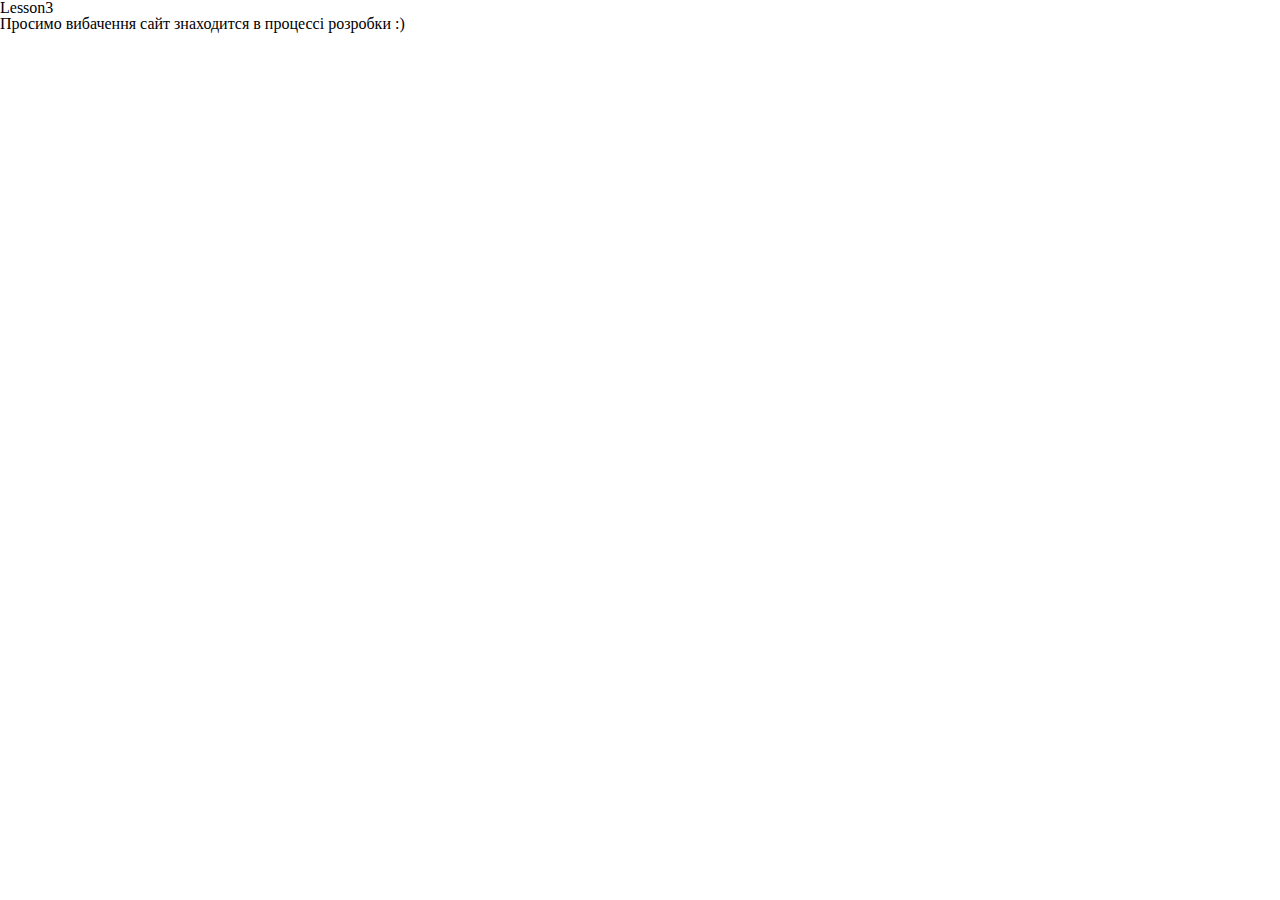
<file: lesson_3/contacts.html>
<!DOCTYPE html>
<html lang="en">

<head>
   <meta charset="UTF-8">
   <meta name="viewport" content="width=device-width, initial-scale=1.0">
   <link rel="stylesheet" href="css/style.css" <title>Lesson3</title>
</head>

<body>
   <header>
      <h1> Просимо вибачення сайт знаходится в процессі розробки :)</h1>
   </header>
   <main></main>
   <footer></footer>
</body>

</html>
</file>
<file: lesson_10/css/style.css>
@import url("fonts.css");
  
   @import url("reset.css");


main{
   padding-top: 50px;
   padding-left:50px ;
   padding-bottom: 50px;
}
.blok-img p:not(:last-child) {
margin-bottom: 20px;
}
</file>
<file: lesson_12/css/style.css>
@import url("fonts.css");
  
   @import url("reset.css");



.wrapper {}
body{
   font-family: "Inter", sans-serif;
   font-size: 16px;
   background-color: rgb(244, 212, 212);
   
}
.header {
   padding: 15px 0;
   background: rgb(198, 173, 173);
   }
   
   [class*="__container"] {
   max-width: 1300px;
   padding: 0 15px;
   margin: 0 auto;
}

.header--fix{
   position: fixed;
   top:0;
   left:0;
   width: 100%;
   z-index: 50;
   }
   .menu{
      text-align: center;
   }
.menu__item{
   display: inline-block;
   position: relative;
   
}
.menu__item:hover .menu__link{
   background-color: red;
}

.menu__link{
padding: 15px;
background-color: rgb(145, 116, 116);
display: inline-block;
}
.sub-menu{
   position: absolute;
   width: 120px;
   left:0;
   top:100%;
   padding-top: 5px;
   visibility: hidden;
}
.menu__item:hover .sub-menu{
   visibility: visible;
}
.sub-menu__item{
background-color:rgb(156, 99, 99);
}
.sub-menu__link {
   padding: 15px;
   display: inline-block;
}
   .sub-menu__item:hover .sub-menu__link {
      background-color:yellowgreen;
   }

.under-menu{
   position: absolute;
   left: 100%;
   top: 70%;
   width: 120px;
   visibility: hidden;
}
.sub-menu__item:hover .under-menu{
   visibility: visible;
}
.under-menu__item{
   background-color: green;
}

.under-menu__link{
   display: inline-block;
   padding: 15px;
}
.under-menu__item:hover .under-menu__link{
   text-decoration:underline;
}

 .page{
   padding-top: 150px;
   padding-bottom: 70px;
 }
 
 .content{
   font-size: 16px;
   display: inline-block;
   padding: 15px;
   width: 800px;
   background-color:rgb(231, 186, 186);
 }
 .main{
   font-size: 0;
}
.side{
   position: sticky;
   top:80px;
   font-size: 16px;
   width: 200px;
   display:inline-block ;
   padding: 15px;
   vertical-align: top;
   background: gray;
}
.side__link::before{
   content: "";
   width: 15px;
   height: 15px;
   background-color: yellow;
   border-radius: 50%;
   position: absolute;
   left:5px;
   top:9px;

}
.side__link{
 background-color:red ;
padding: 10px;
display: block;
position:relative;
padding: 10px 10px 10px 30px;
}
.side__item{
   position:relative ;

}
.side__item:not(:last-child){
   margin-bottom: 5px;
   }
 .side__item:hover .side__link{
   background-color: goldenrod;
 } 
 .sub-menu-side{
   position: absolute;
   left:100%;
   top:0;
   padding-left: 5px;
   width: 200px;
   visibility:hidden;
 }


.sub-menu-side__item{
   background-color: yellowgreen;
   }
.sub-menu-side__link{
   padding: 5px;
   display: block;
}
.sub-menu-side__item:hover .sub-menu-side__link{
   background-color: red;
   text-decoration: underline;
}
.side__item:hover .sub-menu-side{
   visibility: visible;
}
.content{
   margin-bottom: 50px;
}



img{ 
   width: 100%;
}

.blok-image{
   font-size: 0;
   position: relative;
   display: inline-block;
}
.blok-image__item{
  max-width: 386px;
  width: 100%;
  height: 100%;
   position: relative;
}
 
.blok-image:not(:last-child){
margin-bottom: 31px;
}
.blok-image:not(:last-child){
   margin-right: 31px;
}
.blok-image__item:hover::before{
   content: "";
   width: 100%;
   height: 100%;
   position: absolute;
   top:0;
   left: 0;
   opacity:0.7;
   background-color:#4350c3e0 ;
   }






.socials__link:not(last-child){
   margin-right: 13px;
}

.socials{
   position: absolute;
   top: 50%;
   left: 30%;
   visibility: hidden;
}
.blok-image:hover .socials{
   visibility: visible;
}


.content-image__title{
   color: #37393F;
   font-size: 25px;
   font-family: Poppins;
   font-weight: 600;
   line-height: 1.52;
}
.content-image__text{
   color: #7D7D7D;
   font-size: 18px;
    line-height: 1.33;
    text-align: center;
}
.content-image{
   position: absolute;
   top: 396px;
   left:22px;
   padding: 24px 47px;
   width: 88.4%;
   background-color: white;
}
</file>
<file: lesson_15/css/style.css>
@import url("fonts.css");
  
   @import url("reset.css");

.body{
   font-family:"Causten",sans-serif;
   font-size:18px;
   color:#333333;
}

.wrapper {
   min-height:100%;
   overflow:clip;
   display:flex;
   flex-direction:column;
   
}
.wrapper >main{
   flex-grow:1;
}
[class*="__container"]{
   max-width:1270px;
   margin:0 auto;
   padding:0 15px;

}
.button{
   display:inline-block;
   padding:12px 48px;
   background-color: #8A33FD;
   color: white;
   font-weight:500;
   line-height:1.22;
   border-radius:8px;
   justify-content:center;
   align-items:center;
   text-transform:capitalize;
   
}     
.button--border{
   background-color: transparent;
   color:#8A33FD;
   border:1px solid #3C4242;
   margin-left: 29px;
   
}
.button:hover{
   background-color: rgb(24, 24, 167);
}
.button--border:hover{
   color:white;
}

.header{
   position: fixed;
   top:0;
   left:0;
   width: 100%;
   z-index: 50;
   border-bottom: 1px solid #bebcbd;
   background: white;
   
}
.header__container{
  display:flex ;
  padding-top: 34px;
  padding-bottom: 31px;
  min-height: 111px;
  align-items:center;
  
}
.header__logo{
   flex-basis: 91px;
   flex-grow: 0;
   flex-shrink: 0;
   margin-right: 164px;
}

.header__search{
 color: #807D7E;
font-weight: 500;
padding: 12px 48px;
border-radius: 8px;
background-color: #F6F6F6;
margin-right: 210px;
}
.header__search::before{
   content: "";
   display: inline-block;
   width: 20px;
   height: 20px;
   background: url("../img/header/Icon.svg")0 0 no-repeat;
   margin-right: 12px;
   position: relative;
   top:5px;
   left:0;
 
}



.header__country{
line-height: 1.22;
margin-right: 86px;

}

.header__country::after{
   content: "";
   display:inline-block;
   width: 10px;
   height: 5px;
   background: url("../img/header/Vector2.svg")0 0 no-repeat;
   position: relative;
   left:19px;
   }














/*-----------------------------*/

.main{
   padding-top:200px;
   
}

.item-product{
   display: flex;
   flex-direction:column;
}

.categorie__men-title{
color: #3C4242;
font-size: 34px;
font-family: Core Sans, sans-serif;
font-weight: 600;
line-height: 1.02;
letter-spacing: 0.68px;
margin-bottom: 70px;
}
.categorie__men-title::before{
   content: '';
   width: 6px;
   height: 30px;
   border-radius: 10px;
   background-color: #8A33FD;
   margin-right: 20px;
   display: inline-block;

}


.item-product__body{
   display: flex;
   flex-grow: 1;
}
.item-product__link{
   flex-grow: 0;
   flex-shrink: 0;
   flex-basis: 18px;
   background: url('../img/main/Arrow1.svg') center no-repeat;
   align-self:flex-start;
   min-height: 45px;
}
.item-product__content{
  flex-grow: 1; 
  display: flex;
  flex-direction: column;
}
.item-product__subtitle{
   flex-grow: 1;
}
.categorie__men-products{
   display:flex;
   margin: 0 -25px;
   flex-wrap: wrap;
}
.categorie__column{
   flex-grow: 0;
   flex-shrink: 0;
   flex-basis: 25%;
   padding:0 25px;
   margin-bottom:50px ;
}
.item-product__image:not(:last-child){
   margin-bottom: 15px;
}
.item-product__subtitle:not(:last-child){
   margin-bottom: 4px;
}
.item-product__image:hover{
   transform: scale(1.1);
}

.item-product__image{
   overflow: hidden;
   border-radius: 10px;
   transition: all 0.3s;
}

.item-product__image img{
   width: 100%;
}
.item-product__link-subtitle{
   color: #2A2F2F;
   font-size: 17.88px;
   font-family: Causten;
   font-weight: 700;
   line-height: 1.11;
}

.item-product__text{
   color: #7F7F7F;
   font-size: 13.41px;
   font-family: Causten;
   font-weight: 500;
   line-height: 1.37;
}





/*-------------------------*/


.main__wishlist {
   display: flex;
   flex-direction: column;
   gap: 46px;
   margin: 0 auto;
   max-width: 933px;
   padding: 0 15px;
   font-size: 22px;
   margin-bottom: 100px;
   margin-top: 100px;
}


.product__sidebar-left{
   display: flex;
   align-items: center;
   
   
}
.product__link{
   background: url('../img/main/Icon1.2.svg') no-repeat;
   height: 22px;
   flex-basis: 22px;
   flex-grow: 0;
   flex-shrink: 0;
   margin-right: 36px;
   transition: transform 0.4s;

}
.product__link:hover{
   transform: rotate(360deg);
}
.product__content{
   display:flex ;
   flex-direction:column;
   flex-basis: 266px;
   flex-grow: 1;
   flex-shrink: 0;
   gap:12px;
}

.product__sidebar-right{
   display: flex;
}
.product__subtitle{
   color: #3C4242;
   font-size: 22px;
   font-family: Causten;
   font-weight: 700;
   letter-spacing: 0.44px;
   line-height: 1.18;
}
.product__subtitle a:hover{
  text-decoration: underline;
}


.product__sidebar-right{
   display: flex;
   align-items: center;
}
.product__price{
   color: #807D7E;
   font-size: 22px;
   font-family: Causten;
   font-weight: 700;
   letter-spacing: 0.44px;
   margin-right: 50px;
}
.product__item{
   display: flex;
   justify-content:space-between;
   align-items: center;
   padding-bottom: 30px;
   border-bottom: 1px solid #EDEEF2;
}

.product__image{
   flex:0 0 110px;
   margin-right: 36px;
   transition: transform 0.3s;
}
.product__image img{
   max-width:100% ;
}


.product__image:hover{
   transform: scale(1.1);
}

.product__button{
   margin-right: 7px;
   padding: 14px 28px;
   background-color:#8A33FD ;
   border-radius: 8px;
   color: white;
   font-size: 18px;
   font-family: Causten;
   font-weight: 500;
   line-height:1.22;
   display: inline-flex;
   align-items: center;
   flex-basis: 143px;
   flex-grow: 0;
   flex-shrink: 0;
}

.main__subtitle-wishlist{
   color: #3C4242;
   font-size: 28px;
   font-family: Core Sans,sans-serif;
   font-weight: 600;
   letter-spacing: 0.56px;
   line-height: 1.20;
   padding-left: 18px;
}
.product__button:hover{
   background-color: #6a0de5;
   text-decoration: underline;
   transform: scale(1.1);
}
.product__image:hover{
   transform: scale(1.1);
}

.product{
 display: flex; 
 flex-direction: column; 
 gap:30px
}

/*-------------------------*/

.main__page2{
   max-width: 925px;
   margin: 0 auto;
   padding:0 15px ;
   padding-bottom: 100px;
   font-size: 14px;

}
.main__orders {
   display: flex;
   flex-direction: column;
   row-gap: 30px;
}

.order__left-side{
  display: flex;
  flex-direction: column; 
  align-items: flex-start;
}
.order__right-side{
   display: flex;
   flex-direction: column;
   align-items: flex-end;

}
 .order{
   display: flex;
   justify-content: space-between;
   background-color: #F6F6F6;
   align-items: flex-end;
   padding: 28px 47px;
   border-radius: 8px;
 }

 .content{
   display: flex;
   justify-content:space-between ;
   align-items: center;
   padding-bottom: 30px;
   border-bottom: 1px solid #EDEEF2;
 }
.content__left-side{
   display: flex;
   
}

.order__subtitle{
   color: #3C4242;
   font-size: 20px;
   font-family: Causten;
   font-weight: 600;
   line-height: 1.2;
}
.order__subtitle:not(:last-child){
   margin-bottom: 14px;
}
.content__text,
.order__text{
   color: #807D7E;
   font-size: 14px;
   font-family: Causten;
   font-weight: 600;
   line-height: 1.21;
}
.order__text span{
   color: #BEBCBD;
   font-size: 14px;
   font-family: Causten;
   font-weight: 400;
}
.order__left-side p:not(:last-child)
.order__right-side p:not(:last-child){
   margin-bottom: 7px;
}
.content__subtitle{
   color: #3C4242;
   font-size: 16px;
   font-family: Causten;
   font-weight: 600;
   line-height: 1.19;
}
.content__subtitle a:hover{
   text-decoration: underline;
}
.content__subtitle:not(:last-child){
   margin-bottom: 10px;
}
.content__details{
   display: flex;
   flex-direction: column;
   
}
.content__details p:not(:last-child){
   margin-bottom: 5px;
}

.content__text{
   color: #3C4242;
}


.content__text span{
   color: #BEBCBD;
   font-size: 14px;
   font-family: Causten;
   font-weight: 600;
   line-height: 1.21;
}
.content__text--grey{
   color: #807D7E;
}

.content__image:hover{
   transform: scale(1.1);
}
.content__image{
margin-right: 25px;
transition: all 0.3s;
flex-grow: 0;
flex-shrink: 0;
flex-basis: 96px;

}
.content__image img{
 max-width: 100%; 
  
}


.content__button{
   padding: 14px 28px;
   background-color: #8A33FD;
   color: white;
   font-size: 18px;
   font-family:Causten;
   font-weight:500;
   line-height:1.22;
   border-radius: 8px;
   transition: all 0.3s;
   text-transform:capitalize;
   align-items:center;
   max-width: 144px;
   display:inline-flex;
   flex-basis:144px;
   flex-grow: 0;
   flex-shrink: 0;
}

.content__button:hover{
   background-color:#5d0dc6;
   transform: scale(1.1);
   text-decoration:underline;
}  
.content__right{
   display:flex;
}
</file>
<file: lesson_3/css/style.css>
@import url("reset.css");
</file>
<file: lesson_4/css/style.css>
@import url("reset.css");



*{color:blue;
}

/*Селектор класу*/

.blok_text {color:red;
}

/*селектор тегу*/

h1{color:grey;
}

/*селектор id*/

#id8{color:yellowgreen;
}

/*каскадність селекторів*/

.list a{color:yellow;
}

p>span{color:green;
}

.blok~p{color:black;
}

.blok+h2{color:aqua;
   }

   .list .item{color:black;
   }
   .text .sub-title-chi{color:greenyellow;
   }

   .footer>.footer-list{color:black;
   }

/*селектори атрибутів*/

[class*="sub"]{color:pink;
}
</file>
<file: lesson_5/css/style.css>
@import url("fonts.css");
  
   @import url("reset.css");



   
body{
   font-family: "Inter", sans-serif;
   font-size: 18px;
   color: #7d7d7d;
   }

.title,
.sub-title {
   font-family: "Poppins", sans-serif;
   font-weight: 600;
}
.title{
   font-size: 30px;
   color:#37393F;
   line-height:1.27;
   }

.sub-title{
   font-size: 20px;
   color: #6B77E5;
   line-height:1.27;
}
.text-bottom
.section,
.list,
.text,
.blok{
   line-height: 1.46;
}
.sub-title-bottom {
   color: #37393F;
   font-size: 40px;
   font-family: "Poppins", sans-serif;
   font-weight: 700;
   line-height: 1.27;
}
.list,
.list-ol{
   font-weight: 500;
   
}
.lorem{
   font-family:"Causten", sans-serif;
   
}
  
.sub-title-eye{
   color: rgba(255, 0, 0, 0.5); 
   text-align:center;
}
.text-salmon{
   text-decoration: underline;
   text-align: justify;
   word-spacing: 5px;
}
.sub-title-salmon{
   text-shadow: -5px -6px 2px gray ;
   text-align: center;
   color:orange;
   text-decoration: line-through;
}
.text-broccoli{
   text-transform: capitalize;
   line-height:1.3;
   font-size: 25px;
   }
   .text-batat{
      letter-spacing: 5px;
      text-indent: 10px;

   }
</file>
<file: lesson_6/css/style.css>
@import url("fonts.css");

   @import url("reset.css");



   body {
      font-family: inte, sans-serif;
      font-size: 18px;
      color: #7D7D7D;
   }



   .cooperation-img {}

   .blok {
      max-width: 722px;
      padding: 50px 15px;
      margin: 0 auto;
   }

   .title {
      color: #37393F;
      font-size: 30px;
      font-weight: 600;
      line-height: 1.27;
      margin-bottom: 12.5px;
   }

   .title,
   .sub-title,
   title-benefits,
   .sub-title-benefits {
      font-family: Poppins, sans-serif;
   }


   .text {
      line-height: 1.46;
      margin-bottom: 40px;
   }

   .text p {
      margin-bottom: 15px;
   }

   .sub-title {
      color: #6B77E5;
      font-size: 20px;
      font-weight: 600;
      line-height: 1.27;
      margin-bottom: 12px;
   }

   .benefits {
      font-size:0;
      
   }

   .benefits-img,
   .cooperation-img {
      max-width: 100%;
   }

   .cooperation-img {
      margin-bottom: 37px;
   }

   .benefits-img {
      width: 331px;
      margin-right: 29px;
      
  }

   .content-benefits {
      display: inline-block;
      width: 332px;
      font-size: 18px;
   
   }

   title-benefits {
      color: #37393F;
      font-size: 25px;
      font-weight: 600;
      line-height: 1.27;
      margin-bottom: 15px;
   }

   .sub-title-benefits {
      color: #40DDB6;
      font-size: 20px;
      font-weight: 600;
      line-height: 1.27;
      margin-bottom: 23.5px;
   }

   .list-benefits li {
      margin-bottom: 35px;
   }
   

   .sub-title-do{
      color: #D06B00;
      font-size: 28px;
      margin-bottom: 13px;
      margin-top: 36px;
      width: 183px;
   }
   .title-jewels{
      color: #0E333D;
      font-size: 59px;
      font-family:DM Serif Text,sans-serif;
      line-height: 1.47;
      width:526px;
      margin-bottom:25px;
}

.text-jewels {
   color: #474747;
   font-size: 20px;
   line-height:1.8;
   width:563px;
   }

      .blok-jewels {
         max-width: 1169px;
         margin: 0 auto;
         padding: 50px 15px;
         
       }



   .jewels {
      display: inline-block;
      margin-right: 38px;
      vertical-align: top;
   }
      
   
      .wooman-img{
         max-width:303px;
         }
       .decoration-img{
         max-width:303px;
       }
      
    .training1{
      width:200px;
      max-height: 300px;
      overflow: scroll;
      margin:0 auto ;
      margin-bottom: 50px;
   }  

      .training2{
         display: inline-block;
         width:200px;
         margin: 0 300px 0 50px;
         padding: 10px;
         vertical-align: top;
      }
        
       .training3{
            display: inline-block;
            width: 200px;
            padding: 10px;
         }
</file>
<file: lesson_7/css/style.css>
@import url("fonts.css");
  
   @import url("reset.css");






body{
   font-family: Inter, sans-serif;
   font-size: 18px;
   color: #7D7D7D;
}


 .container-licencing {
   max-width: 1218px;
   margin: 0 auto 100px;
}

.square{
   background-color: #40DDB6;
   width: 12px;
   height: 12px;
  display: inline-block;
  margin-right: 6px;
}

.sub-title-licencing {
   display: inline-block;
   color: #37393F;
  font-weight: 500;
  margin-top: 16px;
}

.sub-title-square {
   text-align: center;
}

.title {
   text-align: center;
   color: #37393F;
   font-size: 60px;
   font-family: Poppins,sans-serif;
   font-weight: 700;
   line-height: 1.21;
   margin-bottom: 70px;
}
.sub-title-icons{
   color: #37393F;
   font-size: 40px;
   font-family: Poppins,sans-serif;
   font-weight: 700;
   line-height: 1.21;
   margin-bottom: 11px;
}

.text-icons{
   line-height: 1.46;
   margin-bottom: 32px;
}
.sub-title-unsplash,
.sub-title-pexels,
.sub-title-phosphor{
  color: #37393F;
  font-size: 30px;
  font-family: Poppins,sans-serif;
  font-weight: 700;
  
}
.sub-title-phosphor{
   margin-bottom: 100px;
}

.one-span{
   color: #40DDB6;
   font-size: 30px;
   font-family: Poppins,sans-serif;
   font-weight: 400;
}
.sub-title-photography{
   color: #37393F;
   font-size: 40px;
   font-family: Poppins,sans-serif;
   font-weight: 700;
   line-height: 1.21;
   margin-bottom: 11px;
}

.text-all{
   line-height: 1.46;
   margin-bottom: 24px;
}
.sub-title-unsplash,
.sub-title-pexels{
   margin-bottom:8px;
}

.text-image-license,
.text-image-pexels{
  color: #40DDB6;
  line-height:1.46;
   
}

.text-image-pexels{
margin-bottom: 24px;
}

.text-image-license{
margin-bottom: 100px;
}

.sub-title-fonts{
   color: #37393F;
   font-size: 40px;
   font-family: Poppins,sans-serif;
   font-weight: 700;
   line-height: 1.21;
   margin-bottom: 11px;
}
.fonts-span{
   color: #40DDB6;
   font-size: 18px;
   font-family: Inter,sans-serif;
   font-weight: 500;
   line-height: 1.46;
}
.text-white{
   line-height:1.46;
   width: 739px;

}
/*----------Page2-----------------*/

.container-clothing {
   max-width: 1240px;
   margin: 0 auto 100px;
   
}


.title-clothing {
   color: #3C4242;
   font-size: 28px;
   font-family:Core-sans,sans-serif;
   font-weight: 600;
   line-height: 1.20;
   letter-spacing: 0.56px;
   width: 552px;
   margin-bottom: 30px;
}
.sub-title-bottom,
.text-clothing,
.text-collection-bottom,
.text-collection-middle,
.sub-title-one-stop,
.sub-title-clothing {
   color: #807D7E;
   font-size: 20px;
   font-family: Core-sans,sans-serif;
   font-weight: 600;
   line-height: 1.68;
   letter-spacing: 0.40px;
   margin-bottom: 25px;
}

.text-clothing {
   font-family: Causten,sans-serif;
   font-weight: 400;
   margin-bottom: 20px;
   }
.text-today,
.clothin-span {
   color: #807D7E;
   font-size: 20px;
   font-family: Causten,sans-serif;
   font-weight: 700;
   line-height: 1.68;
}

.text-collection-middle {
   font-family: Causten,sans-serif;
   font-weight: 400;
   margin-bottom: 25px;
}

.sub-title-one-stop {
   width: 1153px;
}

.text-today {
   font-weight: 400;
   letter-spacing: 0.40px;
   margin-bottom: 20px;
}
.text-collection-bottom{
font-family: Causten,sans-serif;
font-weight: 400;
margin-bottom: 20px;
}

.sub-title-bottom {
   width: 168px;
   margin-bottom: 0px;
}

/*-------Page3-------------------*/
.container-project {
   margin:  0 auto 100px ;
   max-width: 830px;
   
}

.title-project {
   color: #37393F;
   font-size: 40px;
   font-family: Poppins, sans-serif;
   font-weight: 700;
   line-height: 1.27;
   width: 399px;
   margin-bottom:13px;
}
.text-progect-botton,
.text-progect-middle,
.list-ol-project,
.list-ul-project,
.text-progect-top {
   color: #7D7D7D;
   font-size: 18px;
   font-family: Inter,sans-serif;
   font-weight: 400;
   line-height: 1.46;
   margin-bottom: 35px;
}
.list-ol-project,
.list-ul-project {
   width: 431px;
   margin-left: 16px;
   margin-bottom: 35px;
   font-weight: 500;
   }
.list-ul-project .item-li-project{
   padding-bottom: 24px;
}

.list-ol-project {
   width: 441px;
}


.list-ol-project .item-ol-project{
   padding-bottom: 24px;
}

/*-------Page4-------------------*/
   
  .container-jevels{
   max-width: 1103px;
   margin: 0 auto 100px;
  }
  .sub-title-jevels{
   padding-top: 70px;
   color: #D58417;
   font-size: 20px;
   font-family: Cormorant Infant,serif;
   font-weight: 700;
   line-height: 20px;
   margin-bottom: 27px;
   width: 128px;
  }
   .title-jevels{
      color: black;
      font-size: 64px;
      font-family: Cormorant Infant,serif;
      font-weight: 700;
      line-height: 1;
      width: 503px;
      margin-bottom: 31px;
   }
   .text-jevels{
      color: #606060;
      font-size: 30px;
      font-family: Cormorant Infant,fantasy;
      font-weight: 700;
      line-height: 1.4;
      width: 489px;
      padding-bottom: 75px;
   }
       .content-jevels{
         display: inline-block;
         width: 503px;
         vertical-align:middle;
         margin-right: 75px;
         }

      .container-img-flower{
       vertical-align: middle;
        padding-right: 20px; 
        width: 187px;
      
      }
      .container-img-jewelry{
        width: 318px;
        vertical-align: bottom;
      }
   
      

      
/*-------Practice-------------------*/
.practice{
   max-width: 1300px; 
   margin: 0 auto;
   padding-bottom: 50px;
}
  .blok1{
   border: solid 5px green;
   padding: 10px;
   outline: 10px solid gold;
   border-radius: 10px;
   margin-bottom: 40px;
  }


  .blok2{
   border-bottom:  dashed 10px red;
   border-top: dotted 10px yellow;
   background-color:yellowgreen;
   margin-bottom: 40px;
   opacity: 0.4;
  }

  .nature-img{
   border: 20px double green;
   margin-bottom: 40px;
   max-width: 500px;
   }

   .blok3{
      padding: 20px;
      background-color: pink;
      border:5px solid blue;
      border-radius:15px;
      box-shadow:  20px 10px 10px brown;
      }
</file>
<file: lesson_8/css/style.css>
@import url("fonts.css");
  
   @import url("reset.css");


   body{
      color: #7D7D7D;
      font-size: 18px;
      font-family: Inter, sans-serif;
      font-weight: 400;
      }

/*================section1=========================*/

.business-container{
   max-width: 703px ;
   margin: 0 auto 50px;
   padding-left: 15px;
   padding-right: 15px;
   padding-top: 50px;
   }

.business-sub-title {
   color: #37393F;
   font-size: 18px;
   font-family: Inter, sans-serif;
   font-weight: 500;
   line-height: 1.22;
   background: url('../img/Box.jpg') 0 5px / 12px 12px no-repeat;
   padding-left: 18px;
   min-height: 22px;
   margin-bottom: 16px;
   display: inline-block;
}

.business-title {
   color: #37393F;
   font-size: 40px;
   font-family: Poppins, sans-serif;
   font-weight: 700;
   line-height: 1.21;
   margin: 20px;
}

.business-text p~p{
   margin-top: 15px;
   }
.business-text{
   line-height: 1.46;
    margin-bottom: 20px;
}

.business-list {
   color: #37393F;
   font-size: 20px;
   font-family: Poppins, sans-serif;
   font-weight: 400;
   line-height: 1.5;
   margin-bottom: 43px;
}
.business-list li~li{
    margin-top:23px;
}

.business-item {
background: url("../img/Vector.jpg") 0 3px / 27px 27px no-repeat;
padding-left: 35px;
min-height: 33px;
   
}

.business-second-list {
   margin-bottom: 37px;
}

.business-second-item {
   border: 1px solid #E3E3E3;
   padding: 31px 32px 32px 32px;
   width:295px ;
   display: inline-block;
   margin-right: 21px;
   
}

.business-second-content {}

.business-second-sub-title-right,
.business-second-sub-title-left {
   color: #37393F;
   font-size: 20px;
   font-family: Poppins, sans-serif;
   font-weight: 600;
   background: url("../img/diploma.jpg") 0 0 / 39px 39px no-repeat;
   padding-left: 58px;
   min-height: 39px;
   line-height: 1.5;
   margin-bottom: 3px;
}

.business-second-sub-title-right{
  background: url("../img/pennat.jpg") 0 0 / 39px 39px no-repeat;
}


.business-second-text {
   font-size: 16px;
   line-height: 1.35;
}

.business-button {
   font-weight: 600;
   text-transform: capitalize;
   line-height: 1.22;
   padding: 22px 27px;
   background: #6B77E5;
   color: white;
   display: inline-block;
   }

/*=========section2=============*/
  .projects{
   padding-bottom: 100px;
   padding-top: 100px;

  }

.projects-container-more {
   margin: 0 auto;
   max-width: 1250px;
   padding: 0 15px;
   font-size: 0 ;

}

.projects-container-less {
   margin: 0 auto;
   max-width: 852px; 
   margin-bottom: 47px;
   text-align: center;
}

.project-sub-title {
   background: url('../img/Box.jpg') 0 4px / 12px 12px no-repeat;
   display: inline-block;
   padding-left: 18px;
   color: #37393F;
   font-family: Inter, sans-serif;
   font-weight: 500;
   line-height: 1.22;
   min-height: 22px;
   margin-bottom: 14px;
   font-size: 18px;
}

.project-title {
   color: #37393F;
   font-size: 40px;
   font-family: Poppins,sans-serif;
   font-weight: 700;
   line-height: 1.2;
   margin-bottom: 14px;
}

.projet-text {
line-height: 1.46;
font-size: 18px;
}

.project-foto-fist-row {}

.project-item { 
   max-width: 384px;
   display: inline-block;
   width: 100%;
}

.project-img-fist-row-fist {
   background: url("../img/Photo-1.jpg") center/ cover no-repeat;
   min-height: 501px;
   max-width: 100%;
   margin-bottom: 24px;
   margin-right: 34px;
}
.project-img-second-row-fist{
   background: url("../img/photo-2.jpg") center/ cover no-repeat;
   min-height: 501px;
   max-width: 100%;
   margin-right: 34px;
   margin-bottom: 24px;
}
.project-img-third-row-fist{
   background: url("../img/Photo-3.jpg") center/ cover no-repeat;
   min-height: 501px;
   margin-bottom: 24px;
   max-width: 100%;
}
.project-img-fist-row-second{
   background: url("../img/Photo-4.jpg") center/ cover no-repeat;
   min-height: 501px;
   max-width: 100%;
   margin-bottom: 24px;
   margin-right: 34px;
   }
 .project-img-second-row-second{
  background: url("../img/Photo5.jpg") center/ cover no-repeat;
   min-height: 501px;
   max-width: 100%;
   margin-bottom: 24px;
    margin-right: 34px;
 }
 .project-img-third-row-second {
    background: url("../img/Photo6.jpg") center/ cover no-repeat;
    min-height: 501px;
    max-width: 100%;
    margin-bottom: 24px;
 }


.project-sub-title-foto {
   color: #37393F;
   font-size: 20px;
   font-family: Poppins, sans-serif;
   font-weight: 600;
   line-height:1.27;
   margin-bottom: 10px;
}

.date {
      font-size: 14px;
      font-family: Inter,sans-serif;
      line-height:1.46;
      background: url("../img/calendar.jpg") no-repeat;
      padding-left: 25px;
      min-height: 22px;
      margin-bottom: 58px;
}

/*=========section3=============*/

.clothing {
   padding-top: 50px;
   padding-bottom: 50px;
}

.clothing-container {
  max-width:1270px;
  padding-left: 15px;
  padding-right: 15px;
  margin: 0 auto;
  }
  .clothing-container *{
   padding-left: 21px;
  }

.clothing-title {
   background: url("../img/sign.jpg") no-repeat;
   color: #3C4242;
   font-size: 28px;
   font-family: Core-sans,sans-serif;
   font-weight: 600;
   line-height: 33.50px;
   letter-spacing: 0.56px;
   margin-bottom: 30px;
   
}
.clothing-span{
   color: #807D7E;
   font-size: 20px;
   font-family: Causten,sans-serif;
   font-weight: 700;
   line-height: 1.68;
}
.clothing-link,
.clothing-text,
.clothing-sub-title {
   color: #807D7E; 
   font-size: 20px;
   font-family: Core-sans,sans-serif;
   font-weight: 600;
   line-height: 1.68;
   letter-spacing: 0.40px;
   margin-bottom:25px ;
}

.clothing-text {
   font-family: Causten,sans-serif;
   font-weight: 400;
}
.clothing-text p~p{
   margin-top: 20px;
}

.clothing-link {
   display:inline-block ;
   margin-bottom: 0;
   }

/*=========section4=============*/


.we-made {
   padding-top: 100px;
   padding-bottom: 100px;
}

.we-made-container {
   max-width: 1270px;
   margin: 0 auto;
   padding-left: 15px;
   padding-right: 15px;

   }
.we-made-block{
   font-size:0 ;
   border-radius: 8px;
   }

.we-made-text {
   max-width: 451px;
   color: white;
   font-size: 20px;
   font-family: Causten,sans-serif;
   font-weight: 300;
   letter-spacing: 1px;
   margin-bottom: 50px;
}


.we-made-img-fist{
   background: url("../img/leaves.jpg") center/ cover no-repeat;
   min-height: 640px;
   width: 614px;
   display: inline-block;
   vertical-align: top;
   padding: 183px 74px 175px;
   
}
.we-made-img-second{
   background:url("../img/fashion.jpg") center/ cover no-repeat;
   min-height: 640px;
   width: 626px;
   display: inline-block;
   
}
.title-practice,
.we-made-title{
   color: white;
   font-size: 34px;
   font-family: Core Sans C,sans-serif;
   font-weight: 800;
   line-height: 50px;
   letter-spacing: 0.21px
}

.we-made-link {
   color: #3C4242;
   font-size: 18px;
   font-family: Causten;
   font-weight: 600;
   background-color: white;
   padding: 12px 44px;
   border-radius: 8px;
}

/*=========practice=============*/


.practice{
   padding-top: 50px ;
   max-width: 1200px;
   margin: 0 auto ;
   text-align:center;
   
}
.text-color1{
   background-color:rgba(128, 128, 128, 0.437);
   padding:20px;
   margin: 50px;
}
.title-practice{
   margin-bottom: 50px;
   color: gray;
}
  .gradient-background2{
   height: 100px;
   background: rgb(131, 58, 180);
   background: radial-gradient(circle, rgba(131, 58, 180, 1) 0%,
    rgba(69, 37, 37, 1) 50%, rgba(252, 176, 69, 1) 100%);
    margin-bottom: 50px;
}

.position-background3{
   height: 400px;
   background-color: rgba(44, 7, 7, 0.686);
   background-image: url("../img/planeta.jpg") ;
   background-repeat:no-repeat;
   background-position: 600px center;
   background-attachment:fixed;
   margin-bottom: 50px;

} 
 .lite-background4 {
    background:grey url("../img/light.jpg") 400px 0 / 400px 300px no-repeat;
    height: 300px;
    
 }
</file>
<file: lesson_9/css/style.css>
@import url("fonts.css");
  
   @import url("reset.css");


/*=========Section1=============*/

.consalting {
   padding-top: 100px;
   padding-bottom: 100px;
   color: #7D7D7D;
   font-size: 18px;
   font-family: Inter,sans-serif;
   
}
.container-consalting{
   max-width: 722px;
   margin: 0 auto;
   padding-left: 15px;
   padding-right: 15px;
}

.blok-text-consalting {
   margin-bottom: 40px;
}

.sub-title-questions,
.title-consalting {
   color: #37393F;
   font-size: 30px;
   font-family: Poppins,sans-serif;
   font-weight: 600;
   line-height: 1.27;
   margin-bottom: 3px;
}

.text-consalting{
   margin-bottom: 42px;
   line-height: 1.46
   ;
}
.sub-title-benefits,
.sub-title-small-benefits,
.sub-title-consalting {
   color: #6B77E5;
   font-size: 20px;
   font-family: Poppins,sans-serif;
   font-weight: 600;
   line-height: 1.27;
   margin-bottom: 12px;
}
.img-benefits{
   margin-right: 29px;
}


.blok-our-benefits {
   margin-bottom: 50px;
   font-size: 0;
}

.content-our-benefits {
   display: inline-block;
   
}

.sub-title-benefits {
   color: #37393F;
   font-size: 25px;
   margin-bottom: 15px;
   max-width: 156px;
}
.sub-title-small-benefits{
   color: #40DDB6;
   margin-bottom: 23.5px;
   max-width: 332px;
}

.list 


 .item{
    font-size: 18px;
   line-height: 1.22;
    }


.list li:not(:last-child){
   margin-bottom: 30px;
   
}

.item::before{
   content:"";
   background: url("../img/Vector.jpg");
    height: 27px; 
    width: 27px;
    margin-right: 8px;
    margin-bottom: -5px;
    
}

.blok-questions {
   
}

.sub-title-questions {
  margin-bottom: 4px;
}

.text-questions {
  line-height: 1.46;

}

/*=========Section2=============*/

.business {
   padding-top: 100px;
   padding-bottom: 100px;
   color: #7D7D7D;
   font-size: 18px;
   font-family: Inter,sans-serif;
   }

.conteiner-buciness {
   max-width: 1122px;
   padding-left: 15px;
   padding-right: 15px;
   margin: 0 auto;
}
.conteiner-buciness >*{
   padding-left: 69px;
   
}

.sub-title-buciness::before {
   content: "";
   background-color:#40DDB6;
   height: 12px;
   width: 12px;
   margin-right: 6px;
}
.sub-title-buciness{
   color: #37393F;
   font-weight: 500;
   line-height: 1.46;
}

.title-buciness {
   color: #37393F;
   font-size: 40px;
   font-family: Poppins,sans-serif;
   font-weight: 700;
    line-height: 1.21;
    margin-bottom: 20px;
    max-width: 414px;
}

.text-buciness {
   line-height: 1.46;
}
.text-buciness p{
   margin-bottom:15px;
}
.text-buciness p:last-child{
   margin-bottom: 20px;
}
.sub-title-content-right,
.sub-title-content-left,
.item-business{
   color: #37393F;
   font-size: 20px;
   font-family: Poppins,sans-serif;
   line-height: 1.5;
}
.item-business::before{
   content:"";
   background: url("../img/Vector.jpg");
   height: 27px;
   width: 27px;
   margin-right:8px;
   margin-bottom: -3px;
}
.list-business li{
   margin-bottom: 23px;
}
.list-business li:last-child{
   margin-bottom: 43px;
}

.sub-title-content-left {
   font-weight: 600;
   margin-bottom: 3px;
}

.sub-title-content-right{
   font-weight: 600;
   margin-bottom: 3px;
}


.sub-title-content-left::before{
   content: "";
    background: url("../img/diploma.jpg");
      height: 40px;
      width: 40px;
    margin-bottom: -18px;
    margin-right: 19px;
   }
.sub-title-content-right::before{
   content:"";
   background: url("../img/pennat.jpg");
   height: 40px;
   width:40px ;
   margin-bottom: -18px;
   margin-right: 19px;
}
      
.content-business-right,
.content-business-left {
   padding: 31px 32px 32px 32px;
   width: 295px;
   border: 1px solid #E3E3E3;
   display:inline-block;
   
}
.content-business-left{
   margin-right: 21px;
}


.sub-title-small-content {
   color: #7D7D7D;
   font-size: 16px;
   font-family: Inter, sans-serif;
   font-weight: 400;
   line-height: 1.35;
   padding-left: 58.5px;
}
.blok-business-content{
   margin-bottom: 37px;
}

.link-business {
   color: white;
   font-size: 18px;
   font-weight: 600;
   text-transform: capitalize;
   width: 184px;
   padding: 21px 27px 22px 27px;
   background-color: #6B77E5;
}
.link-business:hover{
   text-decoration: underline;
}

/*=========Section3=============*/

.work {
   padding-bottom: 100px;
   padding-top: 100px;
   color: #7D7D7D;
   font-size: 18px;
   font-family: Inter,sans-serif;
   
}

.conteiner-work {
   max-width: 1250px;
   padding-left: 15px;
   padding-right: 15px;
   margin: 0 auto;
}
.sub-title-up-work{
   color: #37393F;
   line-height: 1.22;
   font-weight: 500;
   text-align: center;
   margin-bottom: 16px;
}
.sub-title-up-work::before{
   content: "";
   background-color: #40DDB6;
   width:12px;
   height: 12px;
   margin-right: 6px;
}

.title-work {
   color: #37393F;
   font-size: 40px;
   font-family: Poppins,sans-serif;
   font-weight: 700;
   line-height: 1.21;
   text-align: center;
   text-transform: capitalize;
   margin-bottom: 41px;
}

.blok-list-left {
   display: inline-block;
   margin-right: 31px;
   
}

.content-list {
   padding: 58px 43px;
   background-color: #F4F4F4;
   
   
}
/*.content-list::before{
   content: "";
   background: url("../img/Icon-left.jpg") center / cover;
   height: 72px;
   width: 72px;
   margin: -36px auto 22px;
   border-radius: 50%;
   margin-top: px;
}*/
.work-list-left-icon::before{
   content: "";
   background: url("../img/Icon-left.jpg") ;
   height: 72px;
   width: 72px;
   margin-bottom: -40px;
   border-radius: 50%;
   overflow: hidden;
}
.work-list-center-icon::before {
   content: "";
   background: url("../img/Icon-center.jpg");
   height: 72px;
   width: 72px;
   margin-bottom: -40px;
   border-radius: 50%;
   overflow: hidden;
}
.work-list-right-icon::before {
   content: "";
   background: url("../img/Icon-right.jpg");
   height: 72px;
   width: 72px;
   margin-bottom: -40px;
   border-radius: 50%;
   overflow: hidden;
}

.subtitle-li {
   color: #37393F;
   font-size: 25px;
   font-family: Poppins,sans-serif;
   font-weight: 600;
   line-height: 1.27;
   margin-bottom: 16px;
}

.text-list-work {
   font-size: 18px;
   line-height: 1.46;
   max-width: 300px;
   margin-bottom: 37px;
}

.sub-title-bottom-list {
   font-size: 18px;
   color: #6B77E5;
   font-weight: 600;
   text-transform: capitalize;
   line-height: 1.22;
}

.blok-list-center {
   display: inline-block;
   margin-right: 31px;
}

.subtitle-li-center {}

.blok-list-right {
   display: inline-block;
}

.subtitle-li-right {}

.work-list{
   font-size: 0;
   text-align: center;
}

.sub-title-bottom-list a:hover,
.subtitle-li a:hover {
   color:#6B77E5;
   text-decoration: underline;
}



/*=========Section4=============*/

.jewels{
   padding-top: 100px;
   padding-bottom: 100px;

}
.container-jevels{
   margin: 0 auto;
   max-width: 1244px;
   padding-left: 15px;
   padding-right: 15px;
   font-size:0 ;
}

.title-jewels{
   color: black;
   font-size: 60px;
   font-family: Cormorant Infant,sans-serif;
   font-weight: 700;
   line-height: 1.15;
   padding-top: 150px;
   padding-bottom: 373px;
   max-width: 488px;
}
.title-jewels::after{
   content:"";
   height: 2px;
   width: 63%;
   background-color: #78473B;
   display: block;
}


.blok-gerl-2-jevels,
.blok-gerl-1-jevels,
.blok-title-jewels{
   display: inline-block;
   vertical-align:top ;
}

.blok-gerl-1-jevels{
   margin-right: 45px;
   }


.content-gerl-2-border,
.content-gerl-1-border{
   border: 1px solid #78473B;
   max-width: 334px;
   max-height: 381px;
   margin-bottom: 34px;
}

   .content-gerl-img{
      padding-top: 9px;
      padding-left: 10px;
   }
      .content-gerl-1{
      padding-top: 32px;
      }

.content-gerl-2-sub-title,
.content-spam,
.content-sub-title{
   margin-bottom: 4px;
   color: black;
   font-size: 24px;
   font-family: Cormorant Infant,sans-serif;
   font-weight: 700;
   line-height: 1.4;
}
.content-span{
   margin-bottom: 0;
}


.content-gerl-2-sub-title{
   font-size: 46px;
   line-height: 1.13;
   margin-bottom: 31px;
   max-width: 339px;
   min-height: 156px;
}




/*======Game===========*/

.game{
   padding-top: 100px;
   padding-bottom: 100px;
   font-size: 0;
   
   }
.conteiner-game{
   padding-left: 15px;
   padding-right: 15px;
   margin: 0 auto;
   max-width: 1330px;
}
.title-game{
   text-align: center;
   font-size: 30px;
   font-weight: 600;
   margin-bottom: 50px;
}
.sub-title-game{
   font-size: 20px;
   font-weight: 500;
   margin-bottom: 30px;
}

.game-line1{
   width: 50px;
   height: 50px;
   background-color: #7077ace7;
}
.game-line1:hover ~ .game-line2,.game-line2:hover {
   visibility: visible;
}

.game-line2{
   width: 50px;
   height: 50px;
   background-color: red;
   display: inline-block;
   visibility: hidden;
}
.game-line2:hover + .game-line3,.game-line3:hover{
   visibility: visible;   
}


.game-line3 {
   width: 450px;
   height: 50px;
   background-color: blue;
   display: inline-block;
   visibility: hidden;
}
.game-line3:hover~.game-line4,.game-line4:hover{
   visibility: visible;
}

.game-line4 {
   width: 40px;
   height: 100px;
   background-color:#7077ace7;
   display: block;
   margin-left: 460px;
   visibility: hidden;
   }
.game-line4:hover~.game-line5,.game-line5:hover{
   visibility: visible;
}
.game-line5{
   width:500px;
   height: 30px;
   background-color: blue;
   visibility: hidden;
}
.game-line5:hover~.game-line6,.game-line6:hover{
   visibility: visible;
}
.game-line6 {
   width: 20px;
   height: 150px;
   background-color:red;
   display: block;
   visibility:hidden ;
}
.game-line6:hover~.game-line7,.game-line7:hover{
   visibility: visible;
}

.game-line7{
   width: 100px;
   height: 100px;
   background-color: rgb(96, 124, 96);
   display:block;
   margin-left: -40px;
   visibility: hidden;
}







/*======Practice===========*/
.section-practice{
   padding-top: 100px;
   padding-bottom: 100px;
}

.container-practice{
   max-width: 1200px;
   margin: 0 auto;
   }

 .title-practice{
   text-align: center;
   margin-bottom: 100px;
   font-size: 35px;
   font-weight: 600;
 }


.link-visited-practice,
.link-focus-practice,
 .icon-practice{
   margin-right: 50px;
 }

 .link-hove-practice:hover{
   color: red;
   text-decoration: underline;
}
.link-hove-practice:active{
   color:blue;
}

.link-focus-practice:focus{
   border: 2px dashed black;
}

.link-visited-practice:visited{
   color:rgba(177, 150, 150, 0.489);
    
}
.green,.red,.grey,
.link-visited-practice,
.link-focus-practice,
.link-hove-practice{
   padding: 7px;
   border: 0.1px solid black;
   border-radius: 20px;
   background-color:rgba(104, 104, 210, 0.808);
   box-shadow: 1px 1px 2px 1px;
}
.link-visited-practice,
.link-focus-practice{
   padding-right: 35px;
   padding-left: 35px;
}  
  .box-target-practice,
  .target-practice,
  .visited-practice,
  .focus-practice,
 .hover-practice{
   margin-bottom: 50px;
 }
  .box-grey,
  .box-red,
 .box-green{
   min-height: 40px;
   background-color: green;
   max-width: 300px;
   visibility:hidden ;
 }

 .box-red{
background-color: red;
 }

 .box-grey{
   background-color: gray;
 }
 .box-green:target{
   visibility:visible ;
}
.box-red:target{
   visibility: visible;
}
.box-grey:target{
   visibility: visible;
}

.psevdo-target-practice{
   margin-bottom: 100px;
}

.color-nth-practice p:nth-child(2n+1){
   background-color: red;
}

.color-nth-practice p:nth-child(2n+2){
   background-color: yellowgreen;
}

.target-practice{
   font-size: 25px;
   font-weight: 600;
}
</file>
